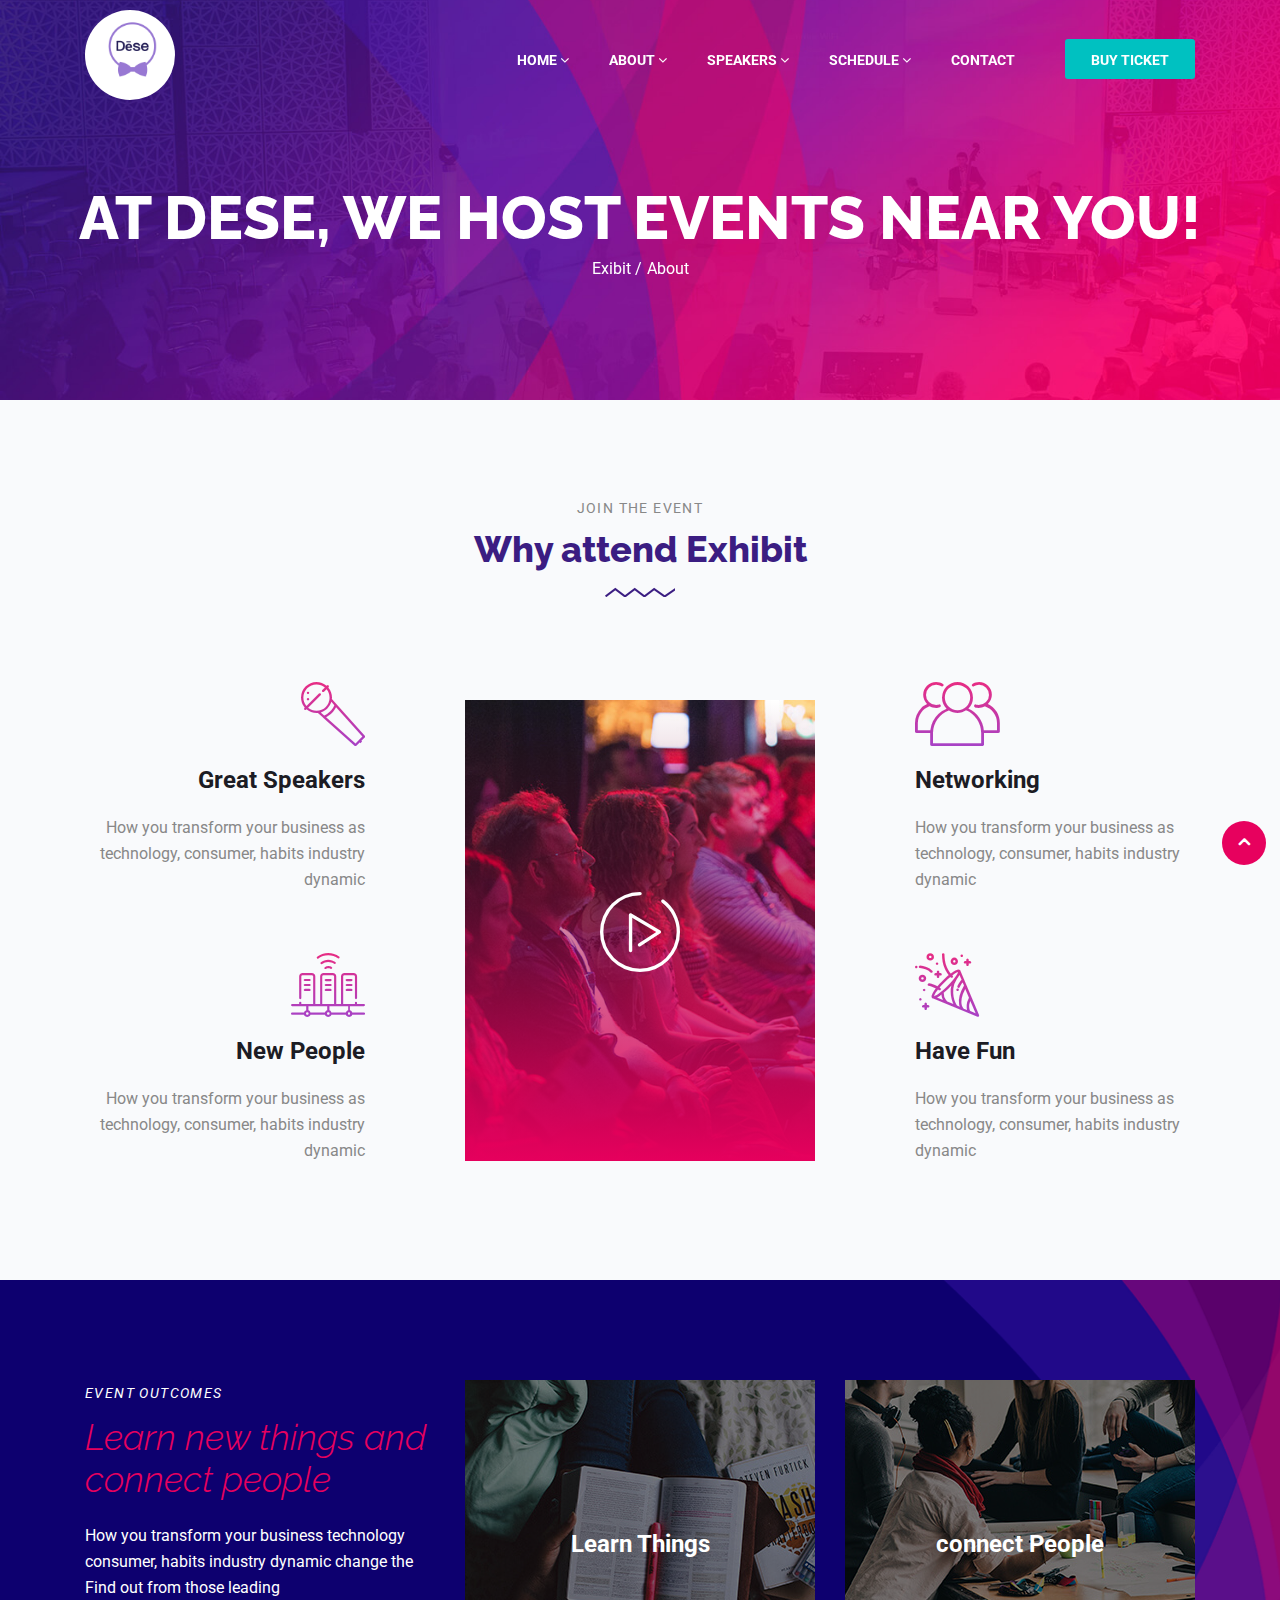
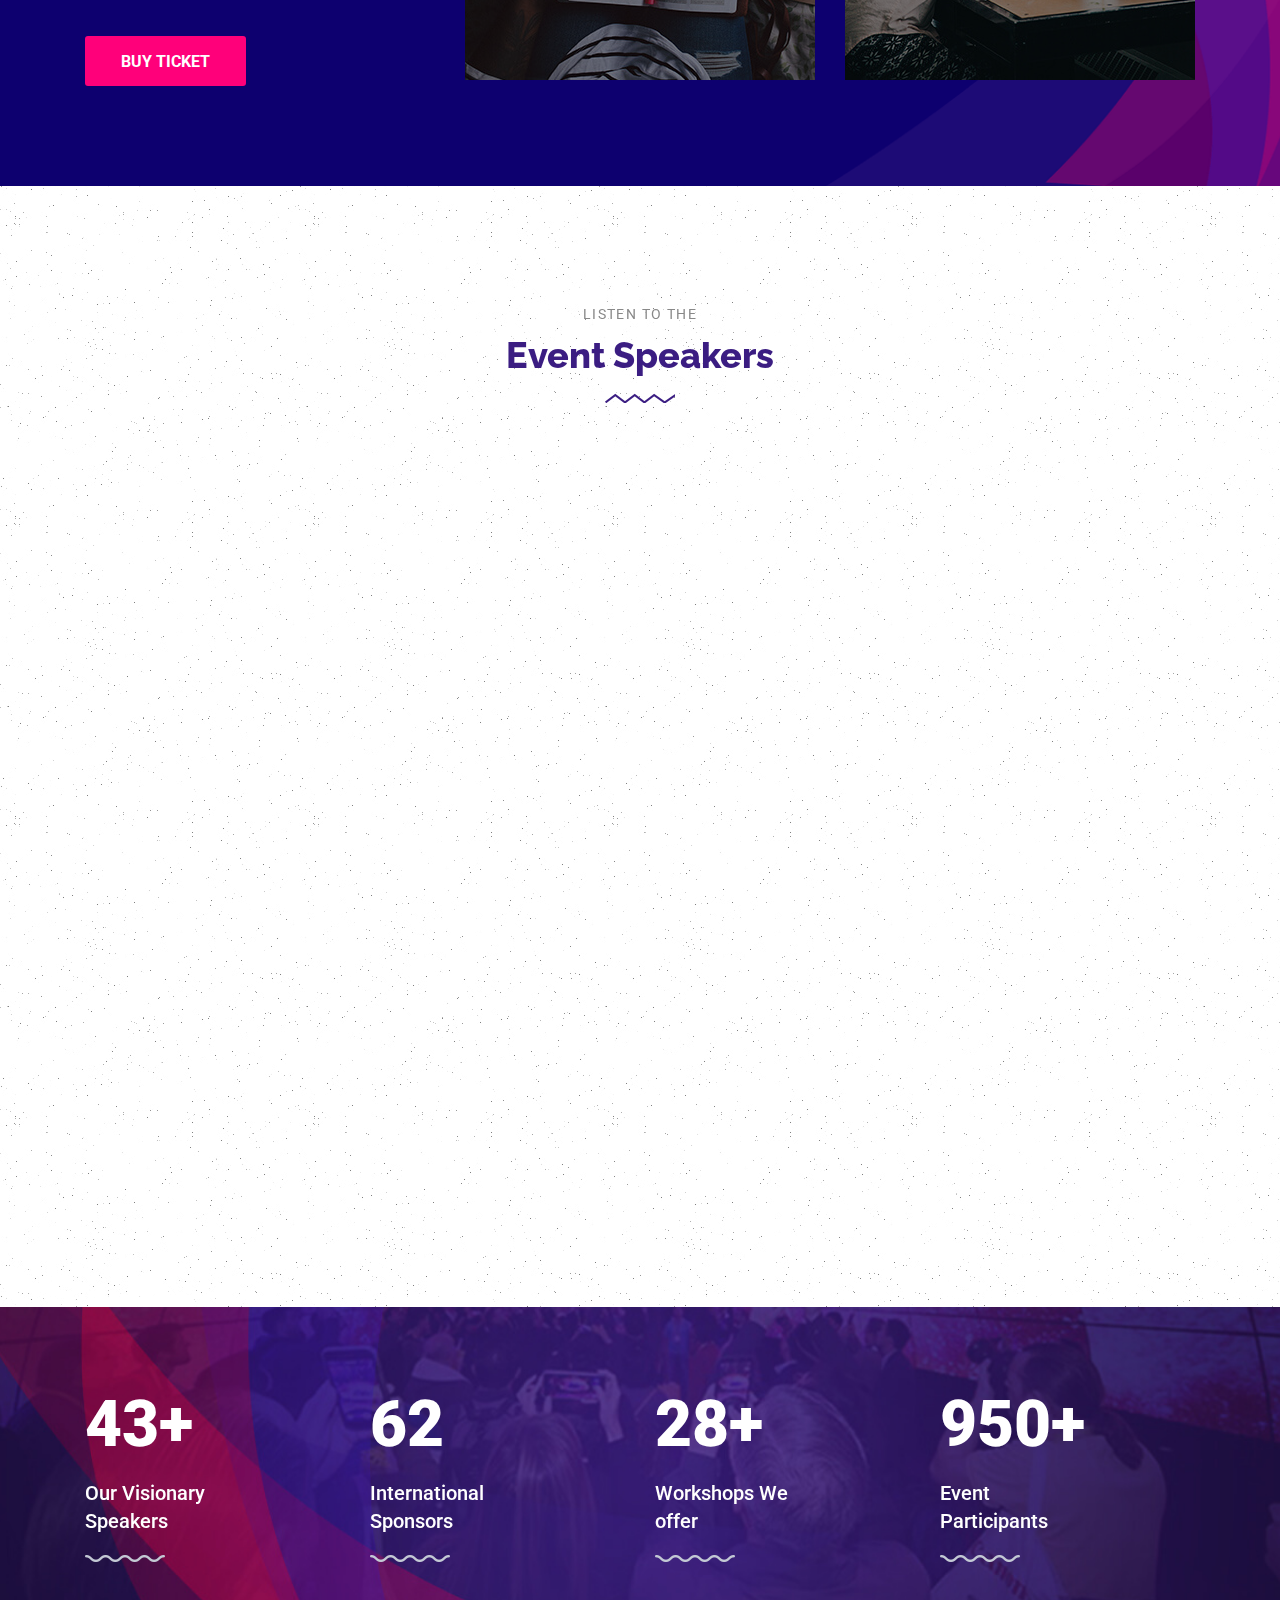
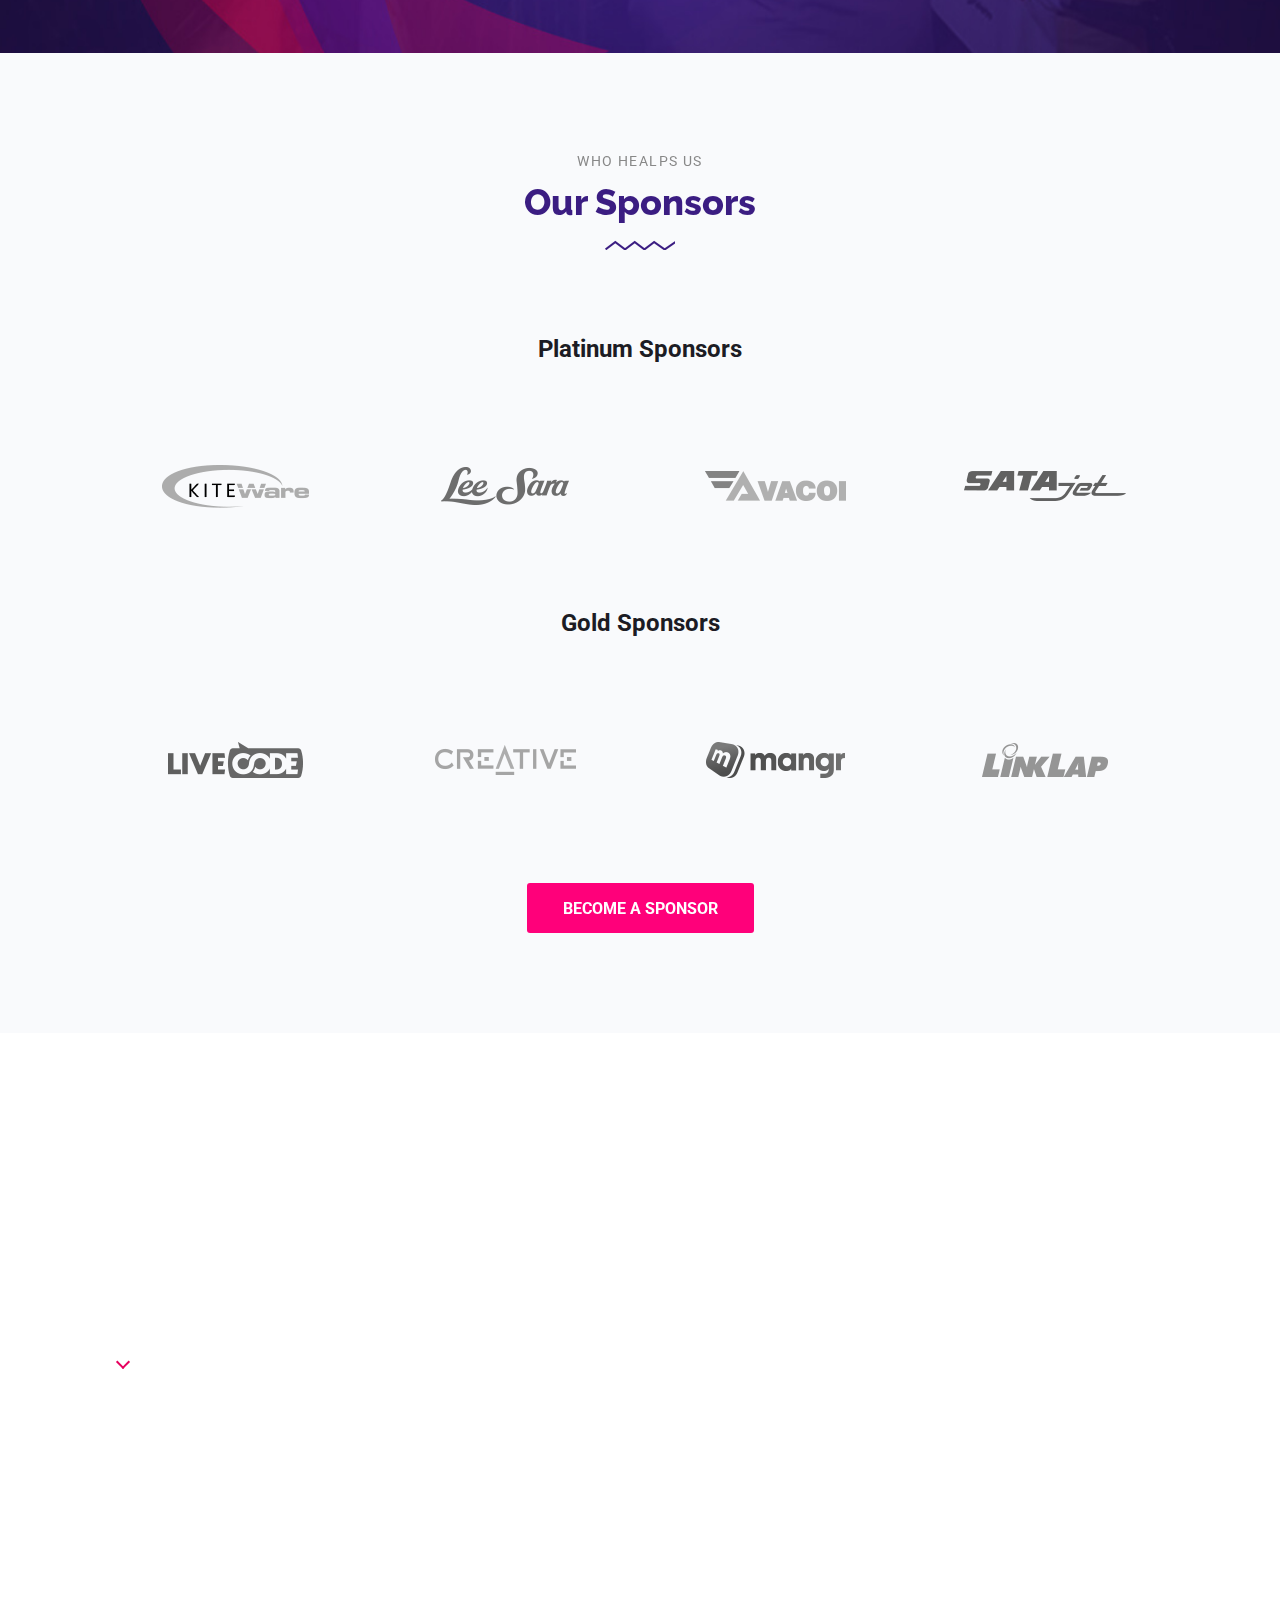
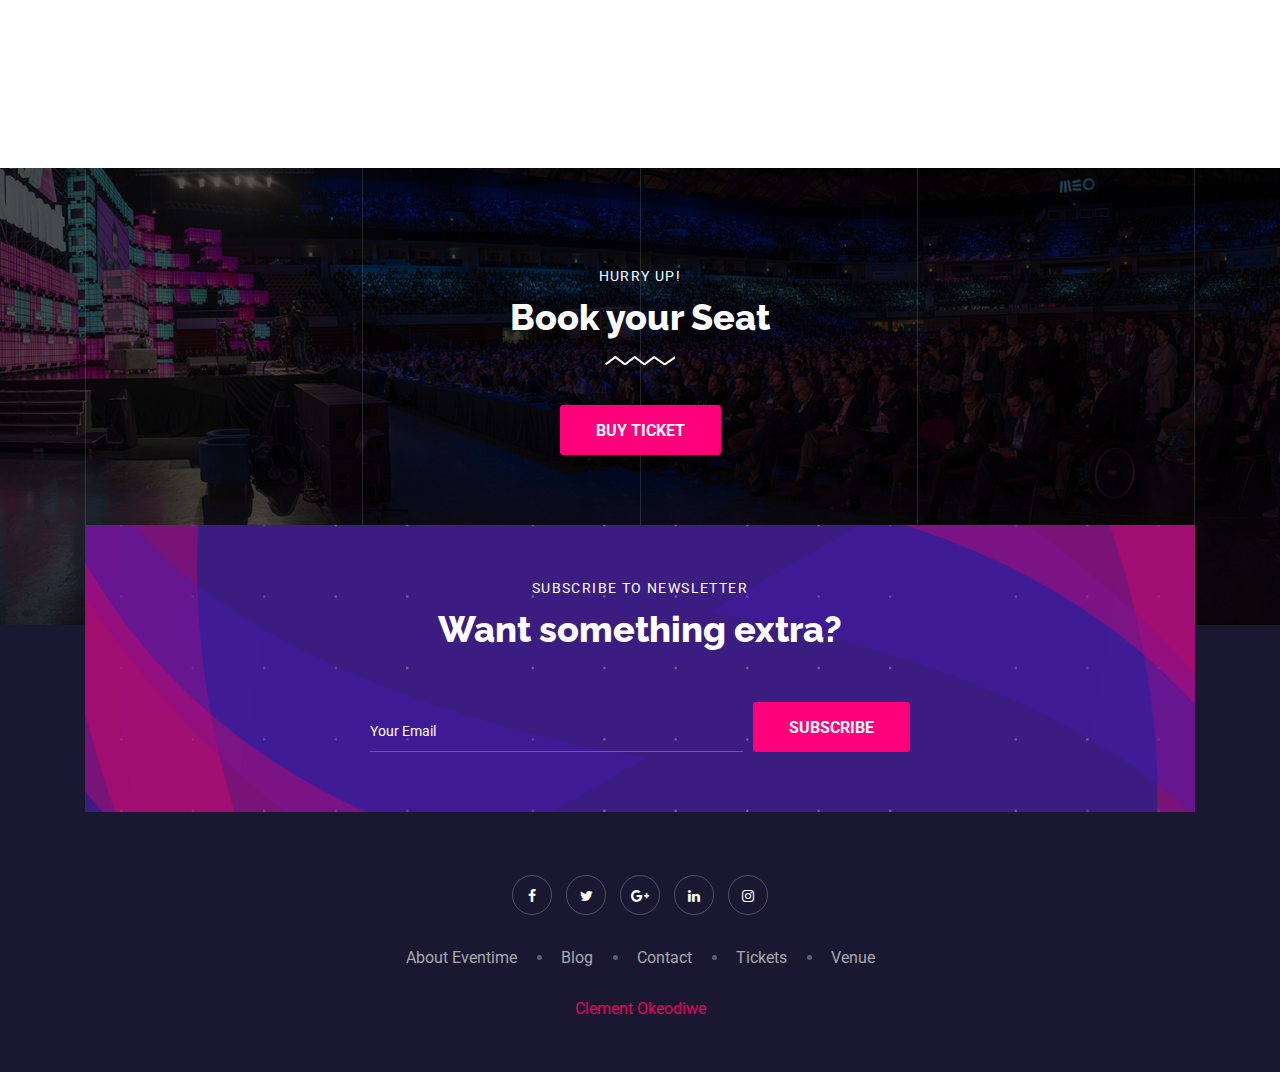
<file: about-us.html>
<!DOCTYPE html>
<html lang="en">


<!-- about-us15:53-->
<head>
	<!-- Basic Page Needs ================================================== -->
	<meta charset="utf-8">

	<!-- Mobile Specific Metas ================================================== -->
	<meta http-equiv="X-UA-Compatible" content="IE=edge">
	<meta name="viewport" content="width=device-width, initial-scale=1.0, user-scalable=0">

	<!-- Site Title -->
	<title>About || Dese</title>

	   <!-- CSS
         ================================================== -->
   <!-- Bootstrap -->
   <link rel="stylesheet" href="css/bootstrap.min.css">

   <!-- FontAwesome -->
   <link rel="stylesheet" href="css/font-awesome.min.css">
   <!-- Animation -->
   <link rel="stylesheet" href="css/animate.css">
   <!-- magnific -->
   <link rel="stylesheet" href="css/magnific-popup.css">
   <!-- carousel -->
   <link rel="stylesheet" href="css/owl.carousel.min.css">
   <!-- isotop -->
   <link rel="stylesheet" href="css/isotop.css">
   <!-- ico fonts -->
   <link rel="stylesheet" href="css/xsIcon.css">
   <!-- Template styles-->
   <link rel="stylesheet" href="css/style.css">
   <!-- Responsive styles-->
   <link rel="stylesheet" href="css/responsive.css">

	

</head>

<body>
	<div class="body-inner">
		<!-- Header start -->
		<header id="header" class="header header-transparent">
			<div class="container">
				<nav class="navbar navbar-expand-lg navbar-light">
					<!-- logo-->
					<a class="navbar-brand" href="index.html">
						<img id="image1" src="images/Dese2.png" alt="">
					</a>
					<button class="navbar-toggler" type="button" data-toggle="collapse" data-target="#navbarNavDropdown" aria-controls="navbarNavDropdown"
					 aria-expanded="false" aria-label="Toggle navigation">
					 <span class="navbar-toggler-icon"><i class="icon icon-menu"></i></span>
					</button>
					<div class="collapse navbar-collapse" id="navbarNavDropdown">
						<ul class="navbar-nav ml-auto">
							<li class="dropdown nav-item active">
								<a href="index.html" class="" data-toggle="dropdown">Home <i class="fa fa-angle-down"></i></a>
								<ul class="dropdown-menu" role="menu">
									<li><a href="index.html">Home One</a></li>
									<!-- <li><a href="index-3.html">Home Two</a></li>
                           <li><a href="index-4.html">Home Three</a></li>
                           <li><a href="index-5.html">Home Four</a></li>
                           <li><a href="index-6.html">Home Five</a></li> -->
                           
								</ul>
							</li>
							<li class="dropdown nav-item">
								<a href="#" class="" data-toggle="dropdown">About <i class="fa fa-angle-down"></i></a>
								<ul class="dropdown-menu" role="menu">
									<li><a href="about-us.html">About Us</a></li>
									<!-- <li><a href="gallery.html">Gallery</a></li>
									<li><a href="faq.html">FAQ</a></li>
									<li><a href="pricing.html">Pricing Table</a></li>
									<li><a href="sponsors-1.html">Sponsors</a></li>
									<li><a href="venue.html">Venue</a></li>
									<li><a href="404.html">Erro Page</a></li> -->
								</ul>
							</li>
							<li class="nav-item dropdown">
								<a href="#" class="" data-toggle="dropdown">Speakers <i class="fa fa-angle-down"></i></a>
								<ul class="dropdown-menu" role="menu">
									<li><a href="speakers-1.html">Speakers-1</a></li>
									<!-- <li><a href="speakers-2.html">Speakers-2</a></li> -->
								</ul>

							</li>
							<li class="nav-item dropdown">
								<a href="#" class="" data-toggle="dropdown">Schedule <i class="fa fa-angle-down"></i></a>
								<ul class="dropdown-menu" role="menu">
									<li><a href="schedule-list.html">Schedule List</a></li>
                           <!-- <li><a href="schedule-tab-1.html">Schedule Tab 1</a></li>
                           <li><a href="schedule-tab-2.html">Schedule Tab 2</a></li> -->
								</ul>
							</li>
							<!-- <li class="nav-item dropdown">
								<a href="#"> Blog <i class="fa fa-angle-down"></i></a>
								<ul class="dropdown-menu" role="menu">
									<li><a href="blog.html">Blog</a></li>
									<li><a href="news-single.html">Blog Details</a></li>
								</ul>
							</li> -->
							<li class="nav-item">
								<a href="contact.html">Contact</a>
							</li>
							<li class="header-ticket nav-item">
								<a class="ticket-btn btn" href="pricing.html"> Buy Ticket
								</a>
							</li>
						</ul>
					</div>
				</nav>
			</div><!-- container end-->
		</header>
		<!--/ Header end -->

		<div id="page-banner-area" class="page-banner-area" style="background-image:url(images/hero_area/banner_bg.jpg)">
			<!-- Subpage title start -->
			<div class="page-banner-title">
				<div class="text-center" >
					<h2>At Dese, we host events near you!</h2>
					<ol class="breadcrumb">
						<li>
							<a href="#">Exibit /</a>
						</li>
						<li>
							About
						</li>
					</ol>
				</div>
			</div><!-- Subpage title end -->
		</div><!-- Page Banner end -->

		<!-- ts intro start -->
		<section class="ts-about-intro section-bg">
			<div class="container">
				<div class="row">
					<div class="col-lg-12">
						<h2 class="section-title">
							<span>Join The Event</span>
							Why attend Exhibit
						</h2>
					</div><!-- section title end-->
				</div><!-- col end-->
				<div class="row">
					<div class="col-lg-4">
						<div class="about-intro-text text-right mb-60 mr-70">
							<i class="icon-speaker"></i>
							<h3 class="ts-title">Great Speakers</h3>
							<p>
								How you transform your business as technology, consumer, habits industry dynamic
							</p>
						</div><!-- single intro text end-->

						<div class="about-intro-text text-right mr-70">
							<i class="icon-netwrorking"></i>
							<h3 class="ts-title">New People</h3>
							<p>
								How you transform your business as technology, consumer, habits industry dynamic
							</p>
						</div><!-- single intro text end-->
						<div class="border-shap left"></div>
					</div><!-- col end-->
					<div class="col-lg-4 align-self-center">
						<div class="about-video">
							<img class="img-fluid" src="images/about/about_img.jpg" alt="">
							<a href="https://www.youtube.com/watch?v=Bey4XXJAqS8" class="video-btn ts-video-popup"><i class="icon icon-play"></i></a>
						</div><!-- entro video end-->
					</div><!-- col end-->
					<div class="col-lg-4">
						<div class="about-intro-text mb-60 ml-70">
							<i class="icon-people"></i>
							<h3 class="ts-title">Networking</h3>
							<p>
								How you transform your business as technology, consumer, habits industry dynamic
							</p>
						</div><!-- single intro text end-->

						<div class="about-intro-text ml-70">
							<i class="icon-fun"></i>
							<h3 class="ts-title">Have Fun</h3>
							<p>
								How you transform your business as technology, consumer, habits industry dynamic
							</p>
						</div><!-- single intro text end-->
						<div class="border-shap left"></div>
					</div><!-- col end-->
				</div><!-- row end-->
			</div><!-- container end-->
		</section>
		<!-- ts intro end-->

		<section class="ts-event-outcome">
			<div class="container">
				<div class="row">
					<div class="col-lg-4">
						<div class="">
							<div class="outcome-content ts-exp-content">
								<h2 class="column-title">
									<span>Event Outcomes</span>
									Learn new things and
									connect people
								</h2>
								<p class="text-white">
									How you transform your business technology consumer, habits industry dynamic change the Find
									out from those leading
								</p>
								<a href="#" class="btn">Buy Ticket</a>
							</div>
						</div>
					</div>
					<div class="col-lg-4">
						<div class="outcome-content">
							<div class="outcome-img overlay">
								<img class="" src="images/about/learn_img.jpg" alt="">
							</div>
							<h3 class="img-title text-white">Learn Things</h3>
						</div>
					</div>
					<div class="col-lg-4">
						<div class="outcome-content">
							<div class="outcome-img overlay">
								<img class="" src="images/about/connect_img.jpg" alt="">
							</div>
							<h3 class="img-title text-white">connect People</h3>
						</div>
					</div>

				</div>
			</div>
		</section>

		<!-- ts speaker start-->
		<section id="ts-speakers" class="ts-speakers" style="background-image:url(images/speakers/speaker_bg.png)">
			<div class="container">
				<div class="row">
					<div class="col-lg-8 mx-auto">
						<h2 class="section-title text-center">
							<span>Listen to the</span>
							Event Speakers
						</h2>
					</div><!-- col end-->
				</div><!-- row end-->
				<div class="row">
               <div class="col-lg-3 col-md-6 wow fadeInUp" data-wow-duration="1.5s" data-wow-delay="400ms">
                  <div class="ts-speaker">
                     <div class="speaker-img">
                        <img class="img-fluid" src="images/speakers/speaker1.jpg" alt="">
                        <a href="#popup_1" class="view-speaker ts-image-popup" data-effect="mfp-zoom-in">
                                    <i class="icon icon-plus"></i>
                                </a>
                     </div>
                     <div class="ts-speaker-info">
                        <h3 class="ts-title"><a href="#">Fredric Martinsson</a></h3>
                        <p>
                           Founder, Edilta
                        </p>
                     </div>
                  </div>
                  <!-- popup start-->
                  <div id="popup_1" class="container ts-speaker-popup mfp-hide">
                     <div class="row">
                        <div class="col-lg-6">
                           <div class="ts-speaker-popup-img">
                              <img src="images/speakers/speaker1.jpg" alt="">
                           </div>
                        </div><!-- col end-->
                        <div class="col-lg-6">
                           <div class="ts-speaker-popup-content">
                              <h3 class="ts-title">David Robert</h3>
                              <span class="speakder-designation">Cheif Architecture</span>
                              <img class="company-logo" src="images/sponsors/sponsor-6.png" alt="">
                              <p>
                                 World is committed to making participation in the event a harass ment free experience
                                 for everyone, regardless of level experience gender, gender identity and expression
                              </p>
                              <h4 class="session-name">
                                 Sessions by David
                              </h4>
                              <div class="row">
                                 <div class="col-lg-6">
                                    <div class="speaker-session-info">
                                       <h4>Day 1</h4>
                                       <span>
                                                   10.30 - 11.30 am
                                             </span>
                                       <p>
                                          Marketing Matters
                                       </p>
                                    </div>
                                 </div>
                                 <div class="col-lg-6">
                                    <div class="speaker-session-info">
                                       <h4>Day 1</h4>
                                       <span>
                                                      10.30 - 11.30 am
                                                </span>
                                       <p>
                                          Marketing Matters
                                       </p>
                                    </div>
                                 </div>
                              </div>
                              <div class="ts-speakers-social">
                                 <a href="#"><i class="fa fa-facebook"></i></a>
                                 <a href="#"><i class="fa fa-twitter"></i></a>
                                 <a href="#"><i class="fa fa-instagram"></i></a>
                                 <a href="#"><i class="fa fa-google-plus"></i></a>
                                 <a href="#"><i class="fa fa-linkedin"></i></a>
                              </div>
                           </div><!-- ts-speaker-popup-content end-->
                        </div><!-- col end-->
                     </div><!-- row end-->
                  </div><!-- popup end-->
               </div> <!-- col end-->
               <div class="col-lg-3 col-md-6 wow fadeInUp" data-wow-duration="1.5s" data-wow-delay="500ms">
                  <div class="ts-speaker">
                     <div class="speaker-img">
                        <img class="img-fluid" src="images/speakers/speaker2.jpg" alt="">
                        <a href="#popup_2"  class="view-speaker ts-image-popup" data-effect="mfp-zoom-in">
                                    <i class="icon icon-plus"></i>
                                </a>
                     </div>
                     <div class="ts-speaker-info">
                        <h3 class="ts-title"><a href="#">Melisa Lundryn</a></h3>
                        <p>
                           Lead Designer, Payol
                        </p>
                     </div>
                  </div>
                  <!-- popup start-->
                  <div id="popup_2" class="container ts-speaker-popup mfp-hide">
                     <div class="row">
                        <div class="col-lg-6">
                           <div class="ts-speaker-popup-img">
                              <img src="images/speakers/speaker2.jpg" alt="">
                           </div>
                        </div><!-- col end-->
                        <div class="col-lg-6">
                           <div class="ts-speaker-popup-content">
                              <h3 class="ts-title">David Robert</h3>
                              <span class="speakder-designation">Cheif Architecture</span>
                              <img class="company-logo" src="images/sponsors/sponsor-6.png" alt="">
                              <p>
                                 World is committed to making participation in the event a harass ment free experience
                                 for everyone, regardless of level experience gender, gender identity and expression
                              </p>
                              <h4 class="session-name">
                                 Sessions by David
                              </h4>
                              <div class="row">
                                 <div class="col-lg-6">
                                    <div class="speaker-session-info">
                                       <h4>Day 1</h4>
                                       <span>
                                                         10.30 - 11.30 am
                                                   </span>
                                       <p>
                                          Marketing Matters
                                       </p>
                                    </div>
                                 </div>
                                 <div class="col-lg-6">
                                    <div class="speaker-session-info">
                                       <h4>Day 1</h4>
                                       <span>
                                                            10.30 - 11.30 am
                                                      </span>
                                       <p>
                                          Marketing Matters
                                       </p>
                                    </div>
                                 </div>
                              </div>
                              <div class="ts-speakers-social">
                                 <a href="#"><i class="fa fa-facebook"></i></a>
                                 <a href="#"><i class="fa fa-twitter"></i></a>
                                 <a href="#"><i class="fa fa-instagram"></i></a>
                                 <a href="#"><i class="fa fa-google-plus"></i></a>
                                 <a href="#"><i class="fa fa-linkedin"></i></a>
                              </div>
                           </div><!-- ts-speaker-popup-content end-->
                        </div><!-- col end-->
                     </div><!-- row end-->
                  </div><!-- popup end-->
               </div> <!-- col end-->
               <div class="col-lg-3 col-md-6 wow fadeInUp" data-wow-duration="1.5s" data-wow-delay="600ms">
                  <div class="ts-speaker">
                     <div class="speaker-img">
                        <img class="img-fluid" src="images/speakers/speaker3.jpg" alt="">
                        <a href="#popup_3" class="view-speaker ts-image-popup" data-effect="mfp-zoom-in">
                                    <i class="icon icon-plus"></i>
                                </a>
                     </div>
                     <div class="ts-speaker-info">
                        <h3 class="ts-title"><a href="#">Agaton Johnsson</a></h3>
                        <p>
                           Developer Expert
                        </p>
                     </div>
                  </div>
                  <!-- popup start-->
                  <div id="popup_3" class="container ts-speaker-popup mfp-hide">
                     <div class="row">
                        <div class="col-lg-6">
                           <div class="ts-speaker-popup-img">
                              <img src="images/speakers/speaker3.jpg" alt="">
                           </div>
                        </div><!-- col end-->
                        <div class="col-lg-6">
                           <div class="ts-speaker-popup-content">
                              <h3 class="ts-title">David Robert</h3>
                              <span class="speakder-designation">Cheif Architecture</span>
                              <img class="company-logo" src="images/sponsors/sponsor-6.png" alt="">
                              <p>
                                 World is committed to making participation in the event a harass ment free experience
                                 for everyone, regardless of level experience gender, gender identity and expression
                              </p>
                              <h4 class="session-name">
                                 Sessions by David
                              </h4>
                              <div class="row">
                                 <div class="col-lg-6">
                                    <div class="speaker-session-info">
                                       <h4>Day 1</h4>
                                       <span>
                                                         10.30 - 11.30 am
                                                   </span>
                                       <p>
                                          Marketing Matters
                                       </p>
                                    </div>
                                 </div>
                                 <div class="col-lg-6">
                                    <div class="speaker-session-info">
                                       <h4>Day 1</h4>
                                       <span>
                                                            10.30 - 11.30 am
                                                      </span>
                                       <p>
                                          Marketing Matters
                                       </p>
                                    </div>
                                 </div>
                              </div>
                              <div class="ts-speakers-social">
                                 <a href="#"><i class="fa fa-facebook"></i></a>
                                 <a href="#"><i class="fa fa-twitter"></i></a>
                                 <a href="#"><i class="fa fa-instagram"></i></a>
                                 <a href="#"><i class="fa fa-google-plus"></i></a>
                                 <a href="#"><i class="fa fa-linkedin"></i></a>
                              </div>
                           </div><!-- ts-speaker-popup-content end-->
                        </div><!-- col end-->
                     </div><!-- row end-->
                  </div><!-- popup end-->
               </div> <!-- col end-->
               <div class="col-lg-3 col-md-6 wow fadeInUp" data-wow-duration="1.5s" data-wow-delay="700ms">
                  <div class="ts-speaker">
                     <div class="speaker-img">
                        <img class="img-fluid" src="images/speakers/speaker4.jpg" alt="">
                        <a href="#popup_4" class="view-speaker ts-image-popup" data-effect="mfp-zoom-in">
                                    <i class="icon icon-plus"></i>
                                </a>
                     </div>
                     <div class="ts-speaker-info">
                        <h3 class="ts-title"><a href="#">Rebecca Henrikon</a></h3>
                        <p>
                           Founder, Cards
                        </p>
                     </div>
                  </div>
                  <!-- popup start-->
                  <div id="popup_4" class="container ts-speaker-popup mfp-hide">
                     <div class="row">
                        <div class="col-lg-6">
                           <div class="ts-speaker-popup-img">
                              <img src="images/speakers/speaker4.jpg" alt="">
                           </div>
                        </div><!-- col end-->
                        <div class="col-lg-6">
                           <div class="ts-speaker-popup-content">
                              <h3 class="ts-title">David Robert</h3>
                              <span class="speakder-designation">Cheif Architecture</span>
                              <img class="company-logo" src="images/sponsors/sponsor-6.png" alt="">
                              <p>
                                 World is committed to making participation in the event a harass ment free experience
                                 for everyone, regardless of level experience gender, gender identity and expression
                              </p>
                              <h4 class="session-name">
                                 Sessions by David
                              </h4>
                              <div class="row">
                                 <div class="col-lg-6">
                                    <div class="speaker-session-info">
                                       <h4>Day 1</h4>
                                       <span>
                                                         10.30 - 11.30 am
                                                   </span>
                                       <p>
                                          Marketing Matters
                                       </p>
                                    </div>
                                 </div>
                                 <div class="col-lg-6">
                                    <div class="speaker-session-info">
                                       <h4>Day 1</h4>
                                       <span>
                                                            10.30 - 11.30 am
                                                      </span>
                                       <p>
                                          Marketing Matters
                                       </p>
                                    </div>
                                 </div>
                              </div>
                              <div class="ts-speakers-social">
                                 <a href="#"><i class="fa fa-facebook"></i></a>
                                 <a href="#"><i class="fa fa-twitter"></i></a>
                                 <a href="#"><i class="fa fa-instagram"></i></a>
                                 <a href="#"><i class="fa fa-google-plus"></i></a>
                                 <a href="#"><i class="fa fa-linkedin"></i></a>
                              </div>
                           </div><!-- ts-speaker-popup-content end-->
                        </div><!-- col end-->
                     </div><!-- row end-->
                  </div><!-- popup end-->
               </div> <!-- col end-->
               <div class="col-lg-3 col-md-6 wow fadeInUp" data-wow-duration="1.5s" data-wow-delay="800ms">
                  <div class="ts-speaker">
                     <div class="speaker-img">
                        <img class="img-fluid" src="images/speakers/speaker5.jpg" alt="">
                        <a href="#popup_5" class="view-speaker  ts-image-popup" data-effect="mfp-zoom-in">
                                    <i class="icon icon-plus"></i>
                                </a>
                     </div>
                     <div class="ts-speaker-info">
                        <h3 class="ts-title"><a href="#">Fredric Martinsson</a></h3>
                        <p>
                           Founder, Edilta
                        </p>
                     </div>
                  </div>
                  <!-- popup start-->
                  <div id="popup_5" class="container ts-speaker-popup mfp-hide">
                     <div class="row">
                        <div class="col-lg-6">
                           <div class="ts-speaker-popup-img">
                              <img src="images/speakers/speaker5.jpg" alt="">
                           </div>
                        </div><!-- col end-->
                        <div class="col-lg-6">
                           <div class="ts-speaker-popup-content">
                              <h3 class="ts-title">David Robert</h3>
                              <span class="speakder-designation">Cheif Architecture</span>
                              <img class="company-logo" src="images/sponsors/sponsor-6.png" alt="">
                              <p>
                                 World is committed to making participation in the event a harass ment free experience
                                 for everyone, regardless of level experience gender, gender identity and expression
                              </p>
                              <h4 class="session-name">
                                 Sessions by David
                              </h4>
                              <div class="row">
                                 <div class="col-lg-6">
                                    <div class="speaker-session-info">
                                       <h4>Day 1</h4>
                                       <span>
                                                         10.30 - 11.30 am
                                                   </span>
                                       <p>
                                          Marketing Matters
                                       </p>
                                    </div>
                                 </div>
                                 <div class="col-lg-6">
                                    <div class="speaker-session-info">
                                       <h4>Day 1</h4>
                                       <span>
                                                            10.30 - 11.30 am
                                                      </span>
                                       <p>
                                          Marketing Matters
                                       </p>
                                    </div>
                                 </div>
                              </div>
                              <div class="ts-speakers-social">
                                 <a href="#"><i class="fa fa-facebook"></i></a>
                                 <a href="#"><i class="fa fa-twitter"></i></a>
                                 <a href="#"><i class="fa fa-instagram"></i></a>
                                 <a href="#"><i class="fa fa-google-plus"></i></a>
                                 <a href="#"><i class="fa fa-linkedin"></i></a>
                              </div>
                           </div><!-- ts-speaker-popup-content end-->
                        </div><!-- col end-->
                     </div><!-- row end-->
                  </div><!-- popup end-->
               </div> <!-- col end-->
               <div class="col-lg-3 col-md-6 wow fadeInUp" data-wow-duration="1.5s" data-wow-delay="900ms">
                  <div class="ts-speaker">
                     <div class="speaker-img">
                        <img class="img-fluid" src="images/speakers/speaker6.jpg" alt="">
                        <a href="#popup_6" class="view-speaker ts-image-popup" data-effect="mfp-zoom-in">
                                    <i class="icon icon-plus"></i>
                                </a>
                     </div>
                     <div class="ts-speaker-info">
                        <h3 class="ts-title"><a href="#">Lundryn Melisa </a></h3>
                        <p>
                           Lead Designer, Payol
                        </p>
                     </div>
                  </div>
                  <!-- popup start-->
                  <div id="popup_6" class="container ts-speaker-popup mfp-hide">
                     <div class="row">
                        <div class="col-lg-6">
                           <div class="ts-speaker-popup-img">
                              <img src="images/speakers/speaker1.jpg" alt="">
                           </div>
                        </div><!-- col end-->
                        <div class="col-lg-6">
                           <div class="ts-speaker-popup-content">
                              <h3 class="ts-title">David Robert</h3>
                              <span class="speakder-designation">Cheif Architecture</span>
                              <img class="company-logo" src="images/sponsors/sponsor-6.png" alt="">
                              <p>
                                 World is committed to making participation in the event a harass ment free experience
                                 for everyone, regardless of level experience gender, gender identity and expression
                              </p>
                              <h4 class="session-name">
                                 Sessions by David
                              </h4>
                              <div class="row">
                                 <div class="col-lg-6">
                                    <div class="speaker-session-info">
                                       <h4>Day 1</h4>
                                       <span>
                                                         10.30 - 11.30 am
                                                   </span>
                                       <p>
                                          Marketing Matters
                                       </p>
                                    </div>
                                 </div>
                                 <div class="col-lg-6">
                                    <div class="speaker-session-info">
                                       <h4>Day 1</h4>
                                       <span>
                                                            10.30 - 11.30 am
                                                      </span>
                                       <p>
                                          Marketing Matters
                                       </p>
                                    </div>
                                 </div>
                              </div>
                              <div class="ts-speakers-social">
                                 <a href="#"><i class="fa fa-facebook"></i></a>
                                 <a href="#"><i class="fa fa-twitter"></i></a>
                                 <a href="#"><i class="fa fa-instagram"></i></a>
                                 <a href="#"><i class="fa fa-google-plus"></i></a>
                                 <a href="#"><i class="fa fa-linkedin"></i></a>
                              </div>
                           </div><!-- ts-speaker-popup-content end-->
                        </div><!-- col end-->
                     </div><!-- row end-->
                  </div><!-- popup end-->
               </div> <!-- col end-->
               <div class="col-lg-3 col-md-6 wow fadeInUp" data-wow-duration="1.5s" data-wow-delay="1000ms">
                  <div class="ts-speaker">
                     <div class="speaker-img">
                        <img class="img-fluid" src="images/speakers/speaker7.jpg" alt="">
                        <a href="#popup_7" class="view-speaker ts-image-popup" data-effect="mfp-zoom-in">
									<i class="icon icon-plus"></i>
								</a>
                     </div>
                     <div class="ts-speaker-info">
                        <h3 class="ts-title"><a href="#">Johnsson Agaton </a></h3>
                        <p>
                           Developer Expert
                        </p>
                     </div>
                  </div>
                  <!-- popup start-->
                  <div id="popup_7" class="container ts-speaker-popup mfp-hide">
                     <div class="row">
                        <div class="col-lg-6">
                           <div class="ts-speaker-popup-img">
                              <img src="images/speakers/speaker7.jpg" alt="">
                           </div>
                        </div><!-- col end-->
                        <div class="col-lg-6">
                           <div class="ts-speaker-popup-content">
                              <h3 class="ts-title">David Robert</h3>
                              <span class="speakder-designation">Cheif Architecture</span>
                              <img class="company-logo" src="images/sponsors/sponsor-6.png" alt="">
                              <p>
                                 World is committed to making participation in the event a harass ment free experience
                                 for everyone, regardless of level experience gender, gender identity and expression
                              </p>
                              <h4 class="session-name">
                                 Sessions by David
                              </h4>
                              <div class="row">
                                 <div class="col-lg-6">
                                    <div class="speaker-session-info">
                                       <h4>Day 1</h4>
                                       <span>
                                                         10.30 - 11.30 am
                                                   </span>
                                       <p>
                                          Marketing Matters
                                       </p>
                                    </div>
                                 </div>
                                 <div class="col-lg-6">
                                    <div class="speaker-session-info">
                                       <h4>Day 1</h4>
                                       <span>
                                                            10.30 - 11.30 am
                                                      </span>
                                       <p>
                                          Marketing Matters
                                       </p>
                                    </div>
                                 </div>
                              </div>
                              <div class="ts-speakers-social">
                                 <a href="#"><i class="fa fa-facebook"></i></a>
                                 <a href="#"><i class="fa fa-twitter"></i></a>
                                 <a href="#"><i class="fa fa-instagram"></i></a>
                                 <a href="#"><i class="fa fa-google-plus"></i></a>
                                 <a href="#"><i class="fa fa-linkedin"></i></a>
                              </div>
                           </div><!-- ts-speaker-popup-content end-->
                        </div><!-- col end-->
                     </div><!-- row end-->
                  </div><!-- popup end-->
               </div> <!-- col end-->

               <div class="col-lg-3 col-md-6 wow fadeInUp" data-wow-duration="1.5s" data-wow-delay="1100ms">
                  <div class="ts-speaker">
                     <div class="speaker-img">
                        <img class="img-fluid" src="images/speakers/speaker8.jpg" alt="">
                        <a href="#popup_8" class="view-speaker ts-image-popup" data-effect="mfp-zoom-in">
                                    <i class="icon icon-plus"></i>
                                </a>
                     </div>
                     <div class="ts-speaker-info">
                        <h3 class="ts-title"><a href="#">Henrikon Rebecca </a></h3>
                        <p>
                           Founder, Cards
                        </p>
                     </div>
                  </div>
                  <!-- popup start-->
                  <div id="popup_8" class="container ts-speaker-popup mfp-hide">
                     <div class="row">
                        <div class="col-lg-6">
                           <div class="ts-speaker-popup-img">
                              <img src="images/speakers/speaker8.jpg" alt="">
                           </div>
                        </div><!-- col end-->
                        <div class="col-lg-6">
                           <div class="ts-speaker-popup-content">
                              <h3 class="ts-title">David Robert</h3>
                              <span class="speakder-designation">Cheif Architecture</span>
                              <img class="company-logo" src="images/sponsors/sponsor-6.png" alt="">
                              <p>
                                 World is committed to making participation in the event a harass ment free experience
                                 for everyone, regardless of level experience gender, gender identity and expression
                              </p>
                              <h4 class="session-name">
                                 Sessions by David
                              </h4>
                              <div class="row">
                                 <div class="col-lg-6">
                                    <div class="speaker-session-info">
                                       <h4>Day 1</h4>
                                       <span>
                                                         10.30 - 11.30 am
                                                   </span>
                                       <p>
                                          Marketing Matters
                                       </p>
                                    </div>
                                 </div>
                                 <div class="col-lg-6">
                                    <div class="speaker-session-info">
                                       <h4>Day 1</h4>
                                       <span>
                                                            10.30 - 11.30 am
                                                      </span>
                                       <p>
                                          Marketing Matters
                                       </p>
                                    </div>
                                 </div>
                              </div>
                              <div class="ts-speakers-social">
                                 <a href="#"><i class="fa fa-facebook"></i></a>
                                 <a href="#"><i class="fa fa-twitter"></i></a>
                                 <a href="#"><i class="fa fa-instagram"></i></a>
                                 <a href="#"><i class="fa fa-google-plus"></i></a>
                                 <a href="#"><i class="fa fa-linkedin"></i></a>
                              </div>
                           </div><!-- ts-speaker-popup-content end-->
                        </div><!-- col end-->
                     </div><!-- row end-->
                  </div><!-- popup end-->
               </div> <!-- col end-->
            </div><!-- row end-->
			</div><!-- container end-->

			<!-- shap img-->
			<!-- <div class="speaker-shap">
			<img class="shap1" src="images/shap/home_speaker_memphis1.png" alt="">
			<img class="shap2" src="images/shap/home_speaker_memphis2.png" alt="">
			<img class="shap3" src="images/shap/home_speaker_memphis3.png" alt="">
		</div> -->
			<!-- shap img end-->
		</section>
		<!-- ts speaker end-->

		<section class="ts-funfact" style="background-image: url(images/funfact_bg.jpg)">
			<div class="container">
				<div class="row">
					<div class="col-lg-3 col-md-6">
						<div class="ts-single-funfact">
							<h3 class="funfact-num"><span class="counterUp" data-counter="43">43</span>+</h3>
							<h4 class="funfact-title">Our Visionary
								Speakers</h4>
						</div>
					</div><!-- col end-->
					<div class="col-lg-3 col-md-6">
						<div class="ts-single-funfact">
							<h3 class="funfact-num"><span class="counterUp" data-counter="62">62</span></h3>
							<h4 class="funfact-title">International Sponsors</h4>
						</div>
					</div><!-- col end-->
					<div class="col-lg-3 col-md-6">
						<div class="ts-single-funfact">
							<h3 class="funfact-num"><span class="counterUp" data-counter="28">28</span>+</h3>
							<h4 class="funfact-title">Workshops
								We offer</h4>
						</div>
					</div><!-- col end-->
					<div class="col-lg-3 col-md-6">
						<div class="ts-single-funfact">
							<h3 class="funfact-num"><span class="counterUp" data-counter="950">950</span>+</h3>
							<h4 class="funfact-title">Event
								Participants</h4>
						</div>
					</div><!-- col end-->
				</div><!-- row end-->
			</div><!-- container end-->
		</section>

		<section id="ts-sponsors" class="ts-sponsors section-bg">
			<div class="container">
				<div class="row text-center">
					<div class="col-lg-12 mx-auto">
						<h2 class="section-title text-center">
							<span>Who Healps us</span>
							Our Sponsors
						</h2>
					</div>
				</div>
				<!--/ Title row end -->
				<div class="sponsors-wrap">
					<h3 class="sponsor-title text-center">Platinum Sponsors</h3>
					<div class="row sponsor-padding text-center">
						<div class="col-lg-3">
							<a href="#" class="sponsors-logo">
								<img class="img-fluid" src="images/sponsors/sponsor-1.png" alt="" />
							</a>
						</div>
						<!-- Col 1 end -->
						<div class="col-lg-3">
							<a href="#" class="sponsors-logo">
								<img class="img-fluid" src="images/sponsors/sponsor-2.png" alt="" />
							</a>
						</div>
						<!-- Col 2 end -->
						<div class="col-lg-3">
							<a href="#" class="sponsors-logo">
								<img class="img-fluid" src="images/sponsors/sponsor-3.png" alt="" />
							</a>
						</div>
						<!-- Col 3 end -->
						<div class="col-lg-3">
							<a href="#" class="sponsors-logo">
								<img class="img-fluid" src="images/sponsors/sponsor-4.png" alt="" />
							</a>
						</div>
						<!-- Col 3 end -->
					</div>
				</div>

				<!--/ Content row 1 end -->

				<div class="sponsors-wrap">
					<h3 class="sponsor-title text-center">Gold Sponsors</h3>
					<div class="row sponsor-padding text-center">
						<div class="col-lg-3">
							<a href="#" class="sponsors-logo">
								<img class="img-fluid" src="images/sponsors/sponsor-5.png" alt="" />
							</a>
						</div>
						<!-- Col 1 end -->
						<div class="col-lg-3">
							<a href="#" class="sponsors-logo">
								<img class="img-fluid" src="images/sponsors/sponsor-6.png" alt="" />
							</a>
						</div>
						<!-- Col 2 end -->
						<div class="col-lg-3">
							<a href="#" class="sponsors-logo">
								<img class="img-fluid" src="images/sponsors/sponsor-7.png" alt="" />
							</a>
						</div>
						<!-- Col 3 end -->
						<div class="col-lg-3">
							<a href="#" class="sponsors-logo">
								<img class="img-fluid" src="images/sponsors/sponsor-8.png" alt="" />
							</a>
						</div>
						<!-- Col 3 end -->
					</div>
				</div>

				<!--/ Content row 2 end -->


				<div class="row">
					<div class="col-lg-12 mx-auto">
						<div class="general-btn text-center">
							<a class="btn" href="#">Become A Sponsor</a>
						</div>
					</div>
				</div>
				<!--/ Content row 3 end -->
			</div>
			<!--/ Container end -->
		</section>
		<!-- Sponsors end -->

      <!-- ts map direction start-->
      <section class="ts-map-direction wow fadeInUp" data-wow-duration="1.5s" data-wow-delay="400ms">
         <div class="container">
            <div class="row">
               <div class="col-lg-5">
                  <h2 class="column-title">
                     <span>Reach us</span>
                     Get Direction to the
                     Event Hall
                  </h2>

                  <div class="ts-map-tabs">
                     <ul class="nav" role="tablist">
                        <li class="nav-item">
                           <a class="nav-link active" href="#profile" role="tab" data-toggle="tab">Venue</a>
                        </li>
                        <li class="nav-item">
                           <a class="nav-link" href="#buzz" role="tab" data-toggle="tab">Time</a>
                        </li>
                        <li class="nav-item">
                           <a class="nav-link" href="#references" role="tab" data-toggle="tab">How to get there</a>
                        </li>
                     </ul>

                     <!-- Tab panes -->
                     <div class="tab-content direction-tabs">
                        <div role="tabpanel" class="tab-pane active" id="profile">
                           <div class="direction-tabs-content">
                              <h3>Brighton Waterfront Hotel, Brighton, London</h3>
                              <p class="derecttion-vanue">
                                 1Hd- 50, 010 Avenue, NY 90001<br/>
                                    United States
                              </p>
                                 <div class="row">
                                    <div class="col-md-6">
                                       <div class="contact-info-box">
                                          <h3>Tickets info </h3>
                                          <p><strong>Name:</strong> Ronaldo König</p>
                                          <p><strong>Phone:</strong> 009-215-5595</p>
                                          <p><strong>Email: </strong> info@example.com</p>
                                       </div>

                                    </div>
                                    <div class="col-md-6">
                                       <div class="contact-info-box">
                                          <h3>Programme Details </h3>
                                          <p><strong>Name:</strong> Ronaldo König</p>
                                          <p><strong>Phone:</strong> 009-215-5595</p>
                                          <p><strong>Email: </strong> info@example.com</p>
                                       </div>
                                    </div>
                                 </div><!-- row end-->
                           </div><!-- direction tabs end-->
                        </div><!-- tab pane end-->
                        <div role="tabpanel" class="tab-pane fade" id="buzz">
                           <div class="direction-tabs-content">
                              <h3>Brighton Waterfront Hotel, Brighton, London</h3>
                              <p class="derecttion-vanue">
                                 1Hd- 50, 010 Avenue, NY 90001<br/>
                                          United States
                                    </p>
                                 <div class="row">
                                    <div class="col-md-6">
                                       <div class="contact-info-box">
                                          <h3>Tickets info </h3>
                                          <p><strong>Name:</strong> Ronaldo König</p>
                                          <p><strong>Phone:</strong> 009-215-5595</p>
                                          <p><strong>Email: </strong> info@example.com</p>
                                       </div>

                                    </div>
                                    <div class="col-md-6">
                                       <div class="contact-info-box">
                                          <h3>Programme Details </h3>
                                          <p><strong>Name:</strong> Ronaldo König</p>
                                          <p><strong>Phone:</strong> 009-215-5595</p>
                                          <p><strong>Email: </strong> info@example.com</p>
                                       </div>
                                    </div>
                                 </div><!-- row end-->
                           </div><!-- direction tabs end-->
                        </div>
                        <div role="tabpanel" class="tab-pane fade" id="references">
                           <div class="direction-tabs-content">
                              <h3>Brighton Waterfront Hotel, Brighton, London</h3>
                              <p class="derecttion-vanue">
                                 1Hd- 50, 010 Avenue, NY 90001<br/>
                                          United States
                                    </p>
                                 <div class="row">
                                    <div class="col-md-6">
                                       <div class="contact-info-box">
                                          <h3>Tickets info </h3>
                                          <p><strong>Name:</strong> Ronaldo König</p>
                                          <p><strong>Phone:</strong> 009-215-5595</p>
                                          <p><strong>Email: </strong> info@example.com</p>
                                       </div>

                                    </div>
                                    <div class="col-md-6">
                                       <div class="contact-info-box">
                                          <h3>Programme Details </h3>
                                          <p><strong>Name:</strong> Ronaldo König</p>
                                          <p><strong>Phone:</strong> 009-215-5595</p>
                                          <p><strong>Email: </strong> info@example.com</p>
                                       </div>
                                    </div>
                                 </div><!-- row end-->
                           </div><!-- direction tabs end-->
                        </div>
                     </div>

                  </div><!-- map tabs end-->

               </div><!-- col end-->
               <div class="col-lg-6 offset-lg-1">
                  <div class="ts-map">
                     <div class="mapouter">
                        <div class="gmap_canvas">
                           <iframe src="https://www.google.com/maps/embed?pb=!1m18!1m12!1m3!1d3022.9028133968723!2d-73.99208268505396!3d40.74216397932861!2m3!1f0!2f0!3f0!3m2!1i1024!2i768!4f13.1!3m3!1m2!1s0x89c259a4119ce269%3A0x9dec0c979b575972!2sEataly+NYC+Flatiron!5e0!3m2!1sen!2sbd!4v1541577288827"></iframe>
                        </div>

                     </div>
                  </div>
               </div>
            </div><!-- col end-->
         </div><!-- container end-->
         <div class="speaker-shap">
            <img class="shap1" src="images/shap/Direction_memphis3.png" alt="">
            <img class="shap2" src="images/shap/Direction_memphis2.png" alt="">
            <img class="shap3" src="images/shap/Direction_memphis4.png" alt="">
            <img class="shap4" src="images/shap/Direction_memphis1.png" alt="">
         </div>
      </section>
      <!-- ts map direction end-->

		<!-- ts footer area start-->
		<div class="footer-area">

			<!-- ts-book-seat start-->
			<section class="ts-book-seat" style="background-image: url(images/book_seat_img.jpg)">
				<div class="container">
					<div class="row">
						<div class="col-lg-8 mx-auto">
							<div class="book-seat-content text-center mb-70">
								<h2 class="section-title white">
									<span>Hurry up!</span>
									Book your Seat
								</h2>
								<a href="#" class="btn">Buy Ticket</a>
							</div><!-- book seat end-->
						</div><!-- col end-->

					</div><!-- row end-->
					<div class="ts-footer-newsletter">
						<div class="ts-newsletter" style="background-image: url(images/shap/subscribe_pattern.png)">
							<div class="row">
								<div class="col-lg-6 mx-auto">
									<div class="ts-newsletter-content">
										<h2 class="section-title">
											<span>sUBSCRIBE TO nEWSLETTER</span>
											Want something extra?
										</h2>
									</div>
									<div class="newsletter-form">
										<form action="#" method="post" class="media align-items-end">
											<div class="email-form-group media-body">
												<input type="email" name="email" id="newsletter-form-email" class="form-control" placeholder="Your Email"
												 autocomplete="off" required="">
											</div>
											<div class="d-flex ts-submit-btn">
												<button class="btn">Subscribe</button>
											</div>
										</form>
									</div>
								</div>
							</div>
						</div>
					</div>
				</div><!-- container end-->
			</section>
			<!-- book seat  end-->

			<!-- footer start-->
			<footer class="ts-footer">
				<div class="container">
					<div class="row">
						<div class="col-lg-8 mx-auto">
							<div class="ts-footer-social text-center mb-30">
								<ul>
									<li>
										<a href="#"><i class="fa fa-facebook"></i></a>
									</li>
									<li>
										<a href="#"><i class="fa fa-twitter"></i></a>
									</li>
									<li>
										<a href="#"><i class="fa fa-google-plus"></i></a>
									</li>
									<li>
										<a href="#"><i class="fa fa-linkedin"></i></a>
									</li>
									<li>
										<a href="#"><i class="fa fa-instagram"></i></a>
									</li>
								</ul>
							</div>
							<!-- footer social end-->
							<div class="footer-menu text-center mb-25">
								<ul>
									<li><a href="#">About Eventime</a></li>
									<li><a href="#">Blog</a></li>
									<li><a href="#">Contact</a></li>
									<li><a href="#">Tickets</a></li>
									<li><a href="#">Venue</a></li>
								</ul>
							</div><!-- footer menu end-->
							<div class="copyright-text text-center">
								<p><a target="_blank" href="https://www.github.com/clement313">Clement Okeodiwe</a></p>
							</div>
						</div>
					</div>
				</div>
			</footer>
			<!-- footer end-->
			<div class="BackTo">
               <a href="#" class="fa fa-angle-up" aria-hidden="true"></a>
           </div>
		</div>
		<!-- ts footer area end-->



      <!-- Javascript Files
            ================================================== -->
      <!-- initialize jQuery Library -->
      <script src="js/jquery.js"></script>

      <script src="js/popper.min.js"></script>
      <!-- Bootstrap jQuery -->
      <script src="js/bootstrap.min.js"></script>
      <!-- Counter -->
      <script src="js/jquery.appear.min.js"></script>
      <!-- Countdown -->
      <script src="js/jquery.jCounter.js"></script>
      <!-- magnific-popup -->
      <script src="js/jquery.magnific-popup.min.js"></script>
      <!-- carousel -->
      <script src="js/owl.carousel.min.js"></script>
      <!-- Waypoints -->
      <script src="js/wow.min.js"></script>
      <!-- isotop -->
      <script src="js/isotope.pkgd.min.js"></script>

      <!-- Template custom -->
      <script src="js/main.js"></script>


	</div>
	<!-- Body inner end -->
</body>


<!-- about-us15:54-->
</html>
</file>
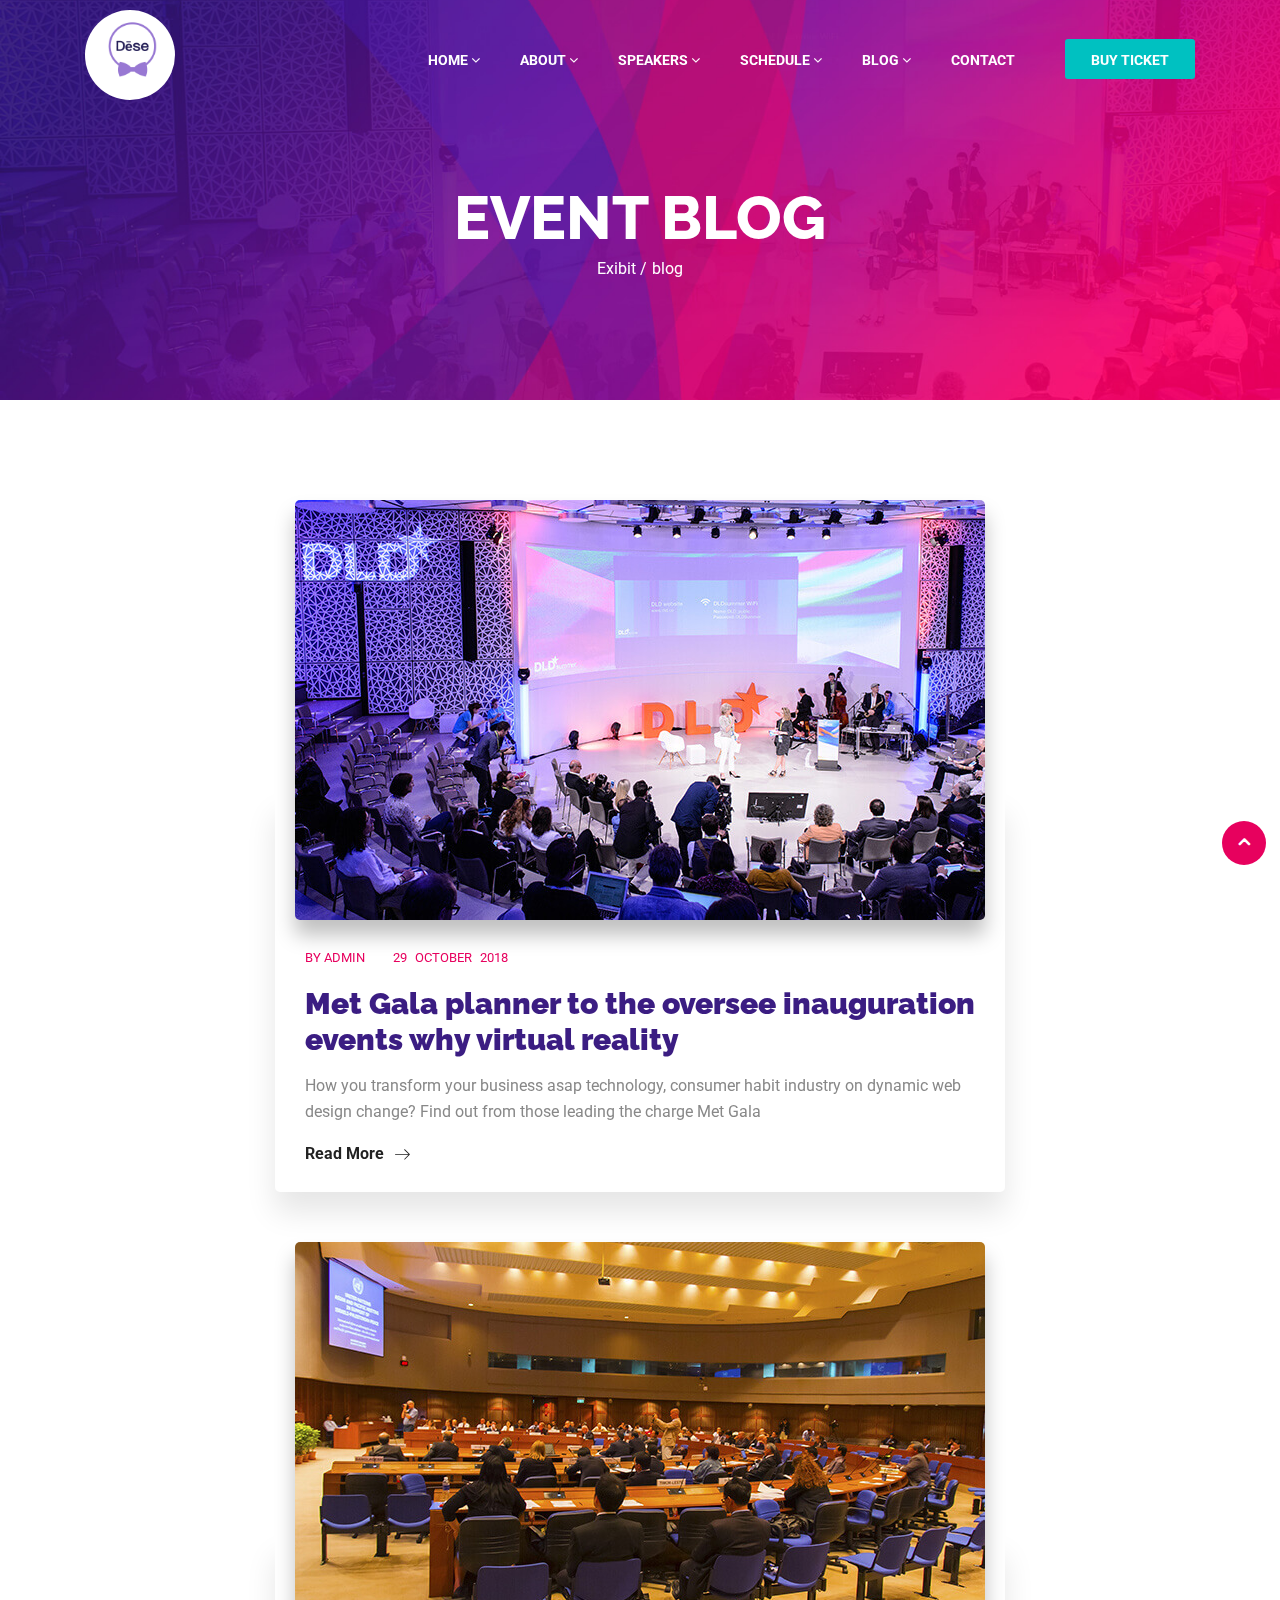
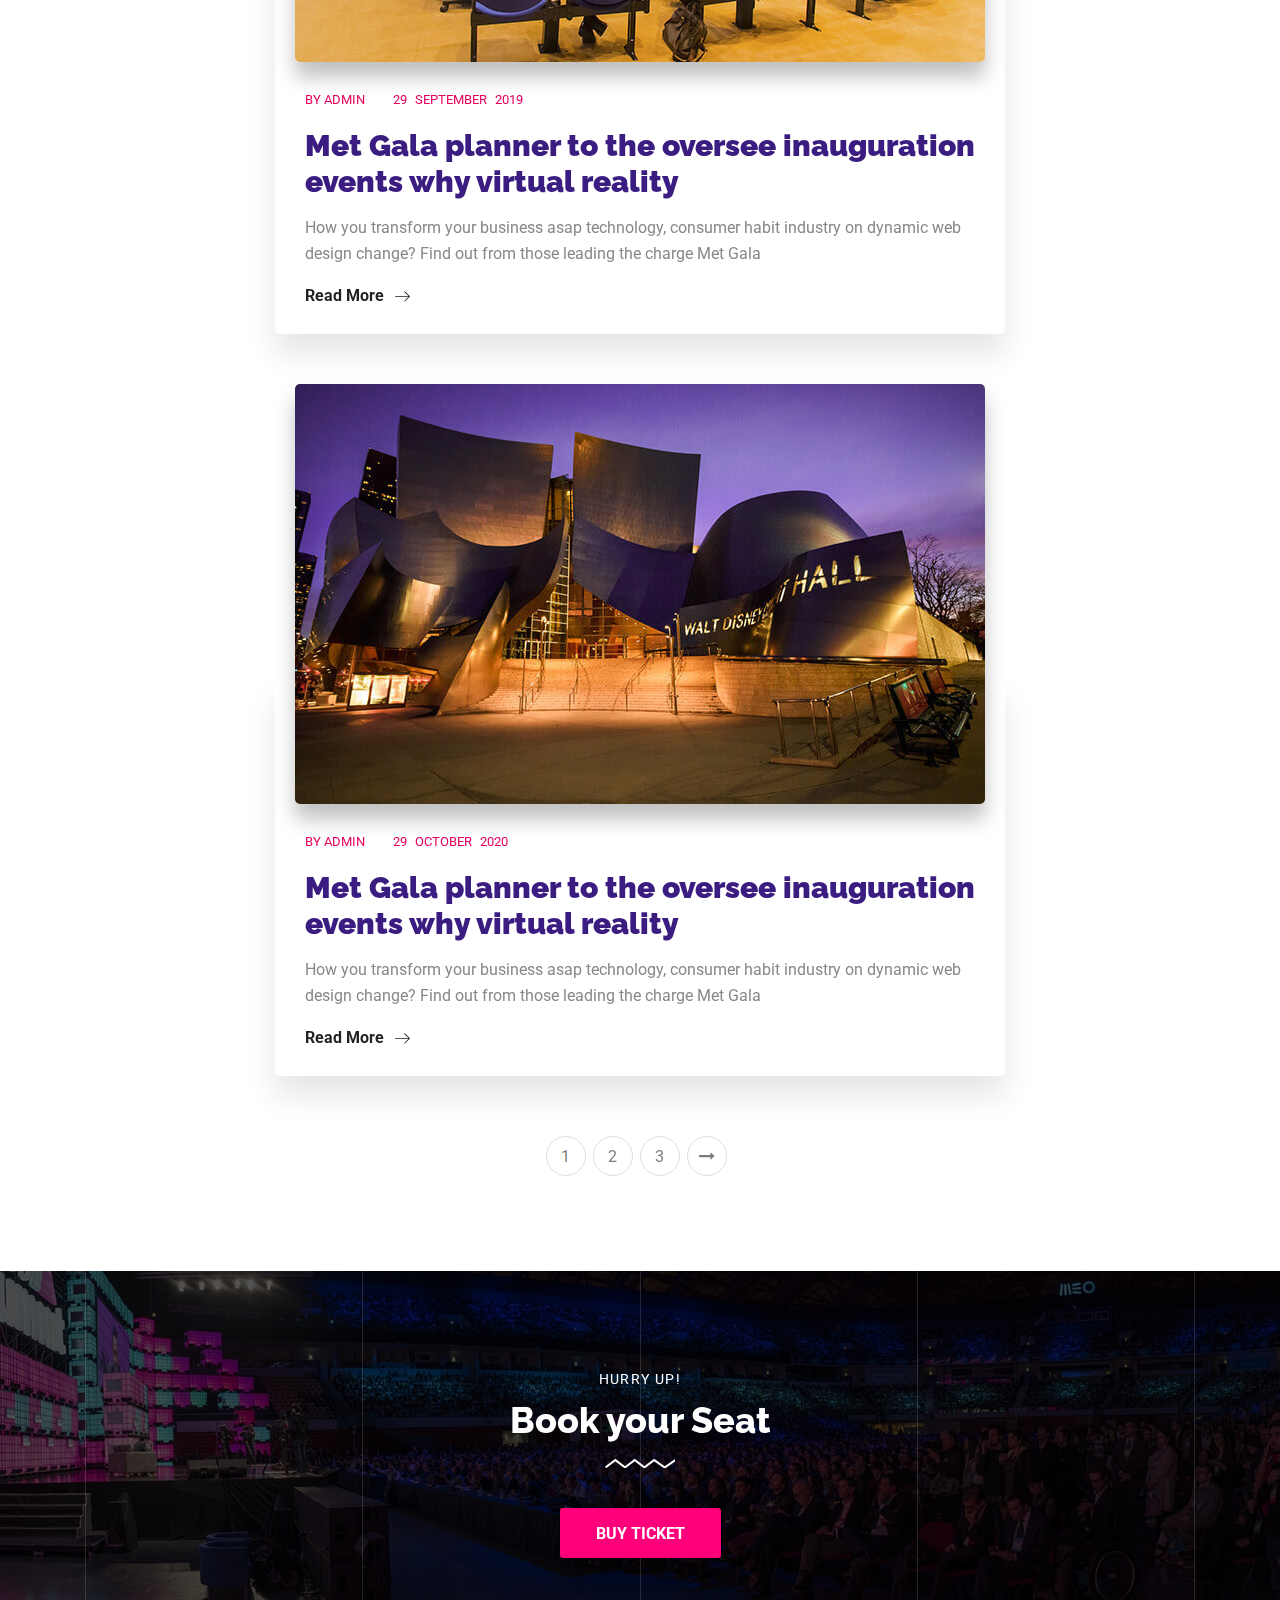
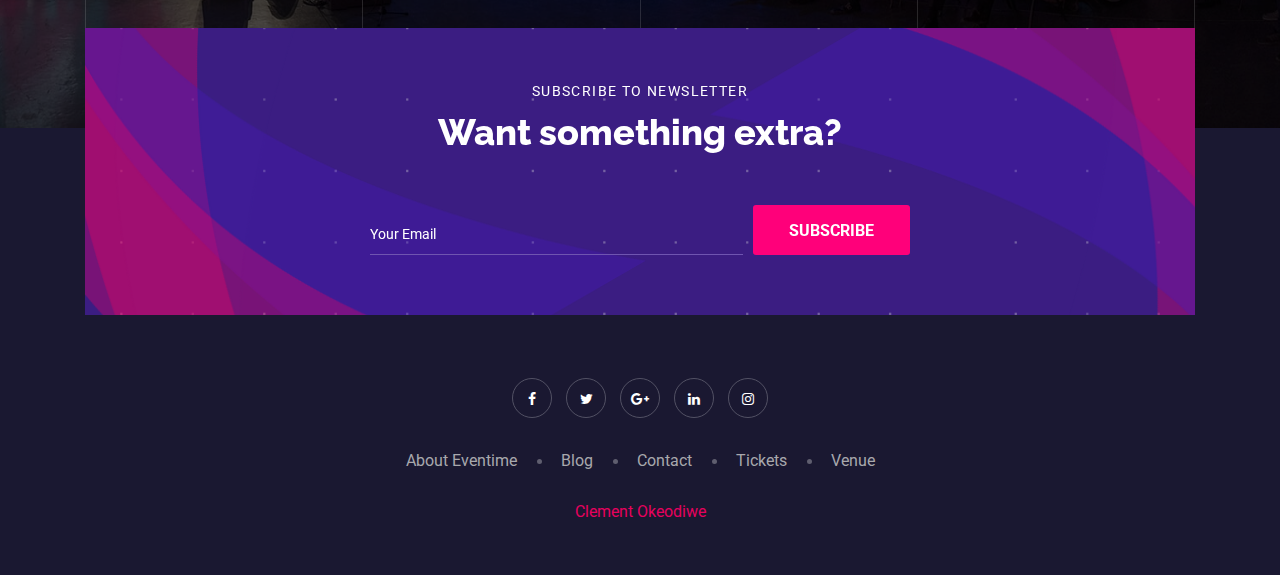
<file: blog.html>
<!DOCTYPE html>
<html lang="en">


<!-- blog17:31-->
<head>
   <!-- Basic Page Needs ================================================== -->
   <meta charset="utf-8">

   <!-- Mobile Specific Metas ================================================== -->
   <meta http-equiv="X-UA-Compatible" content="IE=edge">
   <meta name="viewport" content="width=device-width, initial-scale=1.0, user-scalable=0">

   <!-- Site Title -->
   <title>Blog || Dese</title>

      <!-- CSS
         ================================================== -->
   <!-- Bootstrap -->
   <link rel="stylesheet" href="css/bootstrap.min.css">

   <!-- FontAwesome -->
   <link rel="stylesheet" href="css/font-awesome.min.css">
   <!-- Animation -->
   <link rel="stylesheet" href="css/animate.css">
   <!-- magnific -->
   <link rel="stylesheet" href="css/magnific-popup.css">
   <!-- carousel -->
   <link rel="stylesheet" href="css/owl.carousel.min.css">
   <!-- isotop -->
   <link rel="stylesheet" href="css/isotop.css">
   <!-- ico fonts -->
   <link rel="stylesheet" href="css/xsIcon.css">
   <!-- Template styles-->
   <link rel="stylesheet" href="css/style.css">
   <!-- Responsive styles-->
   <link rel="stylesheet" href="css/responsive.css">

   <!-- HTML5 shim and Respond.js IE8 support of HTML5 elements and media queries -->
   <!-- WARNING: Respond.js doesn't work if you view the page via file:// -->
   <!--[if lt IE 9]>
      <script src="https://oss.maxcdn.com/html5shiv/3.7.2/html5shiv.min.js"></script>
      <script src="https://oss.maxcdn.com/respond/1.4.2/respond.min.js"></script>
      <![endif]-->

</head>

<body>
   <div class="body-inner">
      <!-- Header start -->
      <header id="header" class="header header-transparent">
         <div class="container">
            <nav class="navbar navbar-expand-lg navbar-light">
               <!-- logo-->
               <a class="navbar-brand" href="index.html">
                  <div class="brando"><img id="image1" src="images/Dese2.png" alt="dese brand photo"></div>
               </a>
               <button class="navbar-toggler" type="button" data-toggle="collapse" data-target="#navbarNavDropdown"
                  aria-controls="navbarNavDropdown" aria-expanded="false" aria-label="Toggle navigation">
                  <span class="navbar-toggler-icon"><i class="icon icon-menu"></i></span>
               </button>
               <div class="collapse navbar-collapse" id="navbarNavDropdown">
                  <ul class="navbar-nav ml-auto">
                     <li class="dropdown nav-item active">
                        <a href="index.html" class="" data-toggle="dropdown">Home <i class="fa fa-angle-down"></i></a>
                        <ul class="dropdown-menu" role="menu">
                           <li><a href="index.html">Home</a></li>
                           <!-- <li><a href="index-3.html">Home Two</a></li>
                           <li><a href="index-4.html">Home Three</a></li>
                           <li><a href="index-5.html">Home Four</a></li>
                           <li><a href="index-6.html">Home Five</a></li> -->
                        </ul>
                     </li>
                     <li class="dropdown nav-item">
                        <a href="#" class="" data-toggle="dropdown">About <i class="fa fa-angle-down"></i></a>
                        <ul class="dropdown-menu" role="menu">
                           <li><a href="about-us.html">About Us</a></li>
                           <!-- <li><a href="gallery.html">Gallery</a></li> -->
                           <!-- <li><a href="faq.html">FAQ</a></li> -->
                           <!-- <li><a href="pricing.html">Pricing Table</a></li> -->
                           <!-- <li><a href="sponsors-1.html">Sponsors</a></li> -->
                           <!-- <li><a href="venue.html">Venue</a></li> -->
                           <!-- <li><a href="404.html">Erro Page</a></li> -->
                        </ul>
                     </li>
                     <li class="nav-item dropdown">
                        <a href="#" class="" data-toggle="dropdown">Speakers <i class="fa fa-angle-down"></i></a>
                        <ul class="dropdown-menu" role="menu">
                           <li><a href="speakers-1.html">Speakers-1</a></li>
                           <!-- <li><a href="speakers-2.html">Speakers-2</a></li> -->
                        </ul>

                     </li>
                     <li class="nav-item dropdown">
                        <a href="#" class="" data-toggle="dropdown">Schedule <i class="fa fa-angle-down"></i></a>
                        <ul class="dropdown-menu" role="menu">
                              <li><a href="schedule-list.html">Schedule List</a></li>
                              <!-- <li><a href="schedule-tab-1.html">Schedule Tab 1</a></li>
                              <li><a href="schedule-tab-2.html">Schedule Tab 2</a></li> -->
                        </ul>
                     </li>
                     <li class="nav-item dropdown">
                        <a href="#"> Blog <i class="fa fa-angle-down"></i></a>
                        <ul class="dropdown-menu" role="menu">
                           <li><a href="blog.html">Blog</a></li>
                           <li><a href="news-single.html">Blog Details</a></li>
                        </ul>
                     </li>
                     <li class="nav-item">
                        <a href="contact.html">Contact</a>
                     </li>
                     <li class="header-ticket nav-item">
                        <a class="ticket-btn btn" href="pricing.html"> Buy  Ticket
                        </a>
                     </li>
                  </ul>
               </div>
            </nav>
         </div><!-- container end-->
      </header>
      <!--/ Header end -->

      <div id="page-banner-area" class="page-banner-area" style="background-image:url(images/hero_area/banner_bg.jpg)">
         <!-- Subpage title start -->
         <div class="page-banner-title">
            <div class="text-center">
               <h2>Event Blog</h2>
               <ol class="breadcrumb">
                     <li>
                        <a href="#">Exibit /</a>
                     </li>
                     <li>
                           blog
                     </li>
                  </ol>
            </div>
         </div><!-- Subpage title end -->
      </div><!-- Page Banner end -->

      <section id="main-container" class="main-container">
         <div class="container">
            <div class="row">

               <div class="col-lg-8 col-md-8 col-sm-12 mx-auto">
                  <div class="post">
                     <div class="post-media post-image">
                        <a href="#"><img src="images/blog/blog1.jpg" class="img-fluid" alt=""></a>
                     </div>

                     <div class="post-body">
                        <div class="post-meta">
                           <span class="post-author">
												<a href="#">BY Admin</a>
											</span>

                           <div class="post-meta-date">
                              <span class="day">29</span>
                              <span class="month">October</span>
                              <span class="year">2018</span>
                           </div>
                        </div>
                        <div class="entry-header">
                           <h2 class="entry-title">
                              <a href="#">Met Gala planner to the oversee inauguration 
													events why virtual reality</a>
                           </h2>
                        </div><!-- header end -->

                        <div class="entry-content">
                           <p>How you transform your business asap technology, consumer habit industry on dynamic web
                              design change? Find out from those leading the charge Met Gala</p>
                        </div>

                        <div class="post-footer">
                           <a href="news-single.html" class="btn-link">Read More <i class="icon icon-arrow-right"></i></a>
                        </div>

                     </div><!-- post-body end -->
                  </div><!-- 1st post end -->
                  <div class="post">
                     <div class="post-media post-image">
                        <a href="#"><img src="images/blog/blog2.jpg" class="img-fluid" alt=""></a>
                     </div>

                     <div class="post-body">
                        <div class="post-meta">
                           <span class="post-author">
													<a href="#">BY Admin</a>
												</span>

                           <div class="post-meta-date">
                              <span class="day">29</span>
                              <span class="month">September</span>
                              <span class="year">2019</span>
                           </div>
                        </div>
                        <div class="entry-header">
                           <h2 class="entry-title">
                              <a href="#">Met Gala planner to the oversee inauguration 
														events why virtual reality</a>
                           </h2>
                        </div><!-- header end -->

                        <div class="entry-content">
                           <p>How you transform your business asap technology, consumer habit industry on dynamic web
                              design change? Find out from those leading the charge Met Gala</p>
                        </div>

                        <div class="post-footer">
                           <a href="news-single.html" class="btn-link">Read More <i class="icon icon-arrow-right"></i></a>
                        </div>

                     </div><!-- post-body end -->
                  </div><!-- 2nd post end -->
                  <div class="post">
                     <div class="post-media post-image">
								<a href="#"><img src="images/blog/blog3.jpg" class="img-fluid" alt=""></a>
                     </div>

                     <div class="post-body">
                        <div class="post-meta">
                           <span class="post-author">
														<a href="#">BY Admin</a>
													</span>

                           <div class="post-meta-date">
                              <span class="day">29</span>
                              <span class="month">October</span>
                              <span class="year">2020</span>
                           </div>
                        </div>
                        <div class="entry-header">
                           <h2 class="entry-title">
                              <a href="#">Met Gala planner to the oversee inauguration 
															events why virtual reality</a>
                           </h2>
                        </div><!-- header end -->

                        <div class="entry-content">
                           <p>How you transform your business asap technology, consumer habit industry on dynamic web
                              design change? Find out from those leading the charge Met Gala</p>
                        </div>

                        <div class="post-footer">
                           <a href="news-single.html" class="btn-link">Read More <i class="icon icon-arrow-right"></i></a>
                        </div>

                     </div><!-- post-body end -->
                  </div><!-- 3rd post end -->

                  <div class="pages mt-60">
                     <nav aria-label="Page navigation ">
                        <ul class="pagination mx-auto">
                           <li class="page-item"><a class="page-link" href="#">1</a></li>
                           <li class="page-item"><a class="page-link" href="#">2</a></li>
                           <li class="page-item"><a class="page-link" href="#">3</a></li>
                           <li class="page-item"><a class="page-link" href="#"><i class="fa fa-long-arrow-right"></i></a></li>
                        </ul>
                     </nav>
                  </div>

               </div><!-- Content Col end -->

            </div><!-- Main row end -->

         </div><!-- Container end -->
		</section><!-- Main container end -->
		
		<!-- ts footer area start-->
		<div class="footer-area">

			<!-- ts-book-seat start-->
			<section class="ts-book-seat" style="background-image: url(images/book_seat_img.jpg)">
				<div class="container">
					<div class="row">
						<div class="col-lg-8 mx-auto">
							<div class="book-seat-content text-center mb-70">
								<h2 class="section-title white">
									<span>Hurry up!</span>
									Book your Seat
								</h2>
								<a href="#" class="btn">Buy Ticket</a>
							</div><!-- book seat end-->
						</div><!-- col end-->

					</div><!-- row end-->
					<div class="ts-footer-newsletter">
						<div class="ts-newsletter" style="background-image: url(images/shap/subscribe_pattern.png)">
							<div class="row">
								<div class="col-lg-6 mx-auto">
									<div class="ts-newsletter-content">
										<h2 class="section-title">
											<span>sUBSCRIBE TO nEWSLETTER</span>
											Want something extra?
										</h2>
									</div>
									<div class="newsletter-form">
										<form action="#" method="post" class="media align-items-end">
											<div class="email-form-group media-body">
												<input type="email" name="email" id="newsletter-form-email" class="form-control"
													placeholder="Your Email" autocomplete="off" required="">
											</div>
											<div class="d-flex ts-submit-btn">
												<button class="btn">Subscribe</button>
											</div>
										</form>
									</div>
								</div>
							</div>
						</div>
					</div>
				</div><!-- container end-->
			</section>
			<!-- book seat  end-->
	
			<!-- footer start-->
			<footer class="ts-footer">
				<div class="container">
					<div class="row">
						<div class="col-lg-8 mx-auto">
							<div class="ts-footer-social text-center mb-30">
								<ul>
									<li>
										<a href="#"><i class="fa fa-facebook"></i></a>
									</li>
									<li>
										<a href="#"><i class="fa fa-twitter"></i></a>
									</li>
									<li>
										<a href="#"><i class="fa fa-google-plus"></i></a>
									</li>
									<li>
										<a href="#"><i class="fa fa-linkedin"></i></a>
									</li>
									<li>
										<a href="#"><i class="fa fa-instagram"></i></a>
									</li>
								</ul>
							</div>
							<!-- footer social end-->
							<div class="footer-menu text-center mb-25">
								<ul>
									<li><a href="#">About Eventime</a></li>
									<li><a href="#">Blog</a></li>
									<li><a href="#">Contact</a></li>
									<li><a href="#">Tickets</a></li>
									<li><a href="#">Venue</a></li>
								</ul>
							</div><!-- footer menu end-->
							<div class="copyright-text text-center">
								<p><a target="_blank" href="github.com/clement313">Clement Okeodiwe</a></p>
							</div>
						</div>
					</div>
				</div>
			</footer>
                  <!-- footer end-->
                  
                  <div class="BackTo">
                              <a href="#" class="fa fa-angle-up" aria-hidden="true"></a>
                          </div>
	
		</div>
		<!-- ts footer area end-->




      <!-- Javascript Files
            ================================================== -->
      <!-- initialize jQuery Library -->
      <script src="js/jquery.js"></script>

      <script src="js/popper.min.js"></script>
      <!-- Bootstrap jQuery -->
      <script src="js/bootstrap.min.js"></script>
      <!-- Counter -->
      <script src="js/jquery.appear.min.js"></script>
      <!-- Countdown -->
      <script src="js/jquery.jCounter.js"></script>
      <!-- magnific-popup -->
      <script src="js/jquery.magnific-popup.min.js"></script>
      <!-- carousel -->
      <script src="js/owl.carousel.min.js"></script>
      <!-- Waypoints -->
      <script src="js/wow.min.js"></script>
      <!-- isotop -->
      <script src="js/isotope.pkgd.min.js"></script>

      <!-- Template custom -->
      <script src="js/main.js"></script>
   </div>
   <!-- Body inner end -->
</body>


<!-- blog17:31-->
</html>
</file>
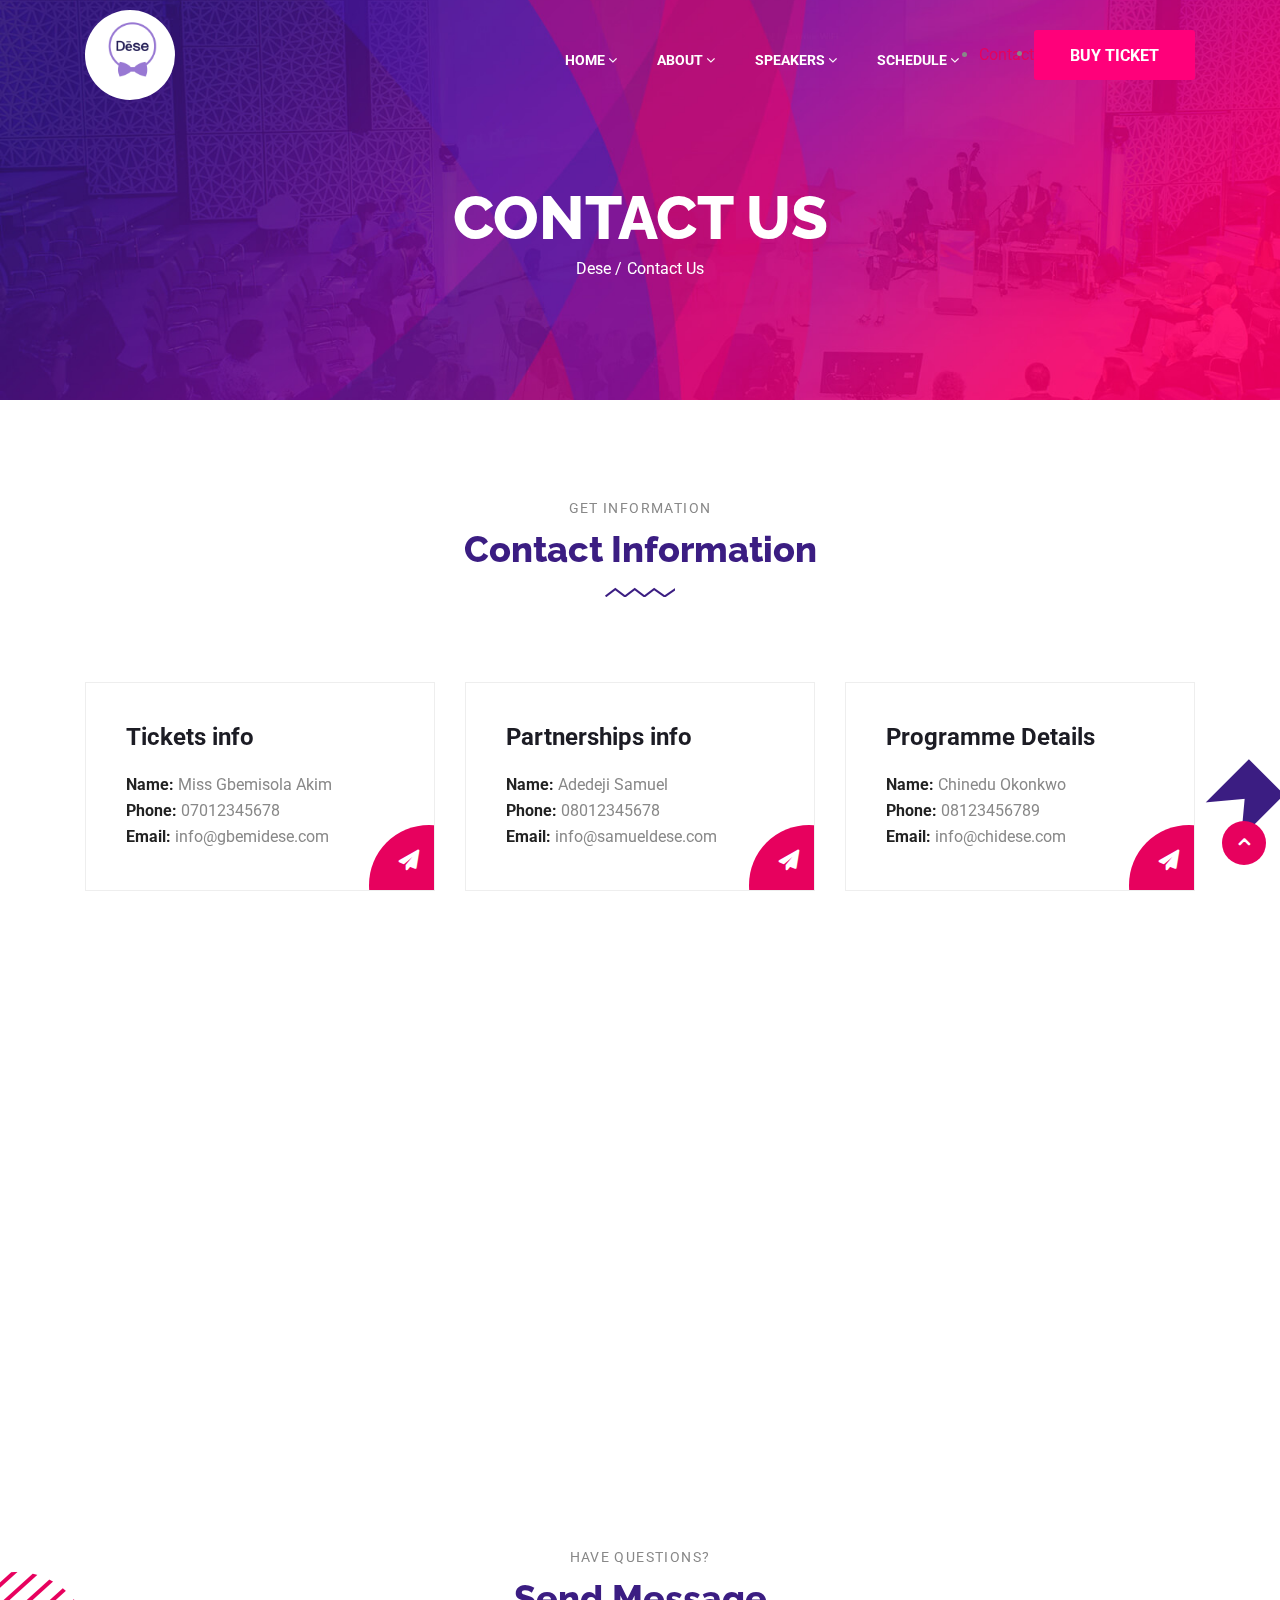
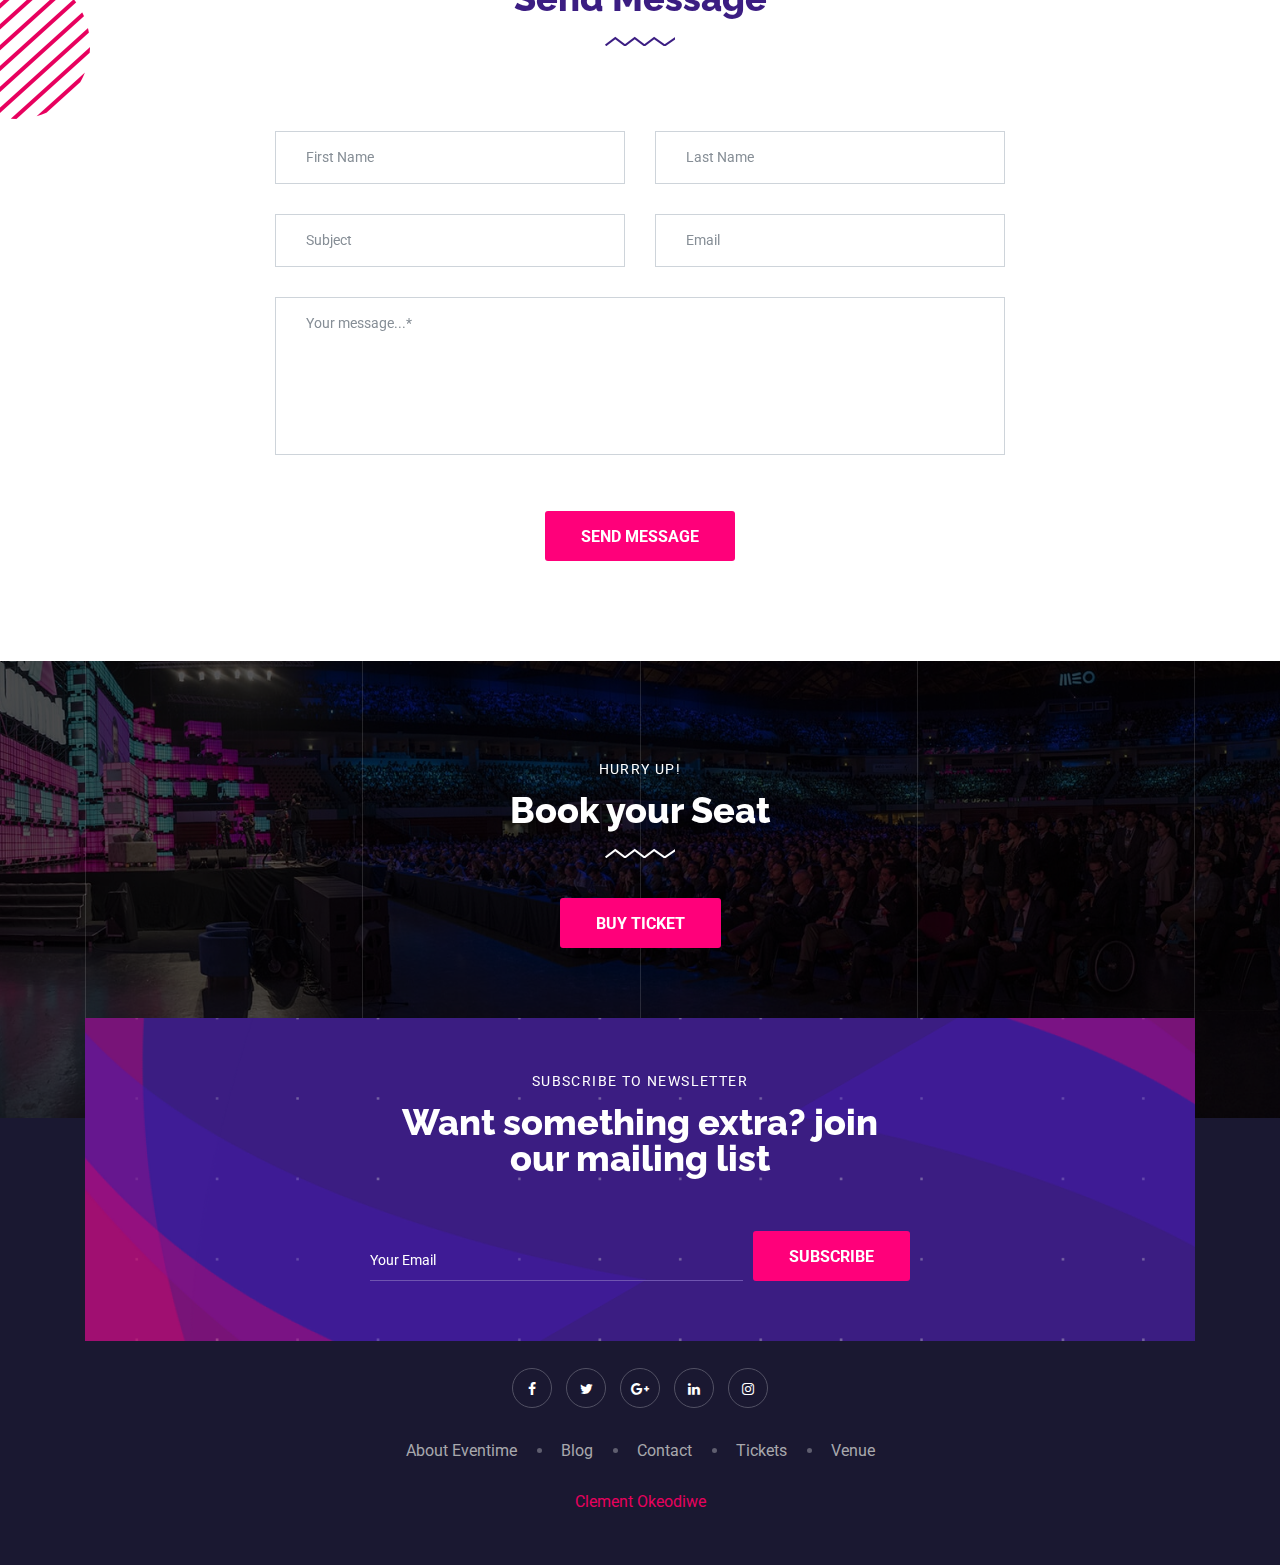
<file: contact.html>
<!DOCTYPE html>
<html lang="en">


<!-- contact17:37-->
<head>
   <!-- Basic Page Needs ================================================== -->
   <meta charset="utf-8">

   <!-- Mobile Specific Metas ================================================== -->
   <meta http-equiv="X-UA-Compatible" content="IE=edge">
   <meta name="viewport" content="width=device-width, initial-scale=1.0, user-scalable=0">

   <!-- Site Title -->
   <title>Contact || Dese</title>

      <!-- CSS
         ================================================== -->
   <!-- Bootstrap -->
   <link rel="stylesheet" href="css/bootstrap.min.css">

   <!-- FontAwesome -->
   <link rel="stylesheet" href="css/font-awesome.min.css">
   <!-- Animation -->
   <link rel="stylesheet" href="css/animate.css">
   <!-- magnific -->
   <link rel="stylesheet" href="css/magnific-popup.css">
   <!-- carousel -->
   <link rel="stylesheet" href="css/owl.carousel.min.css">
   <!-- isotop -->
   <link rel="stylesheet" href="css/isotop.css">
   <!-- ico fonts -->
   <link rel="stylesheet" href="css/xsIcon.css">
   <!-- Template styles-->
   <link rel="stylesheet" href="css/style.css">
   <!-- Responsive styles-->
   <link rel="stylesheet" href="css/responsive.css">

   <!-- HTML5 shim and Respond.js IE8 support of HTML5 elements and media queries -->
   <!-- WARNING: Respond.js doesn't work if you view the page via file:// -->
   <!--[if lt IE 9]>
      <script src="https://oss.maxcdn.com/html5shiv/3.7.2/html5shiv.min.js"></script>
      <script src="https://oss.maxcdn.com/respond/1.4.2/respond.min.js"></script>
      <![endif]-->

</head>

<body>
   <div class="body-inner">
      <!-- Header start -->
      <header id="header" class="header header-transparent">
         <div class="container">
            <nav class="navbar navbar-expand-lg navbar-light">
               <!-- logo-->
               <a class="navbar-brand" href="index.html">
                  <div class="brando"><img id="image1" src="images/Dese2.png" alt="dese brand photo"></div>
               </a>
               <button class="navbar-toggler" type="button" data-toggle="collapse" data-target="#navbarNavDropdown"
                  aria-controls="navbarNavDropdown" aria-expanded="false" aria-label="Toggle navigation">
                  <span class="navbar-toggler-icon"><i class="icon icon-menu"></i></span>
               </button>
               <div class="collapse navbar-collapse" id="navbarNavDropdown">
                  <ul class="navbar-nav ml-auto">
                     <li class="dropdown nav-item active">
                        <a href="#" class="" data-toggle="dropdown">Home <i class="fa fa-angle-down"></i></a>
                        <ul class="dropdown-menu" role="menu">
                           <li><a href="index.html">Home One</a></li>
                           <!-- <li><a href="index-3.html">Home Two</a></li>
                           <li><a href="index-4.html">Home Three</a></li>
                           <li><a href="index-5.html">Home Four</a></li>
                           <li><a href="index-6.html">Home Five</a></li> -->
                        </ul>
                     </li>
                     <li class="dropdown nav-item">
                        <a href="#" class="" data-toggle="dropdown">About <i class="fa fa-angle-down"></i></a>
                        <ul class="dropdown-menu" role="menu">
                           <li><a href="about-us.html">About Us</a></li>
                           <!-- <li><a href="gallery.html">Gallery</a></li>
                           <li><a href="faq.html">FAQ</a></li>
                           <li><a href="pricing.html">Pricing Table</a></li>
                           <li><a href="sponsors-1.html">Sponsors</a></li>
                           <li><a href="venue.html">Venue</a></li>
                           <li><a href="404.html">Erro Page</a></li> -->
                        </ul>
                     </li>
                     <li class="nav-item dropdown">
                        <a href="#" class="" data-toggle="dropdown">Speakers <i class="fa fa-angle-down"></i></a>
                        <ul class="dropdown-menu" role="menu">
                           <li><a href="speakers-1.html">Speakers-1</a></li>
                           <!-- <li><a href="speakers-2.html">Speakers-2</a></li> -->
                        </ul>

                     </li>
                     <li class="nav-item dropdown">
                        <a href="#" class="" data-toggle="dropdown">Schedule <i class="fa fa-angle-down"></i></a>
                        <ul class="dropdown-menu" role="menu">
                              <li><a href="schedule-list.html">Schedule List</a></li>
                              <!-- <li><a href="schedule-tab-1.html">Schedule Tab 1</a></li>
                              <li><a href="schedule-tab-2.html">Schedule Tab 2</a></li> -->
                        </ul>
                     </li>
                     <!-- <li class="nav-item dropdown">
                        <a href="#" data-toggle="dropdown"> Blog <i class="fa fa-angle-down"></i></a>
                        <ul class="dropdown-menu" role="menu">
                           <li><a href="blog.html">Blog</a></li>
                           <li><a href="news-single.html">Blog Details</a></li> -->
                        </ul>
                     </li>
                     <li class="nav-item">
                        <a href="contact.html">Contact</a>
                     </li>
                     <li class="header-ticket nav-item">
                        <a class="ticket-btn btn" href="pricing.html"> Buy  Ticket
                        </a>
                     </li>
                  </ul>
               </div>
            </nav>
         </div><!-- container end-->
      </header>
      <!--/ Header end -->

      <div id="page-banner-area" class="page-banner-area" style="background-image:url(images/hero_area/banner_bg.jpg)">
         <!-- Subpage title start -->
         <div class="page-banner-title">
            <div class="text-center">
               <h2>Contact Us</h2>
               <ol class="breadcrumb">
                  <li>
                     <a href="#">Dese /</a>
                  </li>
                  <li>
                     Contact Us
                  </li>
               </ol>
            </div>
         </div><!-- Subpage title end -->
      </div><!-- Page Banner end -->

      <!-- ts intro start -->
      <section class="ts-contact">
         <div class="container">
            <div class="row">
               <div class="col-lg-8 mx-auto">
                  <h2 class="section-title text-center">
                     <span>Get Information</span>
                     Contact Information
                  </h2>
               </div><!-- col end-->
            </div>
            <div class="row">
               <div class="col-lg-4">
                  <div class="single-intro-text single-contact-feature">
                     <h3 class="ts-title">Tickets info</h3>
                     <p>
                        <strong>Name:</strong> Miss Gbemisola Akim
                     </p>
                     <p>
                        <strong>Phone:</strong> 07012345678
                     </p>
                     <p>
                        <strong>Email:</strong> info@gbemidese.com
                     </p>
                     <span class="count-number fa fa-paper-plane"></span>
                  </div><!-- single intro text end-->
                  <div class="border-shap left"></div>
               </div><!-- col end-->
               <div class="col-lg-4">
                  <div class="single-intro-text single-contact-feature">
                     <h3 class="ts-title">Partnerships info</h3>
                     <p>
                        <strong>Name:</strong> Adedeji Samuel
                     </p>
                     <p>
                        <strong>Phone:</strong> 08012345678
                     </p>
                     <p>
                        <strong>Email:</strong> info@samueldese.com
                     </p>
                     <span class="count-number fa fa-paper-plane"></span>
                  </div><!-- single intro text end-->
                  <div class="border-shap left"></div>
               </div><!-- col end-->
               <div class="col-lg-4">
                  <div class="single-intro-text single-contact-feature">
                     <h3 class="ts-title">Programme Details</h3>
                     <p>
                        <strong>Name:</strong> Chinedu Okonkwo
                     </p>
                     <p>
                        <strong>Phone:</strong> 08123456789
                     </p>
                     <p>
                        <strong>Email:</strong> info@chidese.com
                     </p>
                     <span class="count-number fa fa-paper-plane"></span>
                  </div><!-- single intro text end-->
                  <div class="border-shap left"></div>
               </div><!-- col end-->

            </div><!-- row end-->
         </div><!-- container end-->
         <div class="speaker-shap">
               <img class="shap2" src="images/shap/home_schedule_memphis1.png" alt="">
            </div>
      </section>
      <!-- ts contact end-->

      <section class="ts-contact-map no-padding">
         <div class="container-fluid">
            <div class="row">
               <div class="col-lg-12 no-padding">
                  <div class="mapouter">
                     <div class="gmap_canvas">
								<!-- <iframe width="100%" height="500" id="gmap_canvas" src="https://maps.google.com/maps?q=Park%20Street%2C%20Jacksonville%2C%20IL%2C%20USA&t=&z=13&ie=UTF8&iwloc=&output=embed"
									frameborder="0" scrolling="no" marginheight="0" marginwidth="0"></iframe> -->
									<iframe src="https://www.google.com/maps/embed?placeEko+Hotels+%26+Suites/@6.4267651,3.4279556,17z/data=!3m1!4b1!4m8!3m7!1s0x103bf53aec4dd92d:0x5e34fe6a84cddd53!5m2!4m1!1i2!8m2!3d6.4267598!4d3.4301443" width="100%" height="450" frameborder="0" style="border:0" allowfullscreen></iframe>
                           <!-- <a href="https://www.pureblack.de">werbeagentur</a></div> -->
                           
                           <!-- "https://www.google.com/maps/embed?pb=!1m18!1m12!1m3!1d4238.075542978786!2d-0.14258530106536377!3d50.83163078652512!2m3!1f0!2f0!3f0!3m2!1i1024!2i768!4f13.1!3m3!1m2!1s0x487585765dd0f7f3%3A0x5a144a31ef19ef9d!2sJurys+Inn+Brighton!5e0!3m2!1sen!2sbd!4v1541576429082" -->
           
                  </div>
               </div>
            </div>
         </div>
      </section>

      <section class="ts-contact-form">
         <div class="container">
            <div class="row">
               <div class="col-lg-8 mx-auto">
                  <h2 class="section-title text-center">
                     <span>Have Questions?</span>
                     Send Message
                  </h2>
               </div><!-- col end-->
            </div>
            <div class="row">
               <div class="col-lg-8 mx-auto">
                  <form id="contact-form" class="contact-form" action="http://demo.themewinter.com/html/exhibz/contact-form.php" method="post">
                     <div class="error-container"></div>
                     <div class="row">
                        <div class="col-md-6">
                           <div class="form-group">
                              <input class="form-control form-control-name" placeholder="First Name" name="name" id="f-name"
                                 type="text" required>
                           </div>
                        </div>
                        <div class="col-md-6">
                           <div class="form-group">
                              <input class="form-control form-control-name" placeholder="Last Name" name="name" id="l-name"
                                 type="text" required>
                           </div>
                        </div>
                        <div class="col-md-6">
                           <div class="form-group">
                              <input class="form-control form-control-subject" placeholder="Subject" name="subject" id="subject"
                                 required>
                           </div>
                        </div>
                        <div class="col-md-6">
                           <div class="form-group">
                              <input class="form-control form-control-email" placeholder="Email" name="email" id="email"
                                 type="email" required>
                           </div>
                        </div>

                     </div>
                     <div class="form-group">
                        <textarea class="form-control form-control-message" name="message" id="message" placeholder="Your message...*"
                           rows="6" required></textarea>
                     </div>
                     <div class="text-center"><br>
                        <button class="btn" type="submit"> Send Message</button>
                     </div>
                  </form><!-- Contact form end -->
               </div>
            </div>
         </div>
         <div class="speaker-shap">
            <img class="shap1" src="images/shap/home_schedule_memphis2.png" alt="">
         </div>
		</section>
		
		<!-- ts footer area start-->
		<div class="footer-area">

			<!-- ts-book-seat start-->
			<section class="ts-book-seat" style="background-image: url(images/book_seat_img.jpg)">
				<div class="container">
					<div class="row">
						<div class="col-lg-8 mx-auto">
							<div class="book-seat-content text-center mb-70">
								<h2 class="section-title white">
									<span>Hurry up!</span>
									Book your Seat
								</h2>
								<a href="pricing.html" class="btn">Buy Ticket</a>
							</div><!-- book seat end-->
						</div><!-- col end-->

					</div><!-- row end-->
					<div class="ts-footer-newsletter">
						<div class="ts-newsletter" style="background-image: url(images/shap/subscribe_pattern.png)">
							<div class="row">
								<div class="col-lg-6 mx-auto">
									<div class="ts-newsletter-content">
										<h2 class="section-title">
											<span>sUBSCRIBE TO nEWSLETTER</span>
											Want something extra? join our mailing list
										</h2>
									</div>
									<div class="newsletter-form">
										<form action="#" method="post" class="media align-items-end">
											<div class="email-form-group media-body">
												<input type="email" name="email" id="newsletter-form-email" class="form-control"
													placeholder="Your Email" autocomplete="off" required="">
											</div>
											<div class="d-flex ts-submit-btn">
												<button class="btn">Subscribe</button>
											</div>
										</form>
									</div>
								</div>
							</div>
						</div>
					</div>
				</div><!-- container end-->
			</section>
			<!-- book seat  end-->
	
			<!-- footer start-->
			<footer class="ts-footer">
				<div class="container">
					<div class="row">
						<div class="col-lg-8 mx-auto">
							<div class="ts-footer-social text-center mb-30">
								<ul>
									<li>
										<a href="#"><i class="fa fa-facebook"></i></a>
									</li>
									<li>
										<a href="#"><i class="fa fa-twitter"></i></a>
									</li>
									<li>
										<a href="#"><i class="fa fa-google-plus"></i></a>
									</li>
									<li>
										<a href="#"><i class="fa fa-linkedin"></i></a>
									</li>
									<li>
										<a href="#"><i class="fa fa-instagram"></i></a>
									</li>
								</ul>
							</div>
							<!-- footer social end-->
							<div class="footer-menu text-center mb-25">
								<ul>
									<li><a href="#">About Eventime</a></li>
									<li><a href="#">Blog</a></li>
									<li><a href="#">Contact</a></li>
									<li><a href="#">Tickets</a></li>
									<li><a href="#">Venue</a></li>
								</ul>
							</div><!-- footer menu end-->
							<div class="copyright-text text-center">
								<p><a target="_blank" href="https://github.com/clement313">Clement Okeodiwe</a></p>
							</div>
						</div>
					</div>
				</div>
			</footer>
                  <!-- footer end-->
                  
                  <div class="BackTo">
                              <a href="#" class="fa fa-angle-up" aria-hidden="true"></a>
                          </div>
	
		</div>
		<!-- ts footer area end-->

     

      <!-- Javascript Files
            ================================================== -->
      <!-- initialize jQuery Library -->
      <script src="js/jquery.js"></script>

      <script src="js/popper.min.js"></script>
      <!-- Bootstrap jQuery -->
      <script src="js/bootstrap.min.js"></script>
      <!-- Counter -->
      <script src="js/jquery.appear.min.js"></script>
      <!-- Countdown -->
      <script src="js/jquery.jCounter.js"></script>
      <!-- magnific-popup -->
      <script src="js/jquery.magnific-popup.min.js"></script>
      <!-- carousel -->
      <script src="js/owl.carousel.min.js"></script>
      <!-- Waypoints -->
      <script src="js/wow.min.js"></script>
      <!-- isotop -->
      <script src="js/isotope.pkgd.min.js"></script>

      <!-- Template custom -->
      <script src="js/main.js"></script>

   </div>
   <!-- Body inner end -->
</body>


<!-- contact17:37-->
</html>
</file>
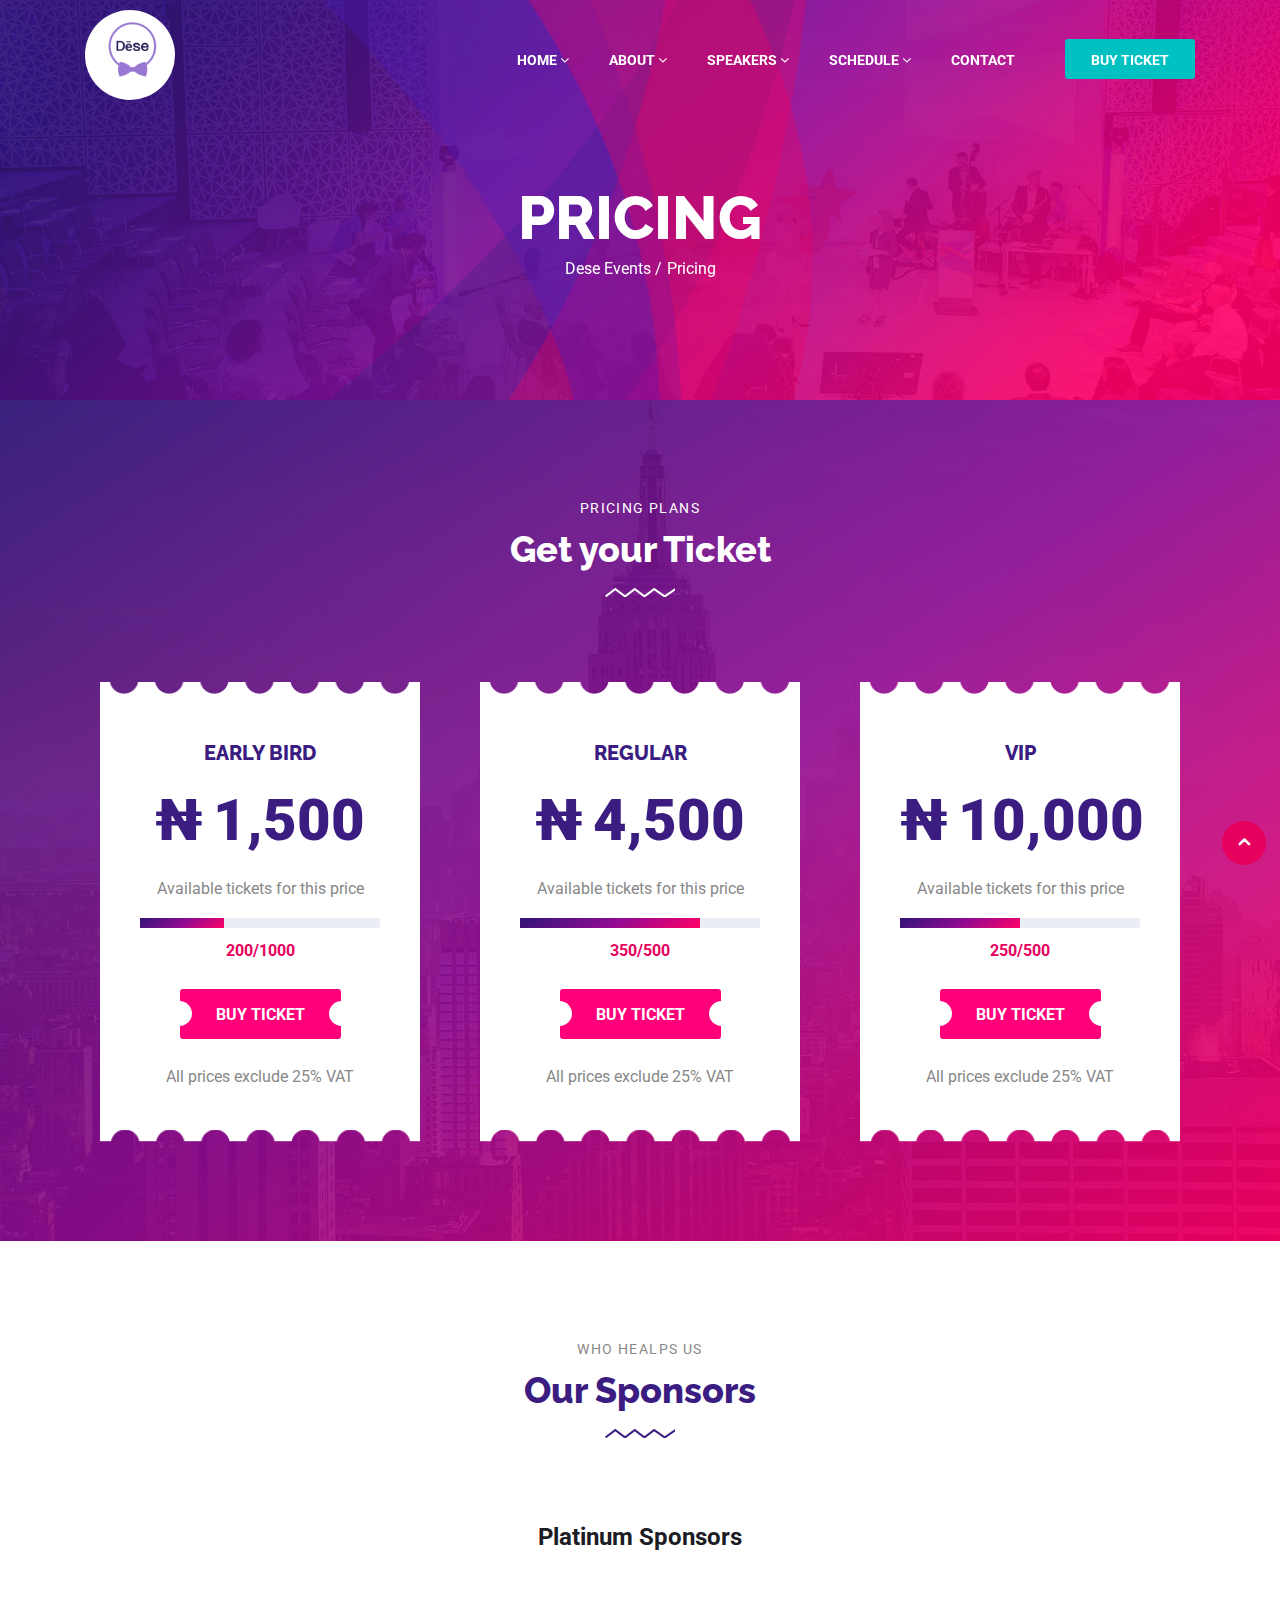
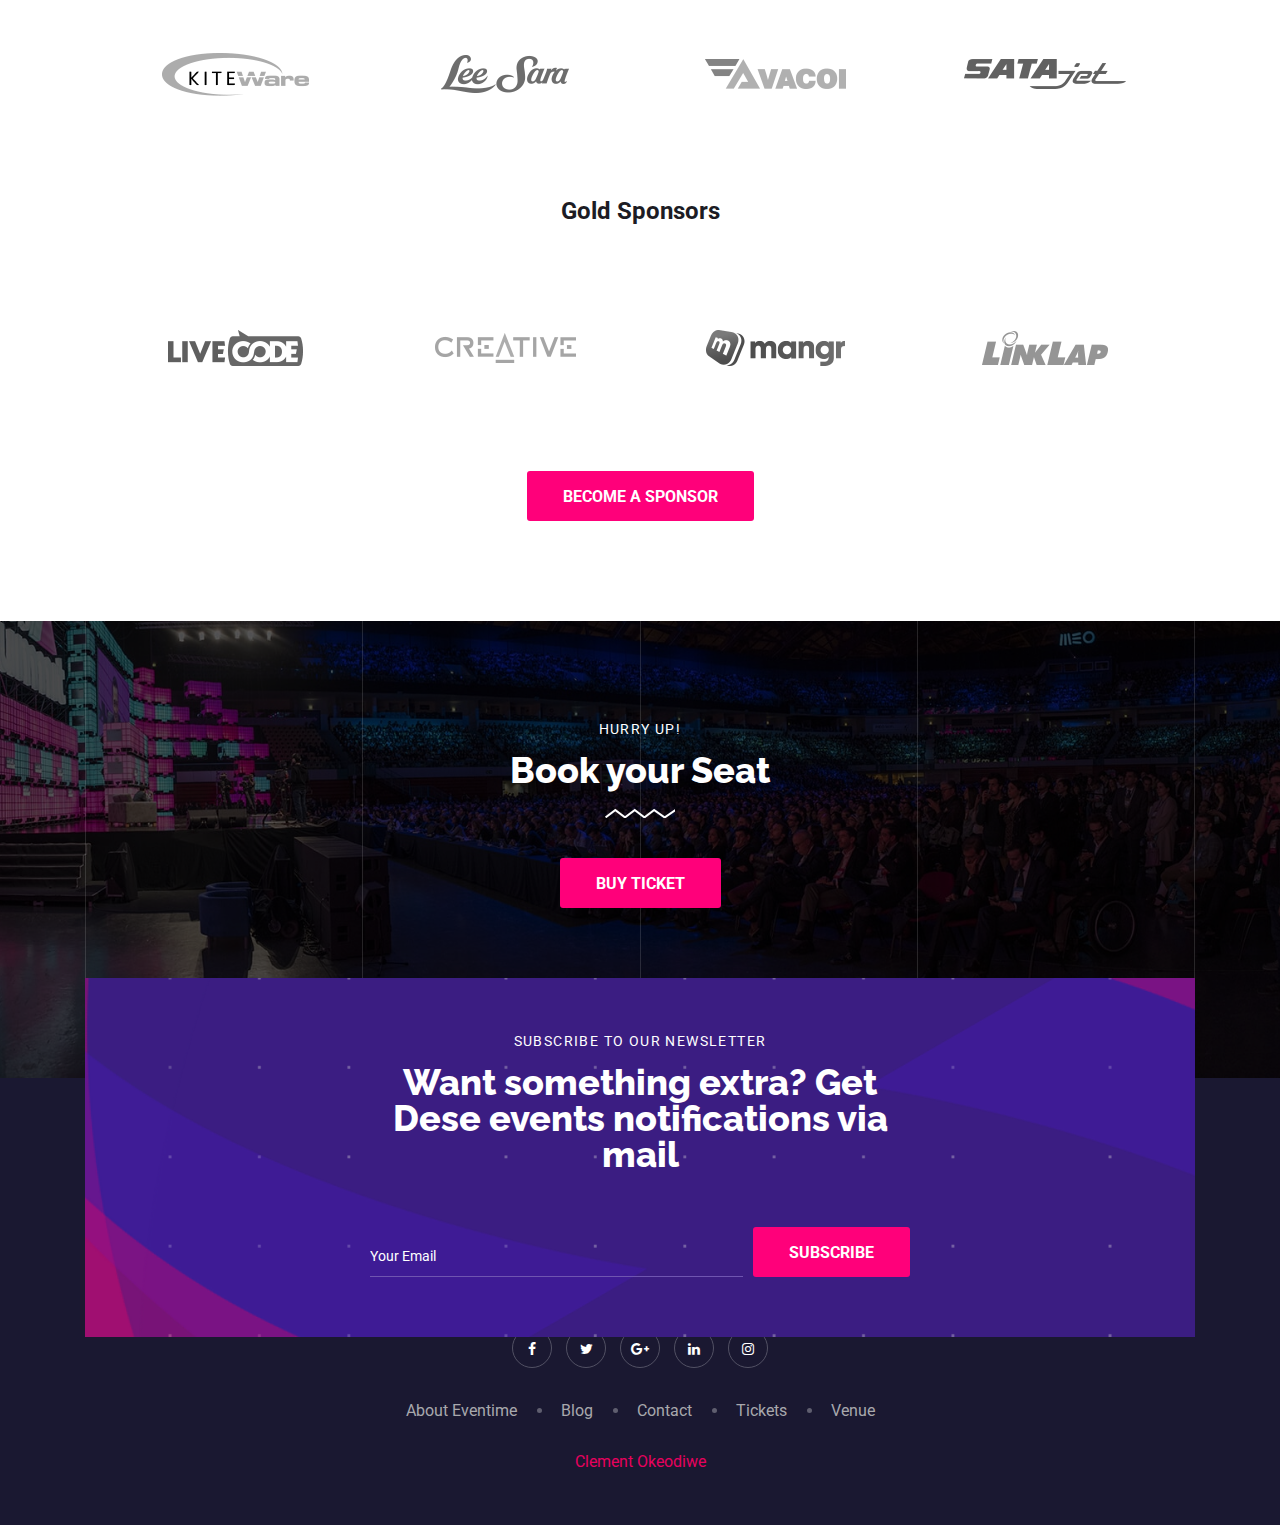
<file: pricing.html>
<!DOCTYPE html>
<html lang="en">


<!-- pricing16:34-->
<head>
   <!-- Basic Page Needs ================================================== -->
   <meta charset="utf-8">

   <!-- Mobile Specific Metas ================================================== -->
   <meta http-equiv="X-UA-Compatible" content="IE=edge">
   <meta name="viewport" content="width=device-width, initial-scale=1.0, user-scalable=0">

   <!-- Site Title -->
   <title>Pricing || Dese</title>
      <!-- CSS
         ================================================== -->
   <!-- Bootstrap -->
   <link rel="stylesheet" href="css/bootstrap.min.css">

   <!-- FontAwesome -->
   <link rel="stylesheet" href="css/font-awesome.min.css">
   <!-- Animation -->
   <link rel="stylesheet" href="css/animate.css">
   <!-- magnific -->
   <link rel="stylesheet" href="css/magnific-popup.css">
   <!-- carousel -->
   <link rel="stylesheet" href="css/owl.carousel.min.css">
   <!-- isotop -->
   <link rel="stylesheet" href="css/isotop.css">
   <!-- ico fonts -->
   <link rel="stylesheet" href="css/xsIcon.css">
   <!-- Template styles-->
   <link rel="stylesheet" href="css/style.css">
   <!-- Responsive styles-->
   <link rel="stylesheet" href="css/responsive.css">

   <!-- HTML5 shim and Respond.js IE8 support of HTML5 elements and media queries -->
   <!-- WARNING: Respond.js doesn't work if you view the page via file:// -->
   <!--[if lt IE 9]>
      <script src="https://oss.maxcdn.com/html5shiv/3.7.2/html5shiv.min.js"></script>
      <script src="https://oss.maxcdn.com/respond/1.4.2/respond.min.js"></script>
      <![endif]-->

</head>

<body>
   <div class="body-inner">
      <!-- Header start -->
      <header id="header" class="header header-transparent">
         <div class="container">
            <nav class="navbar navbar-expand-lg navbar-light">
               <!-- logo-->
               <a class="navbar-brand" href="index.html">
                  <div class="brando"><img id="image1" src="images/Dese2.png" alt="dese brand photo"></div>
               </a>
               <button class="navbar-toggler" type="button" data-toggle="collapse" data-target="#navbarNavDropdown"
                  aria-controls="navbarNavDropdown" aria-expanded="false" aria-label="Toggle navigation">
                  <span class="navbar-toggler-icon"><i class="icon icon-menu"></i></span>
               </button>
               <div class="collapse navbar-collapse" id="navbarNavDropdown">
                  <ul class="navbar-nav ml-auto">
                     <li class="dropdown nav-item active">
                        <a href="index.html" class="" data-toggle="dropdown">Home <i class="fa fa-angle-down"></i></a>
                        <ul class="dropdown-menu" role="menu">
                           <li><a href="index.html">Home One</a></li>
                           <!-- <li><a href="index-3.html">Home Two</a></li>
                           <li><a href="index-4.html">Home Three</a></li>
                           <li><a href="index-5.html">Home Four</a></li>
                           <li><a href="index-6.html">Home Five</a></li> -->
                        </ul>
                     </li>
                     <li class="dropdown nav-item">
                        <a href="#" class="" data-toggle="dropdown">About <i class="fa fa-angle-down"></i></a>
                        <ul class="dropdown-menu" role="menu">
                           <li><a href="about-us.html">About Us</a></li>
                           <!-- <li><a href="gallery.html">Gallery</a></li>
                           <li><a href="faq.html">FAQ</a></li>
                           <li><a href="pricing.html">Pricing Table</a></li>
                           <li><a href="sponsors-1.html">Sponsors</a></li>
                           <li><a href="venue.html">Venue</a></li>
                           <li><a href="404.html">Erro Page</a></li> -->
                        </ul>
                     </li>
                     <li class="nav-item dropdown">
                        <a href="#" class="" data-toggle="dropdown">Speakers <i class="fa fa-angle-down"></i></a>
                        <ul class="dropdown-menu" role="menu">
                           <li><a href="speakers-1.html">Speakers-1</a></li>
                           <!-- <li><a href="speakers-2.html">Speakers-2</a></li> -->
                        </ul>

                     </li>
                     <li class="nav-item dropdown">
                        <a href="#" class="" data-toggle="dropdown">Schedule <i class="fa fa-angle-down"></i></a>
                        <ul class="dropdown-menu" role="menu">
                              <li><a href="schedule-list.html">Schedule List</a></li>
                              <!-- <li><a href="schedule-tab-1.html">Schedule Tab 1</a></li>
                              <li><a href="schedule-tab-2.html">Schedule Tab 2</a></li> -->
                        </ul>
                     </li>
                     <!-- <li class="nav-item dropdown">
                        <a href="#"> Blog <i class="fa fa-angle-down"></i></a>
                        <ul class="dropdown-menu" role="menu">
                           <li><a href="blog.html">Blog</a></li>
                           <li><a href="news-single.html">Blog Details</a></li>
                        </ul>
                     </li> -->
                     <li class="nav-item">
                        <a href="contact.html">Contact</a>
                     </li>
                     <li class="header-ticket nav-item">
                        <a class="ticket-btn btn" href="pricing.html"> Buy  Ticket
                        </a>
                     </li>
                  </ul>
               </div>
            </nav>
         </div><!-- container end-->
      </header>
      <!--/ Header end -->

      <div id="page-banner-area" class="page-banner-area" style="background-image:url(images/hero_area/banner_bg.jpg)">
         <!-- Subpage title start -->
         <div class="page-banner-title">
            <div class="text-center">
               <h2>Pricing</h2>
               <ol class="breadcrumb">
                  <li>
                     <a href="index.html">Dese Events /</a>
                  </li>
                  <li>
                     Pricing
                  </li>
               </ol>
            </div>
         </div><!-- Subpage title end -->
      </div><!-- Page Banner end -->

      <!-- ts pricing start-->
      <section class="ts-pricing gradient" style="background-image: url(images/pricing/pricing_img.jpg)">
         <div class="container">
            <div class="row">
               <div class="col-lg-12">
                  <h2 class="section-title white">
                     <span>Pricing Plans</span>
                     Get your Ticket
                  </h2>
               </div><!-- section title end-->
            </div><!-- col end-->
            <!-- row end-->
            <div class="row">
               <div class="col-lg-4 wow fadeInUp" data-wow-duration="1.5s" data-wow-delay="400ms">
                  <div class="pricing-item">
                     <img class="pricing-dot " src="images/pricing/dot.png" alt="">
                     <div class="ts-pricing-box">

                        <div class="ts-pricing-header">
                           <h2 class="ts-pricing-name">Early Bird</h2>
                           <h3 class="ts-pricing-price">
                              <span class="currency">&#8358;</span>1,500
                           </h3>
                        </div>
                        <div class="ts-pricing-progress">
                           <p class="amount-progres-text">Available tickets for this price</p>
                           <div class="ts-progress">
                              <div class="ts-progress-inner" style="width: 35%"></div>
                           </div>
                           <p class="ts-pricing-value">200/1000</p>
                        </div>
                        <div class="promotional-code">
                           <!-- <p class="promo-code-text">Enter Promotional Code</p> -->
                           <a href="Payment/index.html" class="btn pricing-btn">Buy Ticket</a>
                           <p class="vate-text">All prices exclude 25% VAT</p>
                        </div>
                     </div><!-- ts pricing box-->
                     <img class="pricing-dot1 " src="images/pricing/dot.png" alt="">
                  </div>
               </div><!-- col end-->
               <div class="col-lg-4 wow fadeInUp" data-wow-duration="1.5s" data-wow-delay="500ms">
                  <div class="pricing-item">
                     <img class="pricing-dot " src="images/pricing/dot.png" alt="">
                     <div class="ts-pricing-box">
                        <span class="big-dot"></span>
                        <div class="ts-pricing-header">
                           <h2 class="ts-pricing-name">Regular</h2>
                           <h3 class="ts-pricing-price">
                              <span class="currency">&#8358;</span>4,500
                           </h3>
                        </div>
                        <div class="ts-pricing-progress">
                           <p class="amount-progres-text">Available tickets for this price</p>
                           <div class="ts-progress">
                              <div class="ts-progress-inner" style="width: 75%"></div>
                           </div>
                           <p class="ts-pricing-value">350/500</p>
                        </div>
                        <div class="promotional-code">
                           <!-- <p class="promo-code-text">Enter Promotional Code</p> -->
                           <a href="Payment/index.html" class="btn pricing-btn">Buy Ticket</a>
                           <p class="vate-text">All prices exclude 25% VAT</p>
                        </div>
                     </div><!-- ts pricing box-->
                     <img class="pricing-dot1 " src="images/pricing/dot.png" alt="">
                  </div>
               </div><!-- col end-->
               <div class="col-lg-4 wow fadeInUp" data-wow-duration="1.5s" data-wow-delay="600ms">
                  <div class="pricing-item">
                     <img class="pricing-dot " src="images/pricing/dot.png" alt="">
                     <div class="ts-pricing-box">
                        <span class="big-dot"></span>
                        <div class="ts-pricing-header">
                           <h2 class="ts-pricing-name">VIP</h2>
                           <h3 class="ts-pricing-price">
                              <span class="currency">&#8358;</span>10,000
                           </h3>
                        </div>
                        <div class="ts-pricing-progress">
                           <p class="amount-progres-text">Available tickets for this price</p>
                           <div class="ts-progress">
                              <div class="ts-progress-inner" style="width: 50%"></div>
                           </div>
                           <p class="ts-pricing-value">250/500</p>
                        </div>
                        <div class="promotional-code">
                           <!-- <p class="promo-code-text">Enter Promotional Code</p> -->
                           <a href="Payment/index.html" class="btn pricing-btn">Buy Ticket</a>
                           <p class="vate-text">All prices exclude 25% VAT</p>
                        </div>
                     </div><!-- ts pricing box-->
                     <img class="pricing-dot1 " src="images/pricing/dot.png" alt="">
                  </div>
               </div><!-- col end-->
            </div>
         </div><!-- container end-->
         <div class="speaker-shap wow fadeInUp" data-wow-duration="1.5s" data-wow-delay="400ms">
            <img class="shap2" src="images/shap/pricing_memphis1.png" alt="">
         </div>
      </section>
      <!-- ts pricing end-->

      

      <section id="ts-sponsors" class="ts-sponsors">
            <div class="container">
               <div class="row text-center">
                  <div class="col-lg-12 mx-auto">
                     <h2 class="section-title text-center">
                        <span>Who Healps us</span>
                        Our Sponsors
                     </h2>
                  </div>
               </div>
               <!--/ Title row end -->
               <div class="sponsors-wrap">
                  <h3 class="sponsor-title text-center">Platinum Sponsors</h3>
                  <div class="row sponsor-padding text-center">
                     <div class="col-lg-3">
                        <a href="#" class="sponsors-logo">
                              <img class="img-fluid" src="images/sponsors/sponsor-1.png" alt="">
                           </a>
                     </div>
                     <!-- Col 1 end -->
                     <div class="col-lg-3">
                        <a href="#" class="sponsors-logo">
                              <img class="img-fluid" src="images/sponsors/sponsor-2.png" alt="">
                           </a>
                     </div>
                     <!-- Col 2 end -->
                     <div class="col-lg-3">
                        <a href="#" class="sponsors-logo">
                              <img class="img-fluid" src="images/sponsors/sponsor-3.png" alt="">
                           </a>
                     </div>
                     <!-- Col 3 end -->
                     <div class="col-lg-3">
                        <a href="#" class="sponsors-logo">
                              <img class="img-fluid" src="images/sponsors/sponsor-4.png" alt="">
                           </a>
                     </div>
                     <!-- Col 3 end -->
                  </div>
               </div>
   
               <!--/ Content row 1 end -->
   
               <div class="sponsors-wrap">
                  <h3 class="sponsor-title text-center">Gold Sponsors</h3>
                  <div class="row sponsor-padding text-center">
                     <div class="col-lg-3">
                        <a href="#" class="sponsors-logo">
                              <img class="img-fluid" src="images/sponsors/sponsor-5.png" alt="">
                           </a>
                     </div>
                     <!-- Col 1 end -->
                     <div class="col-lg-3">
                        <a href="#" class="sponsors-logo">
                              <img class="img-fluid" src="images/sponsors/sponsor-6.png" alt="">
                           </a>
                     </div>
                     <!-- Col 2 end -->
                     <div class="col-lg-3">
                        <a href="#" class="sponsors-logo">
                              <img class="img-fluid" src="images/sponsors/sponsor-7.png" alt="">
                           </a>
                     </div>
                     <!-- Col 3 end -->
                     <div class="col-lg-3">
                        <a href="#" class="sponsors-logo">
                              <img class="img-fluid" src="images/sponsors/sponsor-8.png" alt="">
                           </a>
                     </div>
                     <!-- Col 3 end -->
                  </div>
               </div>
   
               <!--/ Content row 2 end -->
   
   
               <div class="row">
                  <div class="col-lg-12 mx-auto">
                     <div class="general-btn text-center">
                        <a class="btn" href="#">Become A Sponsor</a>
                     </div>
                  </div>
               </div>
               <!--/ Content row 3 end -->
            </div>
            <!--/ Container end -->
         </section>

      <!-- ts footer area start-->
      <div class="footer-area">

         <!-- ts-book-seat start-->
         <section class="ts-book-seat" style="background-image: url(images/book_seat_img.jpg)">
            <div class="container">
               <div class="row">
                  <div class="col-lg-8 mx-auto">
                     <div class="book-seat-content text-center mb-70">
                        <h2 class="section-title white">
                           <span>Hurry up!</span>
                           Book your Seat
                        </h2>
                        <a href="#" class="btn">Buy Ticket</a>
                     </div><!-- book seat end-->
                  </div><!-- col end-->

               </div><!-- row end-->
               <div class="ts-footer-newsletter">
                  <div class="ts-newsletter" style="background-image: url(images/shap/subscribe_pattern.png)">
                     <div class="row">
                        <div class="col-lg-6 mx-auto">
                           <div class="ts-newsletter-content">
                              <h2 class="section-title">
                                 <span>sUBSCRIBE TO  our nEWSLETTER</span>
                                 Want something extra? Get Dese events notifications via mail
                              </h2>
                           </div>
                           <div class="newsletter-form">
                              <form action="#" method="post" class="media align-items-end">
                                 <div class="email-form-group media-body">
                                    <input type="email" name="email" id="newsletter-form-email" class="form-control"
                                       placeholder="Your Email" autocomplete="off" required="">
                                 </div>
                                 <div class="d-flex ts-submit-btn">
                                    <button class="btn">Subscribe</button>
                                 </div>
                              </form>
                           </div>
                        </div>
                     </div>
                  </div>
               </div>
            </div><!-- container end-->
         </section>
         <!-- book seat  end-->

         <!-- footer start-->
         <footer class="ts-footer">
            <div class="container">
               <div class="row">
                  <div class="col-lg-8 mx-auto">
                     <div class="ts-footer-social text-center mb-30">
                        <ul>
                           <li>
                              <a href="#"><i class="fa fa-facebook"></i></a>
                           </li>
                           <li>
                              <a href="#"><i class="fa fa-twitter"></i></a>
                           </li>
                           <li>
                              <a href="#"><i class="fa fa-google-plus"></i></a>
                           </li>
                           <li>
                              <a href="#"><i class="fa fa-linkedin"></i></a>
                           </li>
                           <li>
                              <a href="#"><i class="fa fa-instagram"></i></a>
                           </li>
                        </ul>
                     </div>
                     <!-- footer social end-->
                     <div class="footer-menu text-center mb-25">
                        <ul>
                           <li><a href="#">About Eventime</a></li>
                           <li><a href="#">Blog</a></li>
                           <li><a href="#">Contact</a></li>
                           <li><a href="#">Tickets</a></li>
                           <li><a href="#">Venue</a></li>
                        </ul>
                     </div><!-- footer menu end-->
                     <div class="copyright-text text-center">
                        <p><a target="_blank" href="https://github.com/clement313">Clement Okeodiwe</a></p>
                     </div>
                  </div>
               </div>
            </div>
         </footer>
         <!-- footer end-->

         <div class="BackTo">
                  <a href="#" class="fa fa-angle-up" aria-hidden="true"></a>
              </div>
      </div>
      <!-- ts footer area end-->



      <!-- Javascript Files
            ================================================== -->
      <!-- initialize jQuery Library -->
      <script src="js/jquery.js"></script>

      <script src="js/popper.min.js"></script>
      <!-- Bootstrap jQuery -->
      <script src="js/bootstrap.min.js"></script>
      <!-- Counter -->
      <script src="js/jquery.appear.min.js"></script>
      <!-- Countdown -->
      <script src="js/jquery.jCounter.js"></script>
      <!-- magnific-popup -->
      <script src="js/jquery.magnific-popup.min.js"></script>
      <!-- carousel -->
      <script src="js/owl.carousel.min.js"></script>
      <!-- Waypoints -->
      <script src="js/wow.min.js"></script>
      <!-- isotop -->
      <script src="js/isotope.pkgd.min.js"></script>

      <!-- Template custom -->
      <script src="js/main.js"></script>
   </div>
   <!-- Body inner end -->
</body>


<!-- pricing16:34-->
</html>
</file>
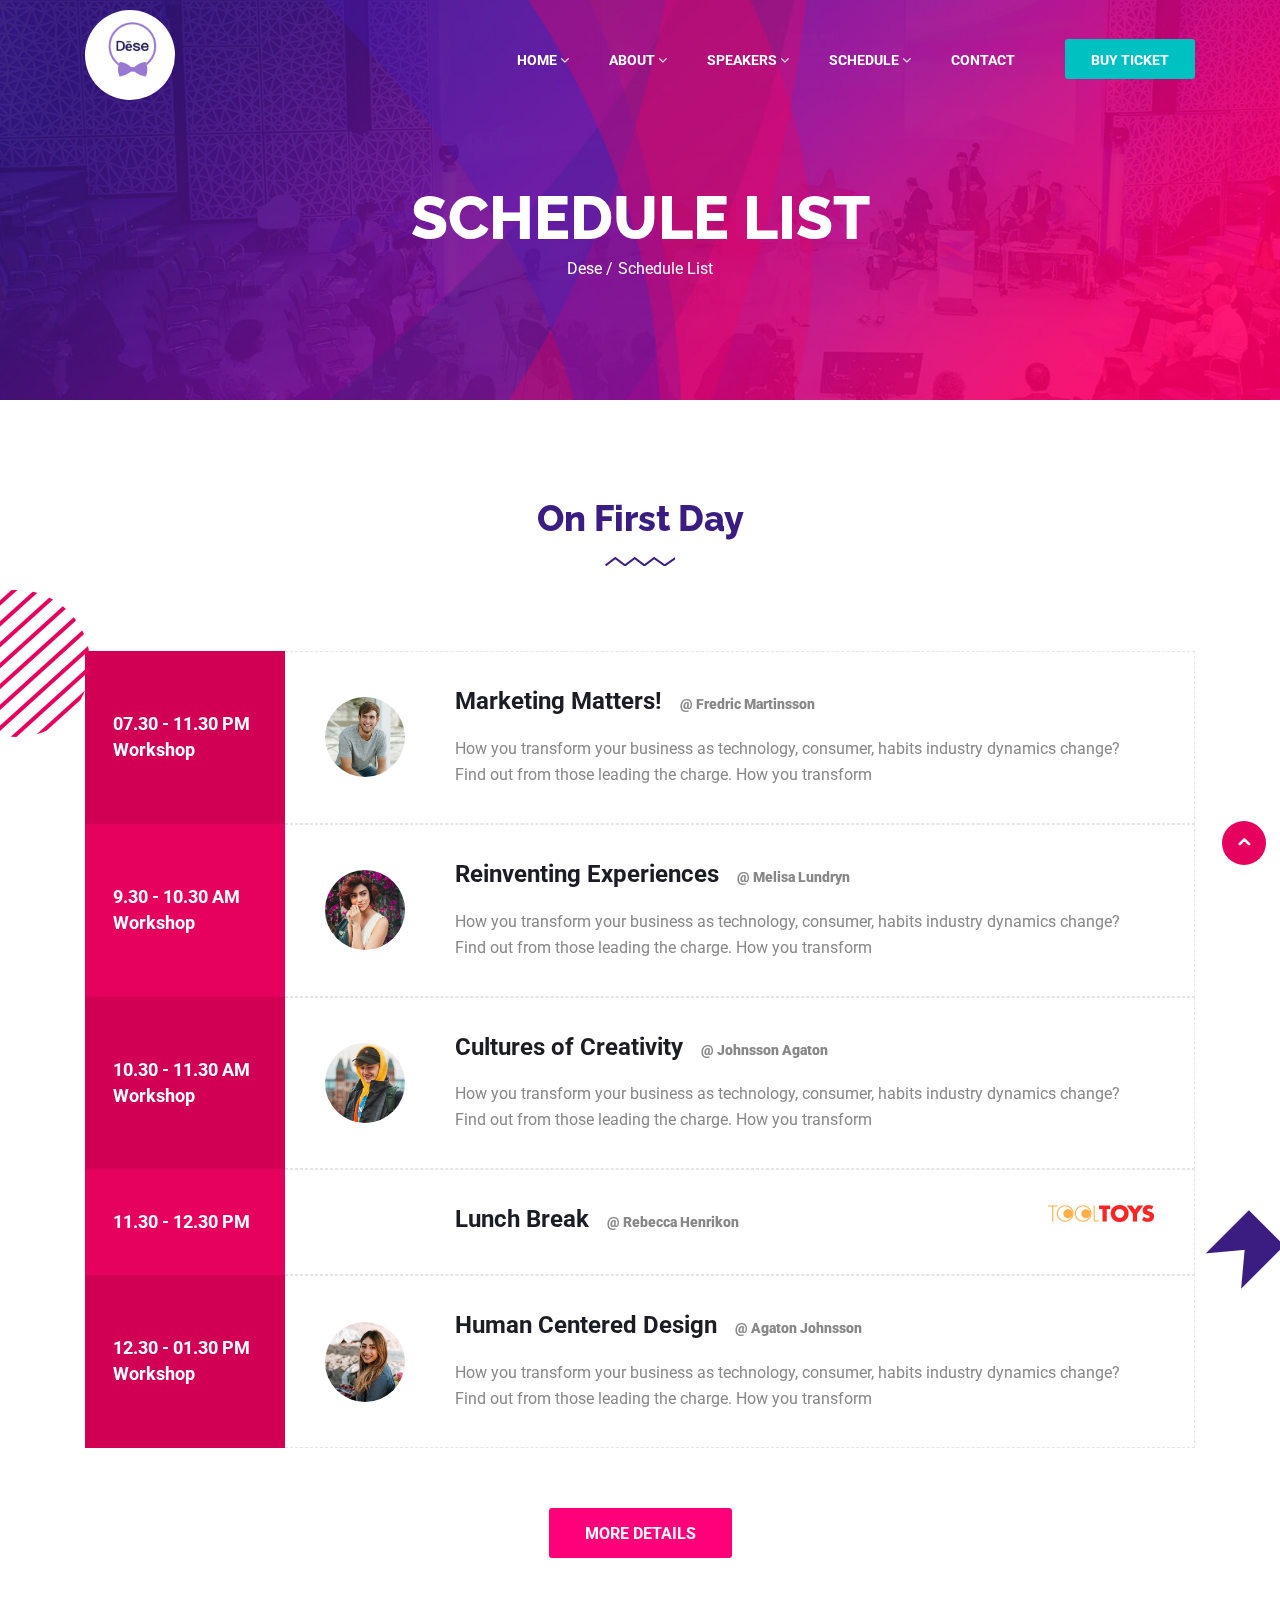
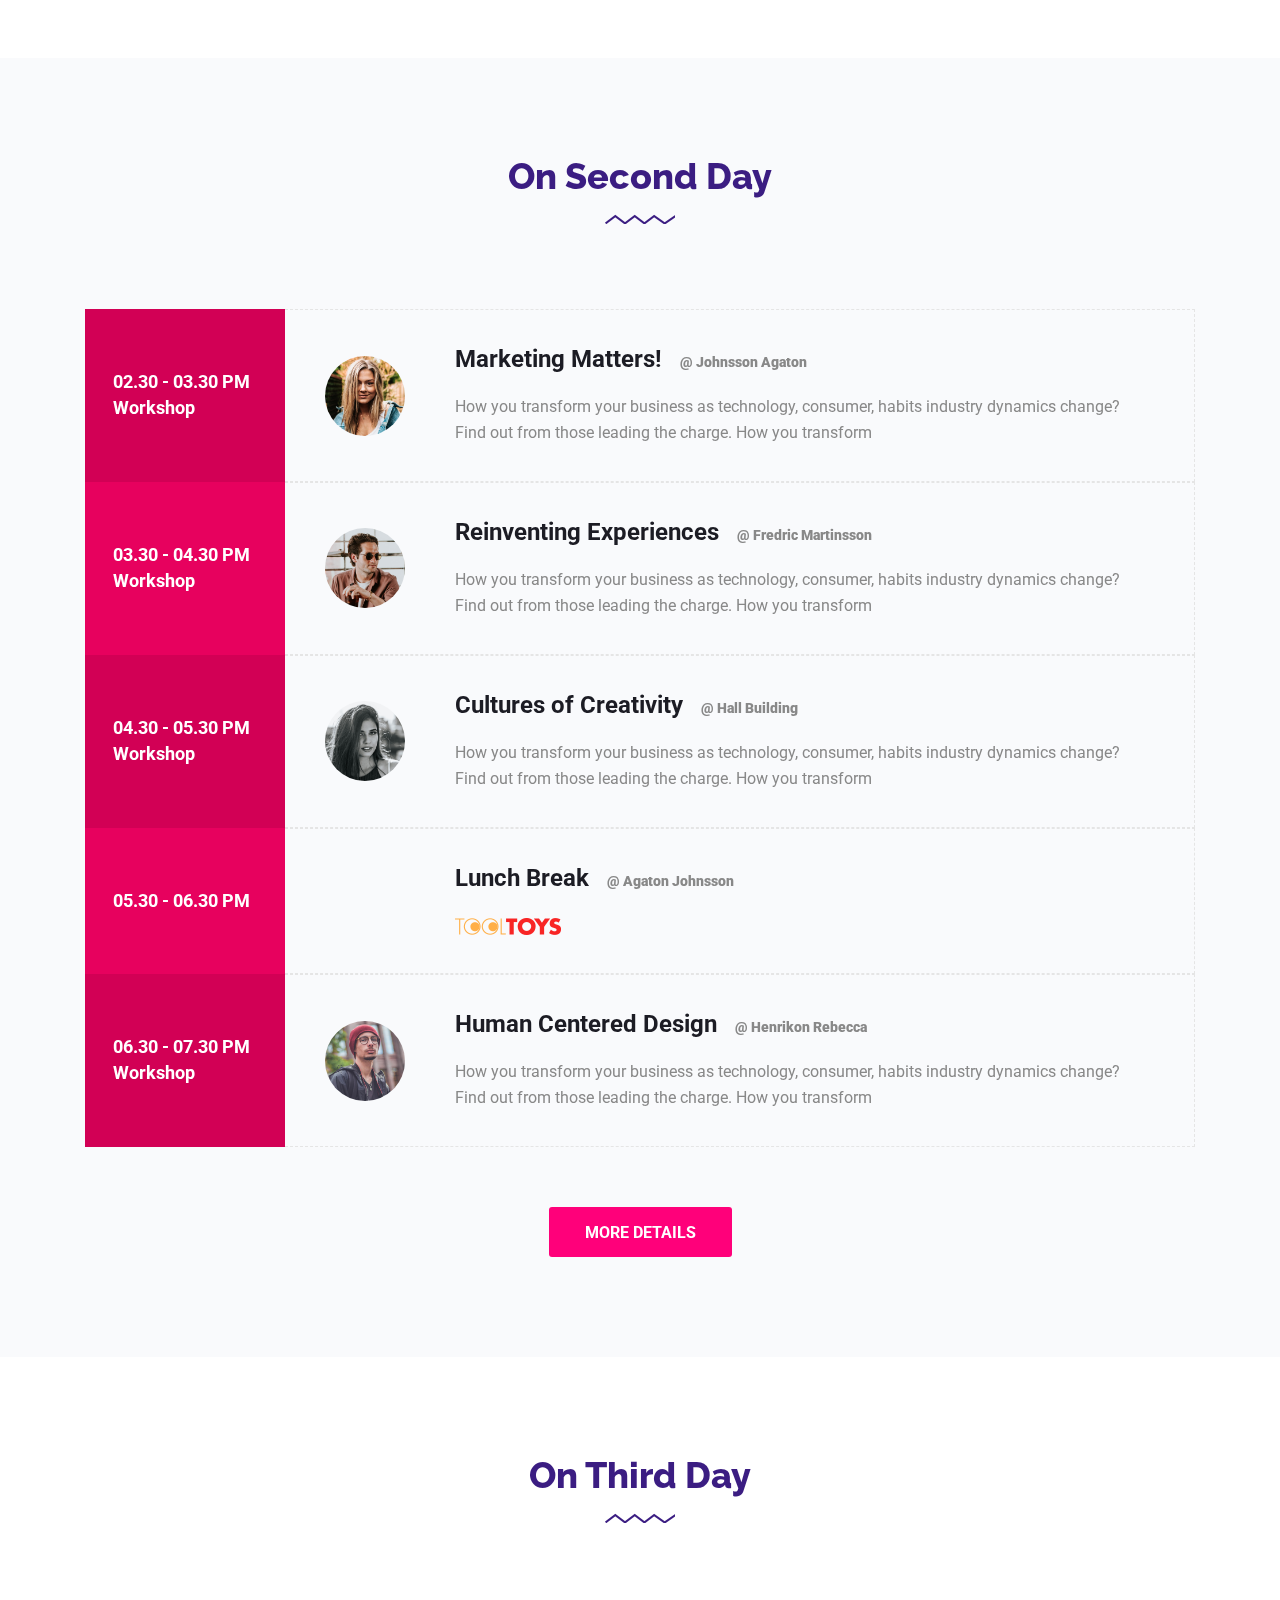
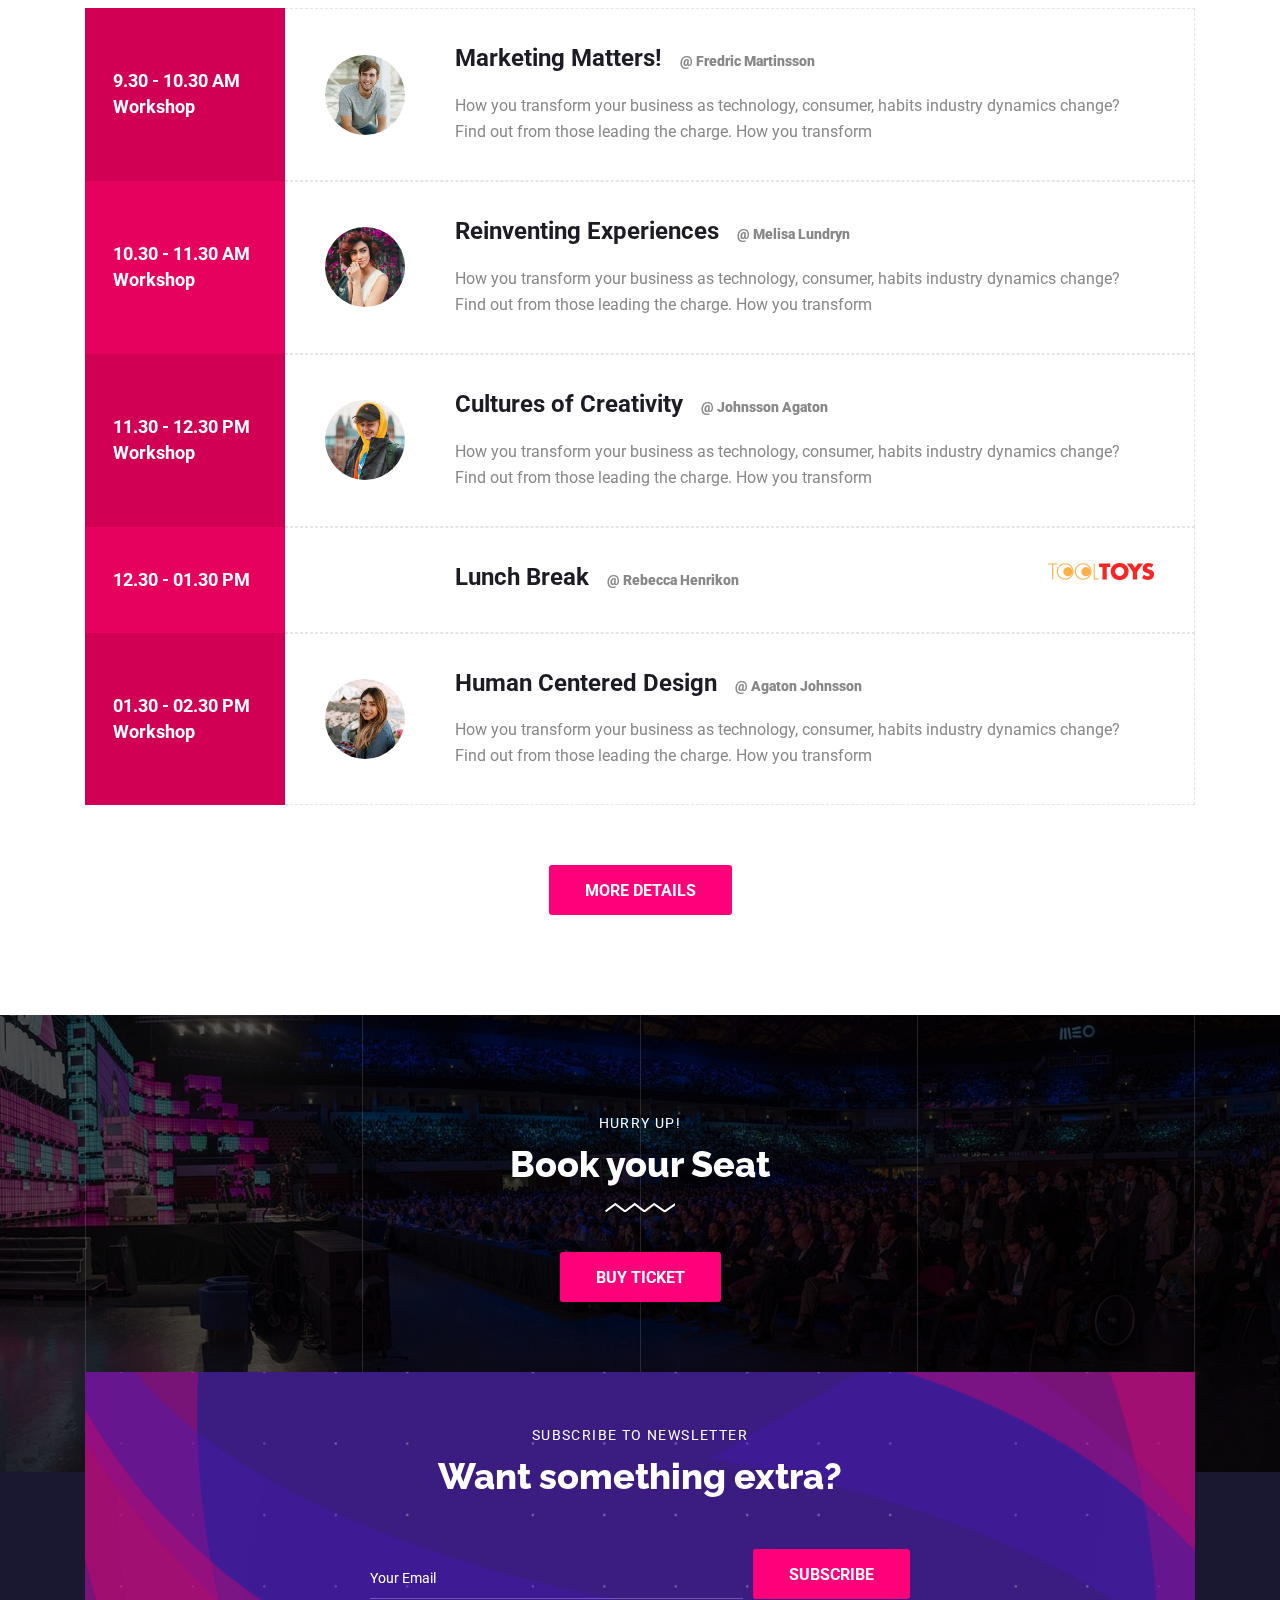
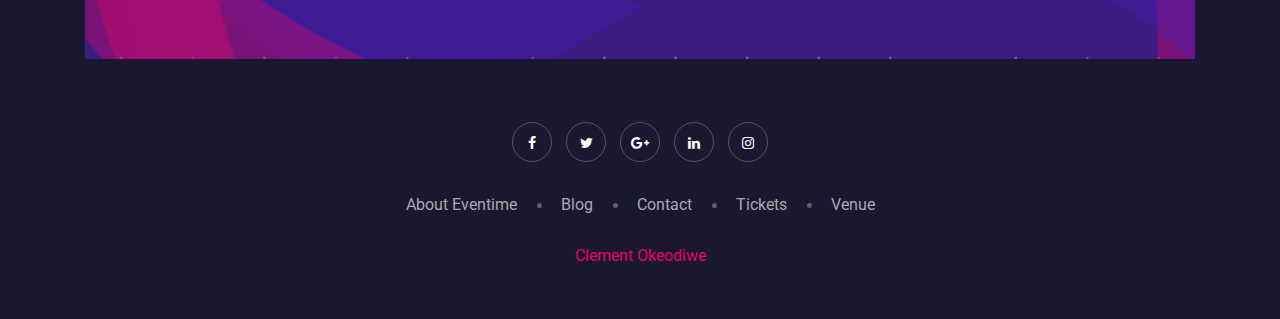
<file: schedule-list.html>
<!DOCTYPE html>
<html lang="en">


<!-- schedule-list17:31-->
<head>
   <!-- Basic Page Needs ================================================== -->
   <meta charset="utf-8">

   <!-- Mobile Specific Metas ================================================== -->
   <meta http-equiv="X-UA-Compatible" content="IE=edge">
   <meta name="viewport" content="width=device-width, initial-scale=1.0, user-scalable=0">

   <!-- Site Title -->
   <title>Schedule || Dese</title>

   <!-- CSS
         ================================================== -->
   <!-- Bootstrap -->
   <link rel="stylesheet" href="css/bootstrap.min.css">

   <!-- FontAwesome -->
   <link rel="stylesheet" href="css/font-awesome.min.css">
   <!-- Animation -->
   <link rel="stylesheet" href="css/animate.css">
   <!-- magnific -->
   <link rel="stylesheet" href="css/magnific-popup.css">
   <!-- carousel -->
   <link rel="stylesheet" href="css/owl.carousel.min.css">
   <!-- isotop -->
   <link rel="stylesheet" href="css/isotop.css">
   <!-- ico fonts -->
   <link rel="stylesheet" href="css/xsIcon.css">
   <!-- Template styles-->
   <link rel="stylesheet" href="css/style.css">
   <!-- Responsive styles-->
   <link rel="stylesheet" href="css/responsive.css">

   <!-- HTML5 shim and Respond.js IE8 support of HTML5 elements and media queries -->
   <!-- WARNING: Respond.js doesn't work if you view the page via file:// -->
   <!--[if lt IE 9]>
      <script src="https://oss.maxcdn.com/html5shiv/3.7.2/html5shiv.min.js"></script>
      <script src="https://oss.maxcdn.com/respond/1.4.2/respond.min.js"></script>
      <![endif]-->

</head>

<body>
   <div class="body-inner">
      <!-- Header start -->
      <header id="header" class="header header-transparent">
         <div class="container">
            <nav class="navbar navbar-expand-lg navbar-light">
               <!-- logo-->
               <a class="navbar-brand" href="index.html">
                  <div class="brando"><img id="image1" src="images/Dese2.png" alt="dese brand photo"></div>
               </a>
               <button class="navbar-toggler" type="button" data-toggle="collapse" data-target="#navbarNavDropdown"
                  aria-controls="navbarNavDropdown" aria-expanded="false" aria-label="Toggle navigation">
                  <span class="navbar-toggler-icon"><i class="icon icon-menu"></i></span>
               </button>
               <div class="collapse navbar-collapse" id="navbarNavDropdown">
                  <ul class="navbar-nav ml-auto">
                     <li class="dropdown nav-item active">
                        <a href="#" class="" data-toggle="dropdown">Home <i class="fa fa-angle-down"></i></a>
                        <ul class="dropdown-menu" role="menu">
                           <li><a href="index.html">Home</a></li>
                           <!-- <li><a href="index-3.html">Home Two</a></li>
                           <li><a href="index-4.html">Home Three</a></li>
                           <li><a href="index-5.html">Home Four</a></li>
                           <li><a href="index-6.html">Home Five</a></li> -->
                        </ul>
                     </li>
                     <li class="dropdown nav-item">
                        <a href="#" class="" data-toggle="dropdown">About <i class="fa fa-angle-down"></i></a>
                        <ul class="dropdown-menu" role="menu">
                           <li><a href="about-us.html">About Us</a></li>
                           <!-- <li><a href="gallery.html">Gallery</a></li>
                           <li><a href="faq.html">FAQ</a></li>
                           <li><a href="pricing.html">Pricing Table</a></li>
                           <li><a href="sponsors-1.html">Sponsors</a></li>
                           <li><a href="venue.html">Venue</a></li>
                           <li><a href="404.html">Erro Page</a></li> -->
                        </ul>
                     </li>
                     <li class="nav-item dropdown">
                        <a href="#" class="" data-toggle="dropdown">Speakers <i class="fa fa-angle-down"></i></a>
                        <ul class="dropdown-menu" role="menu">
                           <li><a href="speakers-1.html">Speakers-1</a></li>
                           <!-- <li><a href="speakers-2.html">Speakers-2</a></li> -->
                        </ul>

                     </li>
                     <li class="nav-item dropdown">
                        <a href="#" class="" data-toggle="dropdown">Schedule <i class="fa fa-angle-down"></i></a>
                        <ul class="dropdown-menu" role="menu">
                              <li><a href="schedule-list.html">Schedule</a></li>
                              <!-- <li><a href="schedule-tab-1.html">Schedule Tab 1</a></li>
                              <li><a href="schedule-tab-2.html">Schedule Tab 2</a></li> -->
                        </ul>
                     </li>
                     <!-- <li class="nav-item dropdown">
                        <a href="#"> Blog <i class="fa fa-angle-down"></i></a>
                        <ul class="dropdown-menu" role="menu">
                           <li><a href="blog.html">Blog</a></li>
                           <li><a href="news-single.html">Blog Details</a></li>
                        </ul>
                     </li> -->
                     <li class="nav-item">
                        <a href="contact.html">Contact</a>
                     </li>
                     <li class="header-ticket nav-item">
                        <a class="ticket-btn btn" href="pricing.html"> Buy  Ticket
                        </a>
                     </li>
                  </ul>
               </div>
            </nav>
         </div><!-- container end-->
      </header>
      <!--/ Header end -->

      <div id="page-banner-area" class="page-banner-area" style="background-image:url(images/hero_area/banner_bg.jpg)">
         <!-- Subpage title start -->
         <div class="page-banner-title">
            <div class="text-center">
               <h2>Schedule List</h2>
               <ol class="breadcrumb">
                  <li>
                     <a href="#">Dese /</a>
                  </li>
                  <li>
                     Schedule List
                  </li>
               </ol>
            </div>
         </div><!-- Subpage title end -->
      </div><!-- Page Banner end -->

      <section class="ts-schedule">
         <div class="container">

            <div class="row">
               <div class="col-lg-12">
                  <h2 class="section-title">
                     On First Day
                  </h2>
               </div><!-- col end-->
            </div><!-- row end-->
            <div class="row">
               <div class="col-lg-12">
                  <div class="tab-content schedule-tabs">
                     <div role="tabpanel" class="tab-pane active" id="date3">
                        <div class="schedule-listing">
                           <div class="schedule-slot-time">
                              <span> 07.30 - 11.30 PM</span>
                              Workshop
                           </div>
                           <div class="schedule-slot-info">
                              <a href="#">
                                                                    <img class="schedule-slot-speakers" src="images/speakers/speaker1.jpg" alt="">
                                                                </a>
                              <div class="schedule-slot-info-content">
                                 <h3 class="schedule-slot-title">Marketing Matters!
                                    <strong>@ Fredric Martinsson</strong>
                                 </h3>
                                 <p>How you transform your business as
                                    technology, consumer, habits industry dynamics change? Find out from
                                    those leading the charge. How you transform </p>
                              </div>
                              <!--Info content end -->
                           </div><!-- Slot info end -->
                        </div>
                        <!--schedule-listing end -->
                        <div class="schedule-listing">
                           <div class="schedule-slot-time">
                              <span> 9.30 - 10.30 AM</span>
                              Workshop
                           </div>
                           <div class="schedule-slot-info">
                              <a href="#">
                                                                        <img class="schedule-slot-speakers" src="images/speakers/speaker2.jpg" alt="">
                                                                    </a>
                              <div class="schedule-slot-info-content">
                                 <h3 class="schedule-slot-title">Reinventing Experiences
                                    <strong>@ Melisa Lundryn</strong>
                                 </h3>
                                 <p>How you transform your business as
                                    technology, consumer, habits industry dynamics change? Find out from
                                    those leading the charge. How you transform </p>
                              </div>
                              <!--Info content end -->
                           </div><!-- Slot info end -->
                        </div>
                        <!--schedule-listing end -->
                        <div class="schedule-listing">
                           <div class="schedule-slot-time">
                              <span> 10.30 - 11.30 AM</span>
                              Workshop
                           </div>
                           <div class="schedule-slot-info">
                              <a href="#">
                                                                            <img class="schedule-slot-speakers" src="images/speakers/speaker3.jpg" alt="">
                                                                        </a>
                              <div class="schedule-slot-info-content">
                                 <h3 class="schedule-slot-title">Cultures of Creativity
                                    <strong>@ Johnsson Agaton</strong>
                                 </h3>
                                 <p>How you transform your business as
                                    technology, consumer, habits industry dynamics change? Find out from
                                    those leading the charge. How you transform </p>
                              </div>
                              <!--Info content end -->
                           </div><!-- Slot info end -->
                        </div>
                        <!--schedule-listing end -->
                        <div class="schedule-listing launce">
                           <div class="schedule-slot-time">
                              <span> 11.30 - 12.30 PM</span>
                           </div>
                           <div class="schedule-slot-info">

                              <div class="schedule-slot-info-content">
                                 <h3 class="schedule-slot-title">Lunch Break
                                    <strong>@ Rebecca Henrikon</strong>
                                 </h3>
                                 <a href="#">
                                                                            <img  src="images/schedule_lunch.png" alt="">
                                                                         </a>
                              </div>
                              <!--Info content end -->
                           </div><!-- Slot info end -->
                        </div>
                        <!--schedule-listing end -->

                        <div class="schedule-listing">
                           <div class="schedule-slot-time">
                              <span> 12.30 - 01.30 PM</span>
                              Workshop
                           </div>
                           <div class="schedule-slot-info">
                              <a href="#">
                                                                 <img class="schedule-slot-speakers" src="images/speakers/speaker4.jpg" alt="">
                                                                            </a>
                              <div class="schedule-slot-info-content">
                                 <h3 class="schedule-slot-title">Human Centered Design
                                    <strong>@ Agaton Johnsson</strong>
                                 </h3>
                                 <p>How you transform your business as
                                    technology, consumer, habits industry dynamics change? Find out from
                                    those leading the charge. How you transform </p>
                              </div>
                              <!--Info content end -->
                           </div><!-- Slot info end -->
                        </div>
                        <!--schedule-listing end -->
                        <div class="schedule-listing-btn">
                           <a href="#" class="btn">More Details</a>
                        </div>
                     </div>

                  </div>
               </div>
            </div>
         </div><!-- container end-->
         <div class="speaker-shap">
            <img class="shap2" src="images/shap/home_schedule_memphis1.png" alt="">
            <img class="shap1" src="images/shap/home_schedule_memphis2.png" alt="">
         </div>
      </section>

      <section class="ts-schedule section-bg">
         <div class="container">
            <div class="row">
               <div class="col-lg-12">
                  <h2 class="section-title">
                     On Second Day
                  </h2>
               </div><!-- col end-->
            </div><!-- row end-->
            <div class="row">
               <div class="col-lg-12">
                  <div class="tab-content schedule-tabs">
                     <div role="tabpanel" class="tab-pane active" id="date2">
                        <div class="schedule-listing">
                           <div class="schedule-slot-time">
                              <span> 02.30 - 03.30 PM</span>
                              Workshop
                           </div>
                           <div class="schedule-slot-info">
                              <a href="#">
                                                                <img class="schedule-slot-speakers" src="images/speakers/speaker5.jpg" alt="">
                                                            </a>
                              <div class="schedule-slot-info-content">
                                 <h3 class="schedule-slot-title">Marketing Matters!
                                    <strong>@ Johnsson Agaton</strong>
                                 </h3>
                                 <p>How you transform your business as
                                    technology, consumer, habits industry dynamics change? Find out from
                                    those leading the charge. How you transform </p>
                              </div>
                              <!--Info content end -->
                           </div><!-- Slot info end -->
                        </div>
                        <!--schedule-listing end -->
                        <div class="schedule-listing">
                           <div class="schedule-slot-time">
                              <span> 03.30 - 04.30 PM</span>
                              Workshop
                           </div>
                           <div class="schedule-slot-info">
                              <a href="#">
                                                                    <img class="schedule-slot-speakers" src="images/speakers/speaker6.jpg" alt="">
                                                                </a>
                              <div class="schedule-slot-info-content">
                                 <h3 class="schedule-slot-title">Reinventing Experiences
                                    <strong>@ Fredric Martinsson</strong>
                                 </h3>
                                 <p>How you transform your business as
                                    technology, consumer, habits industry dynamics change? Find out from
                                    those leading the charge. How you transform </p>
                              </div>
                              <!--Info content end -->
                           </div><!-- Slot info end -->
                        </div>
                        <!--schedule-listing end -->
                        <div class="schedule-listing">
                           <div class="schedule-slot-time">
                              <span> 04.30 - 05.30 PM</span>
                              Workshop
                           </div>
                           <div class="schedule-slot-info">
                              <a href="#">
                                                                        <img class="schedule-slot-speakers" src="images/speakers/speaker7.jpg" alt="">
                                                                    </a>
                              <div class="schedule-slot-info-content">
                                 <h3 class="schedule-slot-title">Cultures of Creativity
                                    <strong>@ Hall  Building</strong>
                                 </h3>
                                 <p>How you transform your business as
                                    technology, consumer, habits industry dynamics change? Find out from
                                    those leading the charge. How you transform </p>
                              </div>
                              <!--Info content end -->
                           </div><!-- Slot info end -->
                        </div>
                        <!--schedule-listing end -->
                        <div class="schedule-listing">
                           <div class="schedule-slot-time">
                              <span> 05.30 - 06.30 PM</span>
                           </div>
                           <div class="schedule-slot-info">

                              <div class="schedule-slot-info-content">
                                 <h3 class="schedule-slot-title">Lunch Break
                                    <strong>@ Agaton Johnsson</strong>
                                 </h3>
                                 <a href="#">
                                                                        <img  src="images/schedule_lunch.png" alt="">
                                                                     </a>
                              </div>
                              <!--Info content end -->
                           </div><!-- Slot info end -->
                        </div>
                        <!--schedule-listing end -->

                        <div class="schedule-listing">
                           <div class="schedule-slot-time">
                              <span> 06.30 - 07.30 PM</span>
                              Workshop
                           </div>
                           <div class="schedule-slot-info">
                              <a href="#">
                                                             <img class="schedule-slot-speakers" src="images/speakers/speaker8.jpg" alt="">
                                                                        </a>
                              <div class="schedule-slot-info-content">
                                 <h3 class="schedule-slot-title">Human Centered Design
                                    <strong>@ Henrikon Rebecca</strong>
                                 </h3>
                                 <p>How you transform your business as
                                    technology, consumer, habits industry dynamics change? Find out from
                                    those leading the charge. How you transform </p>
                              </div>
                              <!--Info content end -->
                           </div><!-- Slot info end -->
                        </div>
                        <!--schedule-listing end -->
                        <div class="schedule-listing-btn">
                           <a href="#" class="btn">More Details</a>
                        </div>
                     </div>

                  </div>
               </div>
            </div>
         </div><!-- container end-->
      </section>

      <section class="ts-schedule">
         <div class="container">
            <div class="row">
               <div class="col-lg-12">
                  <h2 class="section-title">
                     On Third Day
                  </h2>
               </div><!-- col end-->
            </div><!-- row end-->
            <div class="row">
               <div class="col-lg-12">
                  <div class="tab-content schedule-tabs">
                     <div role="tabpanel" class="tab-pane active" id="date1">
                        <div class="schedule-listing">
                           <div class="schedule-slot-time">
                              <span> 9.30 - 10.30 AM</span>
                              Workshop
                           </div>
                           <div class="schedule-slot-info">
                              <a href="#">
                                                  <img class="schedule-slot-speakers" src="images/speakers/speaker1.jpg" alt="">
                                              </a>
                              <div class="schedule-slot-info-content">
                                 <h3 class="schedule-slot-title">Marketing Matters!
                                    <strong>@ Fredric Martinsson</strong>
                                 </h3>
                                 <p>How you transform your business as
                                    technology, consumer, habits industry dynamics change? Find out from
                                    those leading the charge. How you transform </p>
                              </div>
                              <!--Info content end -->
                           </div><!-- Slot info end -->
                        </div>
                        <!--schedule-listing end -->
                        <div class="schedule-listing">
                           <div class="schedule-slot-time">
                              <span> 10.30 - 11.30 AM</span>
                              Workshop
                           </div>
                           <div class="schedule-slot-info">
                              <a href="#">
                                                      <img class="schedule-slot-speakers" src="images/speakers/speaker2.jpg" alt="">
                                                  </a>
                              <div class="schedule-slot-info-content">
                                 <h3 class="schedule-slot-title">Reinventing Experiences
                                    <strong>@ Melisa Lundryn</strong>
                                 </h3>
                                 <p>How you transform your business as
                                    technology, consumer, habits industry dynamics change? Find out from
                                    those leading the charge. How you transform </p>
                              </div>
                              <!--Info content end -->
                           </div><!-- Slot info end -->
                        </div>
                        <!--schedule-listing end -->
                        <div class="schedule-listing">
                           <div class="schedule-slot-time">
                              <span> 11.30 - 12.30 PM</span>
                              Workshop
                           </div>
                           <div class="schedule-slot-info">
                              <a href="#">
                                                          <img class="schedule-slot-speakers" src="images/speakers/speaker3.jpg" alt="">
                                                      </a>
                              <div class="schedule-slot-info-content">
                                 <h3 class="schedule-slot-title">Cultures of Creativity
                                    <strong>@ Johnsson Agaton</strong>
                                 </h3>
                                 <p>How you transform your business as
                                    technology, consumer, habits industry dynamics change? Find out from
                                    those leading the charge. How you transform </p>
                              </div>
                              <!--Info content end -->
                           </div><!-- Slot info end -->
                        </div>
                        <!--schedule-listing end -->
                        <div class="schedule-listing launce">
                           <div class="schedule-slot-time">
                              <span> 12.30 - 01.30 PM</span>
                           </div>
                           <div class="schedule-slot-info">

                              <div class="schedule-slot-info-content">
                                 <h3 class="schedule-slot-title">Lunch Break
                                    <strong>@ Rebecca Henrikon</strong>
                                 </h3>
                                 <a href="#">
                                                          <img  src="images/schedule_lunch.png" alt="">
                                                       </a>
                              </div>
                              <!--Info content end -->
                           </div><!-- Slot info end -->
                        </div>
                        <!--schedule-listing end -->

                        <div class="schedule-listing">
                           <div class="schedule-slot-time">
                              <span> 01.30 - 02.30 PM</span>
                              Workshop
                           </div>
                           <div class="schedule-slot-info">
                              <a href="#">
                                               <img class="schedule-slot-speakers" src="images/speakers/speaker4.jpg" alt="">
                                                          </a>
                              <div class="schedule-slot-info-content">
                                 <h3 class="schedule-slot-title">Human Centered Design
                                    <strong>@ Agaton Johnsson</strong>
                                 </h3>
                                 <p>How you transform your business as
                                    technology, consumer, habits industry dynamics change? Find out from
                                    those leading the charge. How you transform </p>
                              </div>
                              <!--Info content end -->
                           </div><!-- Slot info end -->
                        </div>
                        <!--schedule-listing end -->
                        <div class="schedule-listing-btn">
                           <a href="#" class="btn">More Details</a>
                        </div>
                     </div>


                  </div>
               </div>
            </div>
         </div><!-- container end-->
      </section>

      <!-- ts footer area start-->
      <div class="footer-area">

         <!-- ts-book-seat start-->
         <section class="ts-book-seat" style="background-image: url(images/book_seat_img.jpg)">
            <div class="container">
               <div class="row">
                  <div class="col-lg-8 mx-auto">
                     <div class="book-seat-content text-center mb-70">
                        <h2 class="section-title white">
                           <span>Hurry up!</span>
                           Book your Seat
                        </h2>
                        <a href="#" class="btn">Buy Ticket</a>
                     </div><!-- book seat end-->
                  </div><!-- col end-->

               </div><!-- row end-->
               <div class="ts-footer-newsletter">
                  <div class="ts-newsletter" style="background-image: url(images/shap/subscribe_pattern.png)">
                     <div class="row">
                        <div class="col-lg-6 mx-auto">
                           <div class="ts-newsletter-content">
                              <h2 class="section-title">
                                 <span>sUBSCRIBE TO nEWSLETTER</span>
                                 Want something extra?
                              </h2>
                           </div>
                           <div class="newsletter-form">
                              <form action="#" method="post" class="media align-items-end">
                                 <div class="email-form-group media-body">
                                    <input type="email" name="email" id="newsletter-form-email" class="form-control"
                                       placeholder="Your Email" autocomplete="off" required="">
                                 </div>
                                 <div class="d-flex ts-submit-btn">
                                    <button class="btn">Subscribe</button>
                                 </div>
                              </form>
                           </div>
                        </div>
                     </div>
                  </div>
               </div>
            </div><!-- container end-->
         </section>
         <!-- book seat  end-->

         <!-- footer start-->
         <footer class="ts-footer">
            <div class="container">
               <div class="row">
                  <div class="col-lg-8 mx-auto">
                     <div class="ts-footer-social text-center mb-30">
                        <ul>
                           <li>
                              <a href="#"><i class="fa fa-facebook"></i></a>
                           </li>
                           <li>
                              <a href="#"><i class="fa fa-twitter"></i></a>
                           </li>
                           <li>
                              <a href="#"><i class="fa fa-google-plus"></i></a>
                           </li>
                           <li>
                              <a href="#"><i class="fa fa-linkedin"></i></a>
                           </li>
                           <li>
                              <a href="#"><i class="fa fa-instagram"></i></a>
                           </li>
                        </ul>
                     </div>
                     <!-- footer social end-->
                     <div class="footer-menu text-center mb-25">
                        <ul>
                           <li><a href="#">About Eventime</a></li>
                           <li><a href="#">Blog</a></li>
                           <li><a href="#">Contact</a></li>
                           <li><a href="#">Tickets</a></li>
                           <li><a href="#">Venue</a></li>
                        </ul>
                     </div><!-- footer menu end-->
                     <div class="copyright-text text-center">
                        <p><a target="_blank" href="https://github.com/clement313">Clement Okeodiwe</a></p>
                     </div>
                  </div>
               </div>
            </div>
         </footer>
         <!-- footer end-->

         <div class="BackTo">
            <a href="#" class="fa fa-angle-up" aria-hidden="true"></a>
         </div>

      </div>
      <!-- ts footer area end-->



      <!-- Javascript Files
            ================================================== -->
      <!-- initialize jQuery Library -->
      <script src="js/jquery.js"></script>

      <script src="js/popper.min.js"></script>
      <!-- Bootstrap jQuery -->
      <script src="js/bootstrap.min.js"></script>
      <!-- Counter -->
      <script src="js/jquery.appear.min.js"></script>
      <!-- Countdown -->
      <script src="js/jquery.jCounter.js"></script>
      <!-- magnific-popup -->
      <script src="js/jquery.magnific-popup.min.js"></script>
      <!-- carousel -->
      <script src="js/owl.carousel.min.js"></script>
      <!-- Waypoints -->
      <script src="js/wow.min.js"></script>
      <!-- isotop -->
      <script src="js/isotope.pkgd.min.js"></script>

      <!-- Template custom -->
      <script src="js/main.js"></script>
   </div>
   <!-- Body inner end -->
</body>


<!-- schedule-list17:31-->
</html>
</file>
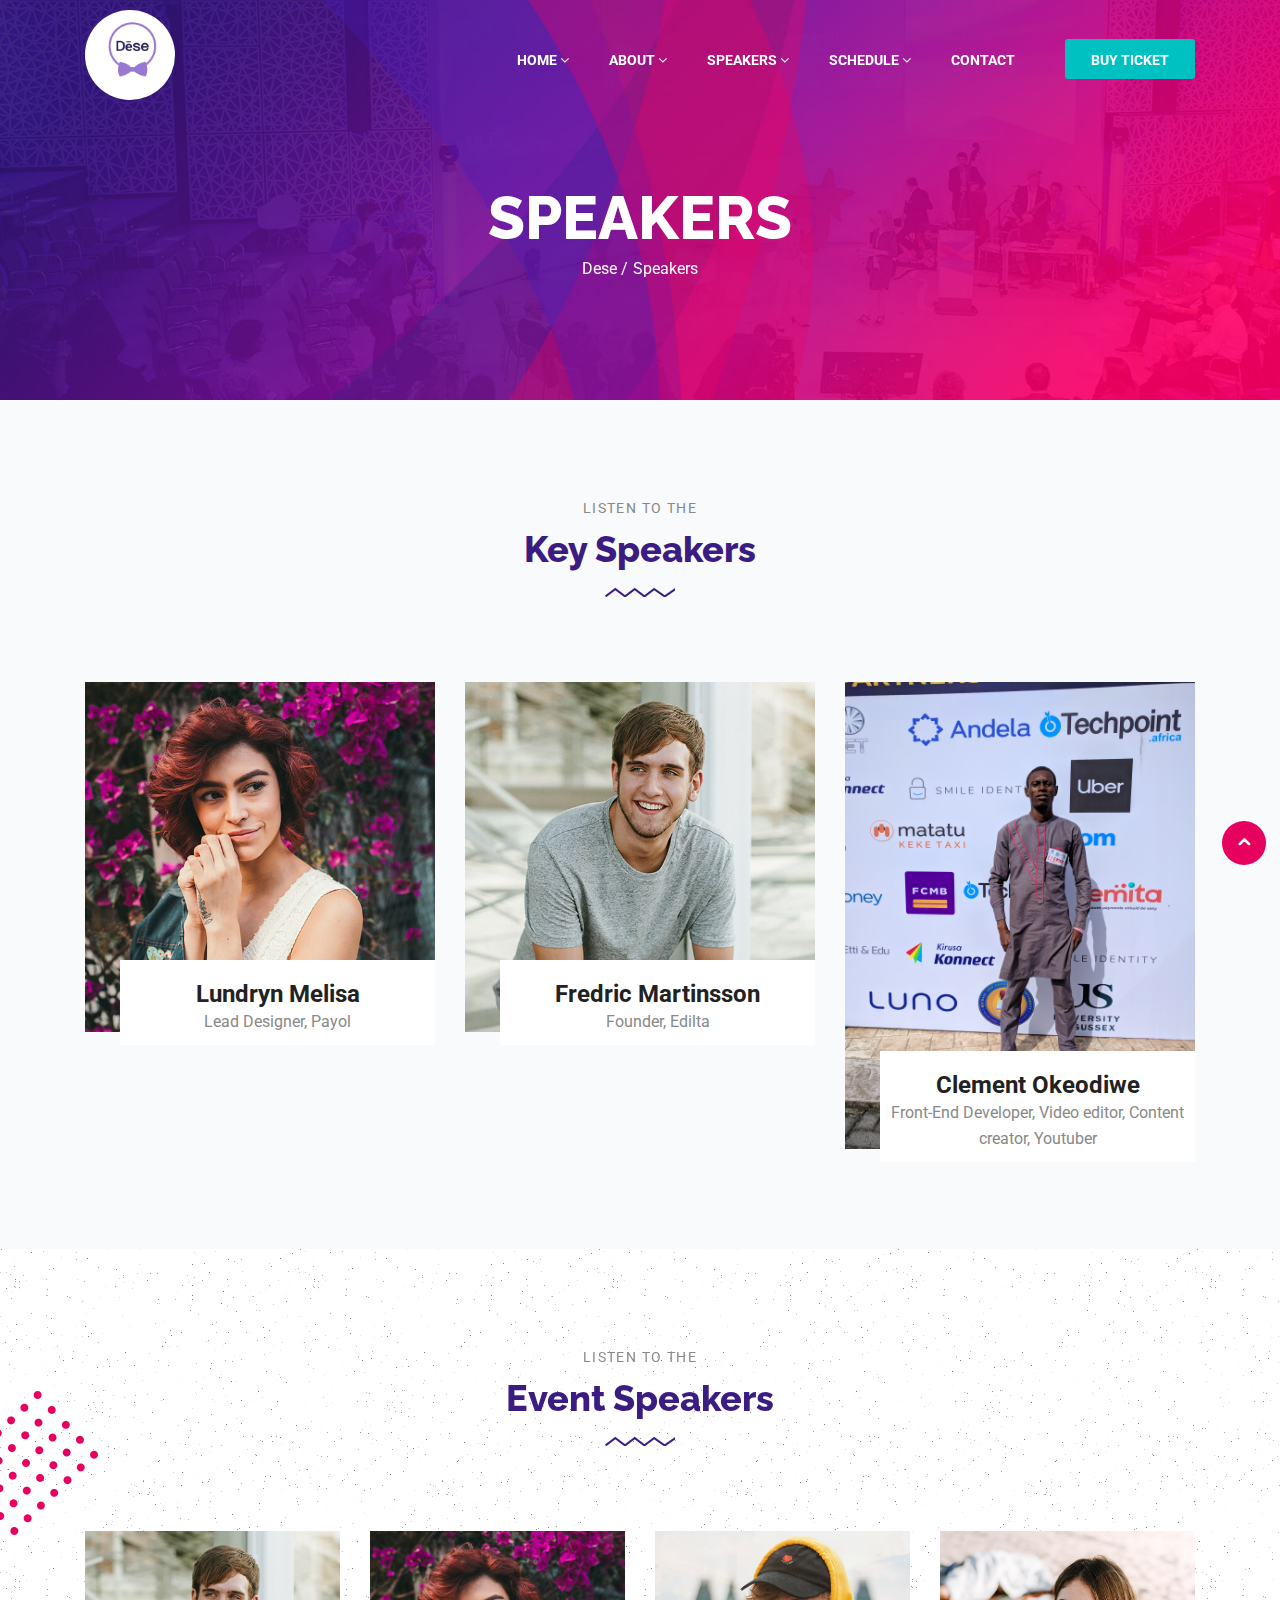
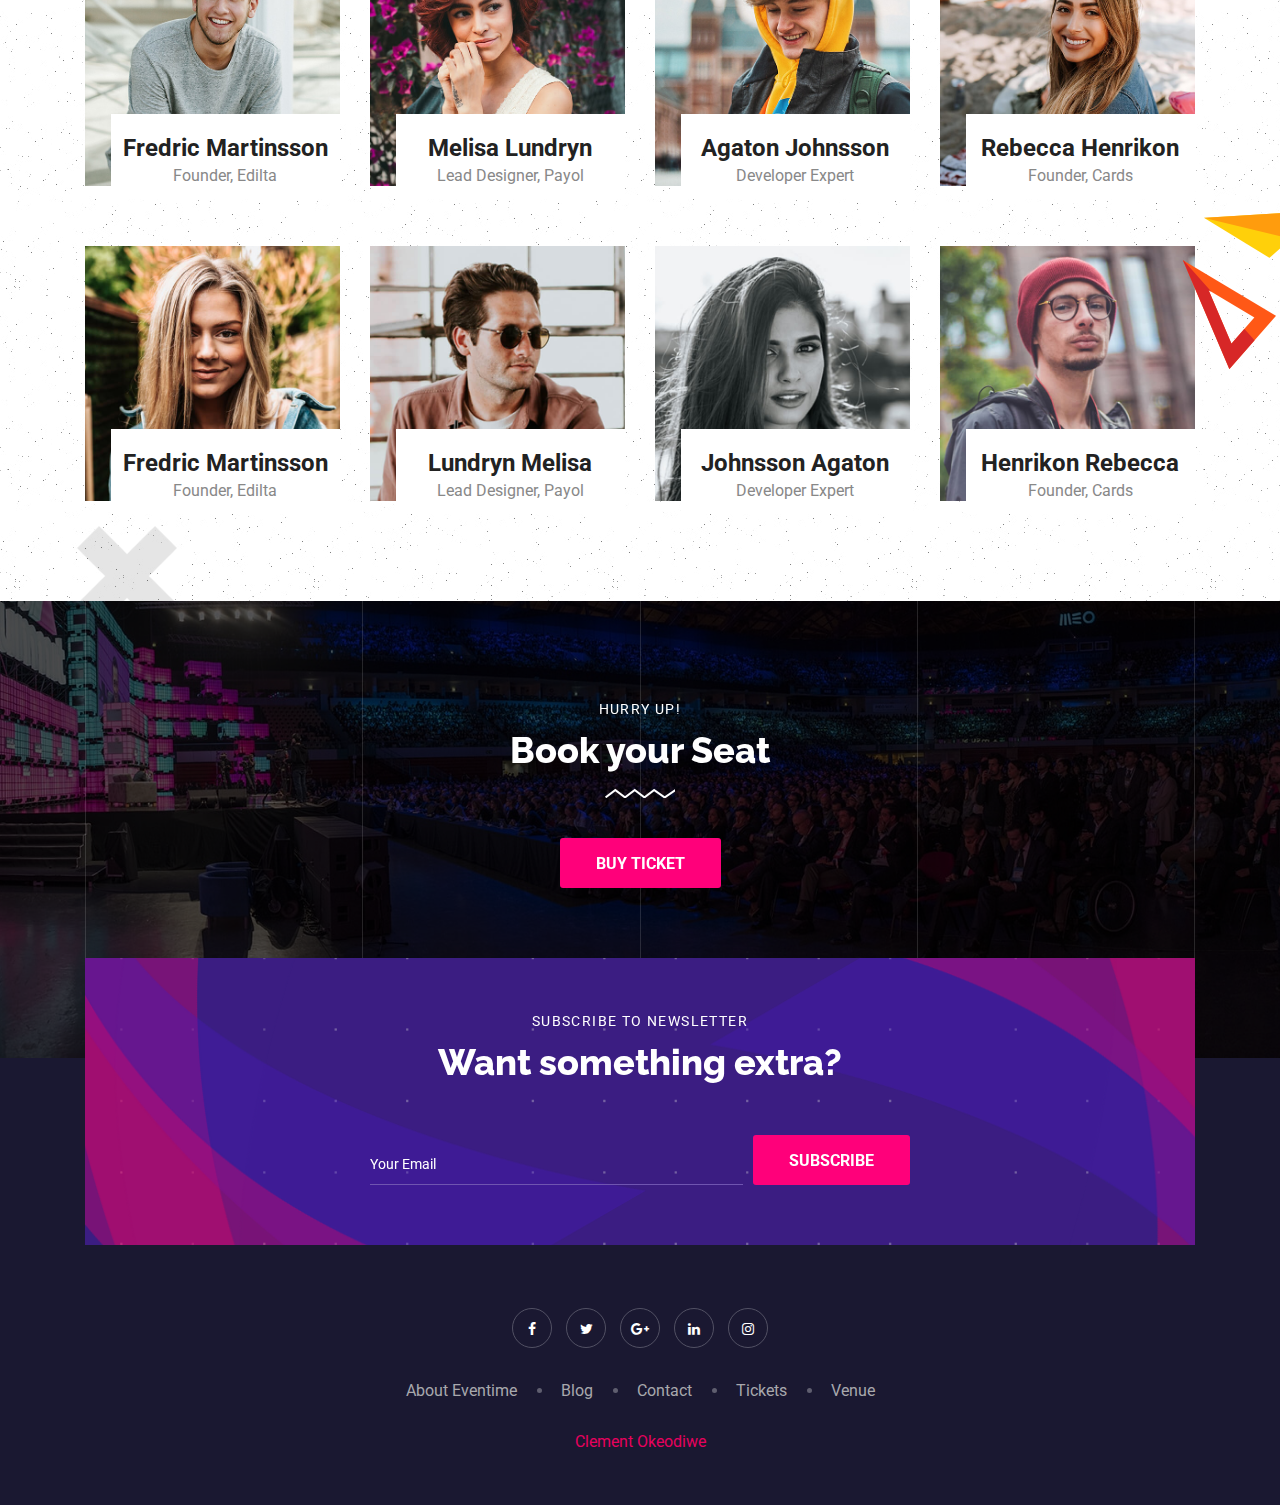
<file: speakers-1.html>
<!DOCTYPE html>
<html lang="en">


<!-- speakers-117:31-->
<head>
   <!-- Basic Page Needs ================================================== -->
   <meta charset="utf-8">

   <!-- Mobile Specific Metas ================================================== -->
   <meta http-equiv="X-UA-Compatible" content="IE=edge">
   <meta name="viewport" content="width=device-width, initial-scale=1.0, user-scalable=0">

   <!-- Site Title -->
   <title>Speakers || Dese</title>

   <!-- CSS
         ================================================== -->
   <!-- Bootstrap -->
   <link rel="stylesheet" href="css/bootstrap.min.css">

   <!-- FontAwesome -->
   <link rel="stylesheet" href="css/font-awesome.min.css">
   <!-- Animation -->
   <link rel="stylesheet" href="css/animate.css">
   <!-- magnific -->
   <link rel="stylesheet" href="css/magnific-popup.css">
   <!-- carousel -->
   <link rel="stylesheet" href="css/owl.carousel.min.css">
   <!-- isotop -->
   <link rel="stylesheet" href="css/isotop.css">
   <!-- ico fonts -->
   <link rel="stylesheet" href="css/xsIcon.css">
   <!-- Template styles-->
   <link rel="stylesheet" href="css/style.css">
   <!-- Responsive styles-->
   <link rel="stylesheet" href="css/responsive.css">

   <!-- HTML5 shim and Respond.js IE8 support of HTML5 elements and media queries -->
   <!-- WARNING: Respond.js doesn't work if you view the page via file:// -->
   <!--[if lt IE 9]>
      <script src="https://oss.maxcdn.com/html5shiv/3.7.2/html5shiv.min.js"></script>
      <script src="https://oss.maxcdn.com/respond/1.4.2/respond.min.js"></script>
      <![endif]-->

</head>

<body>
   <div class="body-inner">
      <!-- Header start -->
      <header id="header" class="header header-transparent">
         <div class="container">
            <nav class="navbar navbar-expand-lg navbar-light">
               <!-- logo-->
               <a class="navbar-brand" href="index.html">
                  <div class="brando"><img id="image1" src="images/Dese2.png" alt="dese brand photo"></div>
              </a>
               <button class="navbar-toggler" type="button" data-toggle="collapse" data-target="#navbarNavDropdown"
                  aria-controls="navbarNavDropdown" aria-expanded="false" aria-label="Toggle navigation">
                  <span class="navbar-toggler-icon"><i class="icon icon-menu"></i></span>
               </button>
               <div class="collapse navbar-collapse" id="navbarNavDropdown">
                  <ul class="navbar-nav ml-auto">
                     <li class="dropdown nav-item active">
                        <a href="#" class="" data-toggle="dropdown">Home <i class="fa fa-angle-down"></i></a>
                        <ul class="dropdown-menu" role="menu">
                           <li><a href="index.html">Home</a></li>
                           <!-- <li><a href="index-3.html">Home Two</a></li>
                           <li><a href="index-4.html">Home Three</a></li>
                           <li><a href="index-5.html">Home Four</a></li>
                           <li><a href="index-6.html">Home Five</a></li> -->
                        </ul>
                     </li>
                     <li class="dropdown nav-item">
                        <a href="#" class="" data-toggle="dropdown">About <i class="fa fa-angle-down"></i></a>
                        <ul class="dropdown-menu" role="menu">
                           <li><a href="about-us.html">About Us</a></li>
                           <!-- <li><a href="gallery.html">Gallery</a></li>
                           <li><a href="faq.html">FAQ</a></li>
                           <li><a href="pricing.html">Pricing Table</a></li>
                           <li><a href="sponsors-1.html">Sponsors</a></li>
                           <li><a href="venue.html">Venue</a></li>
                           <li><a href="404.html">Erro Page</a></li> -->
                        </ul>
                     </li>
                     <li class="nav-item dropdown">
                        <a href="#" class="" data-toggle="dropdown">Speakers <i class="fa fa-angle-down"></i></a>
                        <ul class="dropdown-menu" role="menu">
                           <li><a href="speakers-1.html">Speakers</a></li>
                           <!-- <li><a href="speakers-2.html">Speakers-2</a></li> -->
                        </ul>

                     </li>
                     <li class="nav-item dropdown">
                        <a href="#" class="" data-toggle="dropdown">Schedule <i class="fa fa-angle-down"></i></a>
                        <ul class="dropdown-menu" role="menu">
                              <li><a href="schedule-list.html">Schedule List</a></li>
                              <!-- <li><a href="schedule-tab-1.html">Schedule Tab 1</a></li>
                              <li><a href="schedule-tab-2.html">Schedule Tab 2</a></li> -->
                        </ul>
                     </li>
                     <!-- <li class="nav-item dropdown">
                        <a href="#"> Blog <i class="fa fa-angle-down"></i></a>
                        <ul class="dropdown-menu" role="menu">
                           <li><a href="blog.html">Blog</a></li>
                           <li><a href="news-single.html">Blog Details</a></li>
                        </ul>
                     </li> -->
                     <li class="nav-item">
                        <a href="contact.html">Contact</a>
                     </li>
                     <li class="header-ticket nav-item">
                        <a class="ticket-btn btn" href="pricing.html"> Buy  Ticket
                       </a>
                     </li>
                  </ul>
               </div>
            </nav>
         </div><!-- container end-->
      </header>
      <!--/ Header end -->

      <div id="page-banner-area" class="page-banner-area" style="background-image:url(images/hero_area/banner_bg.jpg)">
         <!-- Subpage title start -->
         <div class="page-banner-title">
            <div class="text-center">
               <h2>Speakers </h2>
               <ol class="breadcrumb">
                  <li>
                     <a href="#">Dese /</a>
                  </li>
                  <li>
                     Speakers
                  </li>
               </ol>
            </div>
         </div><!-- Subpage title end -->
      </div><!-- Page Banner end -->

      <!-- ts speaker start-->
      <section id="ts-speakers-standard" class="ts-speakers-standard ts-speakers speaker-classic section-bg">
         <div class="container">
            <div class="row">
               <div class="col-lg-8 mx-auto">
                  <h2 class="section-title text-center">
                     <span>Listen to the</span>
                     Key Speakers
                  </h2>
               </div><!-- col end-->
            </div><!-- row end-->
            <div class="row">
               <div class="col-md-4">
                  <div class="ts-speaker">
                     <div class="speaker-img">
                        <img class="img-fluid" src="images/speakers/speaker2.jpg" alt="">
                        <a href="#popup_6" class="view-speaker ts-image-popup" data-effect="mfp-zoom-in">
                                    <i class="icon icon-plus"></i>
                                </a>
                     </div>
                     <div class="ts-speaker-info">
                        <h3 class="ts-title"><a href="#">Lundryn Melisa </a></h3>
                        <p>
                           Lead Designer, Payol
                        </p>
                     </div>
                  </div>
                  <!-- popup start-->
                  <div id="popup_06" class="container ts-speaker-popup mfp-hide">
                     <div class="row">
                        <div class="col-lg-6">
                           <div class="ts-speaker-popup-img">
                              <img src="images/speakers/speaker1.jpg" alt="">
                           </div>
                        </div><!-- col end-->
                        <div class="col-lg-6">
                           <div class="ts-speaker-popup-content">
                              <h3 class="ts-title">David Robert</h3>
                              <span class="speakder-designation">Cheif Architecture</span>
                              <img class="company-logo" src="images/sponsors/sponsor-6.png" alt="">
                              <p>
                                 World is committed to making participation in the event a harass ment free experience
                                 for everyone, regardless of level experience gender, gender identity and expression
                              </p>
                              <h4 class="session-name">
                                 Sessions by David
                              </h4>
                              <div class="row">
                                 <div class="col-lg-6">
                                    <div class="speaker-session-info">
                                       <h4>Day 1</h4>
                                       <span>
                                                         10.30 - 11.30 am
                                                   </span>
                                       <p>
                                          Marketing Matters
                                       </p>
                                    </div>
                                 </div>
                                 <div class="col-lg-6">
                                    <div class="speaker-session-info">
                                       <h4>Day 1</h4>
                                       <span>
                                                            10.30 - 11.30 am
                                                      </span>
                                       <p>
                                          Marketing Matters
                                       </p>
                                    </div>
                                 </div>
                              </div>
                              <div class="ts-speakers-social">
                                 <a href="#"><i class="fa fa-facebook"></i></a>
                                 <a href="#"><i class="fa fa-twitter"></i></a>
                                 <a href="#"><i class="fa fa-instagram"></i></a>
                                 <a href="#"><i class="fa fa-google-plus"></i></a>
                                 <a href="#"><i class="fa fa-linkedin"></i></a>
                              </div>
                           </div><!-- ts-speaker-popup-content end-->
                        </div><!-- col end-->
                     </div><!-- row end-->
                  </div><!-- popup end-->
               </div> <!-- col end-->
               <div class="col-md-4">
                  <div class="ts-speaker">
                     <div class="speaker-img">
                        <img class="img-fluid" src="images/speakers/speaker1.jpg" alt="">
                        <a href="#popup_1" class="view-speaker ts-image-popup" data-effect="mfp-zoom-in">
                                    <i class="icon icon-plus"></i>
                                </a>
                     </div>
                     <div class="ts-speaker-info">
                        <h3 class="ts-title"><a href="#">Fredric Martinsson</a></h3>
                        <p>
                           Founder, Edilta
                        </p>
                     </div>
                  </div>
                  <!-- popup start-->
                  <div id="popup_01" class="container ts-speaker-popup mfp-hide">
                     <div class="row">
                        <div class="col-lg-6">
                           <div class="ts-speaker-popup-img">
                              <img src="images/speakers/speaker1.jpg" alt="">
                           </div>
                        </div><!-- col end-->
                        <div class="col-lg-6">
                           <div class="ts-speaker-popup-content">
                              <h3 class="ts-title">David Robert</h3>
                              <span class="speakder-designation">Cheif Architecture</span>
                              <img class="company-logo" src="images/sponsors/sponsor-6.png" alt="">
                              <p>
                                 World is committed to making participation in the event a harass ment free experience
                                 for everyone, regardless of level experience gender, gender identity and expression
                              </p>
                              <h4 class="session-name">
                                 Sessions by David
                              </h4>
                              <div class="row">
                                 <div class="col-lg-6">
                                    <div class="speaker-session-info">
                                       <h4>Day 1</h4>
                                       <span>
                                                   10.30 - 11.30 am
                                             </span>
                                       <p>
                                          Marketing Matters
                                       </p>
                                    </div>
                                 </div>
                                 <div class="col-lg-6">
                                    <div class="speaker-session-info">
                                       <h4>Day 1</h4>
                                       <span>
                                                      10.30 - 11.30 am
                                                </span>
                                       <p>
                                          Marketing Matters
                                       </p>
                                    </div>
                                 </div>
                              </div>
                              <div class="ts-speakers-social">
                                 <a href="#"><i class="fa fa-facebook"></i></a>
                                 <a href="#"><i class="fa fa-twitter"></i></a>
                                 <a href="#"><i class="fa fa-instagram"></i></a>
                                 <a href="#"><i class="fa fa-google-plus"></i></a>
                                 <a href="#"><i class="fa fa-linkedin"></i></a>
                              </div>
                           </div><!-- ts-speaker-popup-content end-->
                        </div><!-- col end-->
                     </div><!-- row end-->
                  </div><!-- popup end-->
               </div> <!-- col end-->
               <div class="col-md-4">
                  <div class="ts-speaker">
                     <div class="speaker-img">
                        <img class="img-fluid" src="images/clem1.jpg" alt="">
                        <a href="#popup_3" class="view-speaker ts-image-popup" data-effect="mfp-zoom-in">
                                    <i class="icon icon-plus"></i>
                                </a>
                     </div>
                     <div class="ts-speaker-info">
                        <h3 class="ts-title"><a href="#">Clement Okeodiwe</a></h3>
                        <p>
                           Front-End Developer, Video editor, Content creator, Youtuber
                        </p>
                     </div>
                  </div>
                  <!-- popup start-->
                  <div id="popup_03" class="container ts-speaker-popup mfp-hide">
                     <div class="row">
                        <div class="col-lg-6">
                           <div class="ts-speaker-popup-img">
                              <img src="images/clem1.jpg" alt="">
                           </div>
                        </div><!-- col end-->
                        <div class="col-lg-6">
                           <div class="ts-speaker-popup-content">
                              <h3 class="ts-title">Clement Okeodiwe</h3>
                              <span class="speakder-designation">Front-End Developer, Video editor, Content creator, Youtuber</span>
                              <img class="company-logo" src="images/clem1.jpg" alt="">
                              <p>
                                 The future of design is now! Tech expert Mr Clement Okeodiwe is poised to deliver his tech diversified speech and workshop on Design thinking. Mr Clem and his team will be stationed at stand 017 for more info on their products and promo offers.
                              </p>
                              <h4 class="session-name">
                                 Sessions by Clement
                              </h4>
                              <div class="row">
                                 <div class="col-lg-6">
                                    <div class="speaker-session-info">
                                       <h4>Day 1</h4>
                                       <span>
                                                         10.30 - 11.30 am
                                                   </span>
                                       <p>
                                          Design thinking
                                       </p>
                                    </div>
                                 </div>
                                 <div class="col-lg-6">
                                    <div class="speaker-session-info">
                                       <h4>Day 2</h4>
                                       <span>
                                                            10.30 - 11.30 am
                                                      </span>
                                       <p>
                                          Your Brand Speaks more
                                       </p>
                                    </div>
                                 </div>
                              </div>
                              <div class="ts-speakers-social">
                                 <a href="#"><i class="fa fa-facebook"></i></a>
                                 <a href="#"><i class="fa fa-twitter"></i></a>
                                 <a href="#"><i class="fa fa-instagram"></i></a>
                                 <a href="#"><i class="fa fa-google-plus"></i></a>
                                 <a href="#"><i class="fa fa-linkedin"></i></a>
                              </div>
                           </div><!-- ts-speaker-popup-content end-->
                        </div><!-- col end-->
                     </div><!-- row end-->
                  </div><!-- popup end-->
               </div> <!-- col end-->

            </div><!-- row end-->
         </div><!-- container end-->

         <!-- shap img-->
         <!-- <div class="speaker-shap">
            <img class="shap1" src="images/shap/home_speaker_memphis1.png" alt="">
            <img class="shap2" src="images/shap/home_speaker_memphis2.png" alt="">
            <img class="shap3" src="images/shap/home_speaker_memphis3.png" alt="">
         </div> -->
         <!-- shap img end-->
      </section>
      <!-- ts speaker end-->

      <!-- ts speaker start-->
      <section id="ts-speakers" class="ts-speakers speaker-classic" style="background-image:url(images/speakers/speaker_bg.png)">
         <div class="container">
            <div class="row">
               <div class="col-lg-8 mx-auto">
                  <h2 class="section-title text-center">
                     <span>Listen to the</span>
                     Event Speakers
                  </h2>
               </div><!-- col end-->
            </div><!-- row end-->
            <div class="row">
               <div class="col-lg-3 col-md-6">
                  <div class="ts-speaker">
                     <div class="speaker-img">
                        <img class="img-fluid" src="images/speakers/speaker1.jpg" alt="">
                        <a href="#popup_1" class="view-speaker ts-image-popup" data-effect="mfp-zoom-in">
                                    <i class="icon icon-plus"></i>
                                </a>
                     </div>
                     <div class="ts-speaker-info">
                        <h3 class="ts-title"><a href="#">Fredric Martinsson</a></h3>
                        <p>
                           Founder, Edilta
                        </p>
                     </div>
                  </div>
                  <!-- popup start-->
                  <div id="popup_1" class="container ts-speaker-popup mfp-hide">
                     <div class="row">
                        <div class="col-lg-6">
                           <div class="ts-speaker-popup-img">
                              <img src="images/speakers/speaker1.jpg" alt="">
                           </div>
                        </div><!-- col end-->
                        <div class="col-lg-6">
                           <div class="ts-speaker-popup-content">
                              <h3 class="ts-title">David Robert</h3>
                              <span class="speakder-designation">Cheif Architecture</span>
                              <img class="company-logo" src="images/sponsors/sponsor-6.png" alt="">
                              <p>
                                 World is committed to making participation in the event a harass ment free experience
                                 for everyone, regardless of level experience gender, gender identity and expression
                              </p>
                              <h4 class="session-name">
                                 Sessions by David
                              </h4>
                              <div class="row">
                                 <div class="col-lg-6">
                                    <div class="speaker-session-info">
                                       <h4>Day 1</h4>
                                       <span>
                                                   <!-- 10.30 - 11.30 am -->
                                             </span>
                                       <p>
                                          Marketing Matters
                                       </p>
                                    </div>
                                 </div>
                                 <div class="col-lg-6">
                                    <div class="speaker-session-info">
                                       <h4>Day 1</h4>
                                       <span>
                                                      <!-- 10.30 - 11.30 am -->
                                                </span>
                                       <p>
                                          Marketing Matters
                                       </p>
                                    </div>
                                 </div>
                              </div>
                              <div class="ts-speakers-social">
                                 <a href="#"><i class="fa fa-facebook"></i></a>
                                 <a href="#"><i class="fa fa-twitter"></i></a>
                                 <a href="#"><i class="fa fa-instagram"></i></a>
                                 <a href="#"><i class="fa fa-google-plus"></i></a>
                                 <a href="#"><i class="fa fa-linkedin"></i></a>
                              </div>
                           </div><!-- ts-speaker-popup-content end-->
                        </div><!-- col end-->
                     </div><!-- row end-->
                  </div><!-- popup end-->
               </div> <!-- col end-->
               <div class="col-lg-3 col-md-6">
                  <div class="ts-speaker">
                     <div class="speaker-img">
                        <img class="img-fluid" src="images/speakers/speaker2.jpg" alt="">
                        <a href="#popup_2"  class="view-speaker ts-image-popup" data-effect="mfp-zoom-in">
                                    <i class="icon icon-plus"></i>
                                </a>
                     </div>
                     <div class="ts-speaker-info">
                        <h3 class="ts-title"><a href="#">Melisa Lundryn</a></h3>
                        <p>
                           Lead Designer, Payol
                        </p>
                     </div>
                  </div>
                  <!-- popup start-->
                  <div id="popup_2" class="container ts-speaker-popup mfp-hide">
                     <div class="row">
                        <div class="col-lg-6">
                           <div class="ts-speaker-popup-img">
                              <img src="images/speakers/speaker2.jpg" alt="">
                           </div>
                        </div><!-- col end-->
                        <div class="col-lg-6">
                           <div class="ts-speaker-popup-content">
                              <h3 class="ts-title">David Robert</h3>
                              <span class="speakder-designation">Cheif Architecture</span>
                              <img class="company-logo" src="images/sponsors/sponsor-6.png" alt="">
                              <p>
                                 World is committed to making participation in the event a harass ment free experience
                                 for everyone, regardless of level experience gender, gender identity and expression
                              </p>
                              <h4 class="session-name">
                                 Sessions by David
                              </h4>
                              <div class="row">
                                 <div class="col-lg-6">
                                    <div class="speaker-session-info">
                                       <h4>Day 1</h4>
                                       <span>
                                                         10.30 - 11.30 am
                                                   </span>
                                       <p>
                                          Marketing Matters
                                       </p>
                                    </div>
                                 </div>
                                 <div class="col-lg-6">
                                    <div class="speaker-session-info">
                                       <h4>Day 1</h4>
                                       <span>
                                                            10.30 - 11.30 am
                                                      </span>
                                       <p>
                                          Marketing Matters
                                       </p>
                                    </div>
                                 </div>
                              </div>
                              <div class="ts-speakers-social">
                                 <a href="#"><i class="fa fa-facebook"></i></a>
                                 <a href="#"><i class="fa fa-twitter"></i></a>
                                 <a href="#"><i class="fa fa-instagram"></i></a>
                                 <a href="#"><i class="fa fa-google-plus"></i></a>
                                 <a href="#"><i class="fa fa-linkedin"></i></a>
                              </div>
                           </div><!-- ts-speaker-popup-content end-->
                        </div><!-- col end-->
                     </div><!-- row end-->
                  </div><!-- popup end-->
               </div> <!-- col end-->
               <div class="col-lg-3 col-md-6">
                  <div class="ts-speaker">
                     <div class="speaker-img">
                        <img class="img-fluid" src="images/speakers/speaker3.jpg" alt="">
                        <a href="#popup_3" class="view-speaker ts-image-popup" data-effect="mfp-zoom-in">
                                    <i class="icon icon-plus"></i>
                                </a>
                     </div>
                     <div class="ts-speaker-info">
                        <h3 class="ts-title"><a href="#">Agaton Johnsson</a></h3>
                        <p>
                           Developer Expert
                        </p>
                     </div>
                  </div>
                  <!-- popup start-->
                  <div id="popup_3" class="container ts-speaker-popup mfp-hide">
                     <div class="row">
                        <div class="col-lg-6">
                           <div class="ts-speaker-popup-img">
                              <img src="images/speakers/speaker3.jpg" alt="">
                           </div>
                        </div><!-- col end-->
                        <div class="col-lg-6">
                           <div class="ts-speaker-popup-content">
                              <h3 class="ts-title">David Robert</h3>
                              <span class="speakder-designation">Cheif Architecture</span>
                              <img class="company-logo" src="images/sponsors/sponsor-6.png" alt="">
                              <p>
                                 World is committed to making participation in the event a harass ment free experience
                                 for everyone, regardless of level experience gender, gender identity and expression
                              </p>
                              <h4 class="session-name">
                                 Sessions by David
                              </h4>
                              <div class="row">
                                 <div class="col-lg-6">
                                    <div class="speaker-session-info">
                                       <h4>Day 1</h4>
                                       <span>
                                                         10.30 - 11.30 am
                                                   </span>
                                       <p>
                                          Marketing Matters
                                       </p>
                                    </div>
                                 </div>
                                 <div class="col-lg-6">
                                    <div class="speaker-session-info">
                                       <h4>Day 1</h4>
                                       <span>
                                                            10.30 - 11.30 am
                                                      </span>
                                       <p>
                                          Marketing Matters
                                       </p>
                                    </div>
                                 </div>
                              </div>
                              <div class="ts-speakers-social">
                                 <a href="#"><i class="fa fa-facebook"></i></a>
                                 <a href="#"><i class="fa fa-twitter"></i></a>
                                 <a href="#"><i class="fa fa-instagram"></i></a>
                                 <a href="#"><i class="fa fa-google-plus"></i></a>
                                 <a href="#"><i class="fa fa-linkedin"></i></a>
                              </div>
                           </div><!-- ts-speaker-popup-content end-->
                        </div><!-- col end-->
                     </div><!-- row end-->
                  </div><!-- popup end-->
               </div> <!-- col end-->
               <div class="col-lg-3 col-md-6">
                  <div class="ts-speaker">
                     <div class="speaker-img">
                        <img class="img-fluid" src="images/speakers/speaker4.jpg" alt="">
                        <a href="#popup_4" class="view-speaker ts-image-popup" data-effect="mfp-zoom-in">
                                    <i class="icon icon-plus"></i>
                                </a>
                     </div>
                     <div class="ts-speaker-info">
                        <h3 class="ts-title"><a href="#">Rebecca Henrikon</a></h3>
                        <p>
                           Founder, Cards
                        </p>
                     </div>
                  </div>
                  <!-- popup start-->
                  <div id="popup_4" class="container ts-speaker-popup mfp-hide">
                     <div class="row">
                        <div class="col-lg-6">
                           <div class="ts-speaker-popup-img">
                              <img src="images/speakers/speaker4.jpg" alt="">
                           </div>
                        </div><!-- col end-->
                        <div class="col-lg-6">
                           <div class="ts-speaker-popup-content">
                              <h3 class="ts-title">David Robert</h3>
                              <span class="speakder-designation">Cheif Architecture</span>
                              <img class="company-logo" src="images/sponsors/sponsor-6.png" alt="">
                              <p>
                                 World is committed to making participation in the event a harass ment free experience
                                 for everyone, regardless of level experience gender, gender identity and expression
                              </p>
                              <h4 class="session-name">
                                 Sessions by David
                              </h4>
                              <div class="row">
                                 <div class="col-lg-6">
                                    <div class="speaker-session-info">
                                       <h4>Day 1</h4>
                                       <span>
                                                         10.30 - 11.30 am
                                                   </span>
                                       <p>
                                          Marketing Matters
                                       </p>
                                    </div>
                                 </div>
                                 <div class="col-lg-6">
                                    <div class="speaker-session-info">
                                       <h4>Day 1</h4>
                                       <span>
                                                            10.30 - 11.30 am
                                                      </span>
                                       <p>
                                          Marketing Matters
                                       </p>
                                    </div>
                                 </div>
                              </div>
                              <div class="ts-speakers-social">
                                 <a href="#"><i class="fa fa-facebook"></i></a>
                                 <a href="#"><i class="fa fa-twitter"></i></a>
                                 <a href="#"><i class="fa fa-instagram"></i></a>
                                 <a href="#"><i class="fa fa-google-plus"></i></a>
                                 <a href="#"><i class="fa fa-linkedin"></i></a>
                              </div>
                           </div><!-- ts-speaker-popup-content end-->
                        </div><!-- col end-->
                     </div><!-- row end-->
                  </div><!-- popup end-->
               </div> <!-- col end-->
               <div class="col-lg-3 col-md-6">
                  <div class="ts-speaker">
                     <div class="speaker-img">
                        <img class="img-fluid" src="images/speakers/speaker5.jpg" alt="">
                        <a href="#popup_5" class="view-speaker  ts-image-popup" data-effect="mfp-zoom-in">
                                    <i class="icon icon-plus"></i>
                                </a>
                     </div>
                     <div class="ts-speaker-info">
                        <h3 class="ts-title"><a href="#">Fredric Martinsson</a></h3>
                        <p>
                           Founder, Edilta
                        </p>
                     </div>
                  </div>
                  <!-- popup start-->
                  <div id="popup_5" class="container ts-speaker-popup mfp-hide">
                     <div class="row">
                        <div class="col-lg-6">
                           <div class="ts-speaker-popup-img">
                              <img src="images/speakers/speaker5.jpg" alt="">
                           </div>
                        </div><!-- col end-->
                        <div class="col-lg-6">
                           <div class="ts-speaker-popup-content">
                              <h3 class="ts-title">David Robert</h3>
                              <span class="speakder-designation">Cheif Architecture</span>
                              <img class="company-logo" src="images/sponsors/sponsor-6.png" alt="">
                              <p>
                                 World is committed to making participation in the event a harass ment free experience
                                 for everyone, regardless of level experience gender, gender identity and expression
                              </p>
                              <h4 class="session-name">
                                 Sessions by David
                              </h4>
                              <div class="row">
                                 <div class="col-lg-6">
                                    <div class="speaker-session-info">
                                       <h4>Day 1</h4>
                                       <span>
                                                         10.30 - 11.30 am
                                                   </span>
                                       <p>
                                          Marketing Matters
                                       </p>
                                    </div>
                                 </div>
                                 <div class="col-lg-6">
                                    <div class="speaker-session-info">
                                       <h4>Day 1</h4>
                                       <span>
                                                            10.30 - 11.30 am
                                                      </span>
                                       <p>
                                          Marketing Matters
                                       </p>
                                    </div>
                                 </div>
                              </div>
                              <div class="ts-speakers-social">
                                 <a href="#"><i class="fa fa-facebook"></i></a>
                                 <a href="#"><i class="fa fa-twitter"></i></a>
                                 <a href="#"><i class="fa fa-instagram"></i></a>
                                 <a href="#"><i class="fa fa-google-plus"></i></a>
                                 <a href="#"><i class="fa fa-linkedin"></i></a>
                              </div>
                           </div><!-- ts-speaker-popup-content end-->
                        </div><!-- col end-->
                     </div><!-- row end-->
                  </div><!-- popup end-->
               </div> <!-- col end-->
               <div class="col-lg-3 col-md-6">
                  <div class="ts-speaker">
                     <div class="speaker-img">
                        <img class="img-fluid" src="images/speakers/speaker6.jpg" alt="">
                        <a href="#popup_6" class="view-speaker ts-image-popup" data-effect="mfp-zoom-in">
                                    <i class="icon icon-plus"></i>
                                </a>
                     </div>
                     <div class="ts-speaker-info">
                        <h3 class="ts-title"><a href="#">Lundryn Melisa </a></h3>
                        <p>
                           Lead Designer, Payol
                        </p>
                     </div>
                  </div>
                  <!-- popup start-->
                  <div id="popup_6" class="container ts-speaker-popup mfp-hide">
                     <div class="row">
                        <div class="col-lg-6">
                           <div class="ts-speaker-popup-img">
                              <img src="images/speakers/speaker1.jpg" alt="">
                           </div>
                        </div><!-- col end-->
                        <div class="col-lg-6">
                           <div class="ts-speaker-popup-content">
                              <h3 class="ts-title">David Robert</h3>
                              <span class="speakder-designation">Cheif Architecture</span>
                              <img class="company-logo" src="images/sponsors/sponsor-6.png" alt="">
                              <p>
                                 World is committed to making participation in the event a harass ment free experience
                                 for everyone, regardless of level experience gender, gender identity and expression
                              </p>
                              <h4 class="session-name">
                                 Sessions by David
                              </h4>
                              <div class="row">
                                 <div class="col-lg-6">
                                    <div class="speaker-session-info">
                                       <h4>Day 1</h4>
                                       <span>
                                                         10.30 - 11.30 am
                                                   </span>
                                       <p>
                                          Marketing Matters
                                       </p>
                                    </div>
                                 </div>
                                 <div class="col-lg-6">
                                    <div class="speaker-session-info">
                                       <h4>Day 1</h4>
                                       <span>
                                                            10.30 - 11.30 am
                                                      </span>
                                       <p>
                                          Marketing Matters
                                       </p>
                                    </div>
                                 </div>
                              </div>
                              <div class="ts-speakers-social">
                                 <a href="#"><i class="fa fa-facebook"></i></a>
                                 <a href="#"><i class="fa fa-twitter"></i></a>
                                 <a href="#"><i class="fa fa-instagram"></i></a>
                                 <a href="#"><i class="fa fa-google-plus"></i></a>
                                 <a href="#"><i class="fa fa-linkedin"></i></a>
                              </div>
                           </div><!-- ts-speaker-popup-content end-->
                        </div><!-- col end-->
                     </div><!-- row end-->
                  </div><!-- popup end-->
               </div> <!-- col end-->
               <div class="col-lg-3 col-md-6">
                  <div class="ts-speaker">
                     <div class="speaker-img">
                        <img class="img-fluid" src="images/speakers/speaker7.jpg" alt="">
                        <a href="#popup_7" class="view-speaker ts-image-popup" data-effect="mfp-zoom-in">
									<i class="icon icon-plus"></i>
								</a>
                     </div>
                     <div class="ts-speaker-info">
                        <h3 class="ts-title"><a href="#">Johnsson Agaton </a></h3>
                        <p>
                           Developer Expert
                        </p>
                     </div>
                  </div>
                  <!-- popup start-->
                  <div id="popup_7" class="container ts-speaker-popup mfp-hide">
                     <div class="row">
                        <div class="col-lg-6">
                           <div class="ts-speaker-popup-img">
                              <img src="images/speakers/speaker7.jpg" alt="">
                           </div>
                        </div><!-- col end-->
                        <div class="col-lg-6">
                           <div class="ts-speaker-popup-content">
                              <h3 class="ts-title">David Robert</h3>
                              <span class="speakder-designation">Cheif Architecture</span>
                              <img class="company-logo" src="images/sponsors/sponsor-6.png" alt="">
                              <p>
                                 World is committed to making participation in the event a harass ment free experience
                                 for everyone, regardless of level experience gender, gender identity and expression
                              </p>
                              <h4 class="session-name">
                                 Sessions by David
                              </h4>
                              <div class="row">
                                 <div class="col-lg-6">
                                    <div class="speaker-session-info">
                                       <h4>Day 1</h4>
                                       <span>
                                                         10.30 - 11.30 am
                                                   </span>
                                       <p>
                                          Marketing Matters
                                       </p>
                                    </div>
                                 </div>
                                 <div class="col-lg-6">
                                    <div class="speaker-session-info">
                                       <h4>Day 1</h4>
                                       <span>
                                                            10.30 - 11.30 am
                                                      </span>
                                       <p>
                                          Marketing Matters
                                       </p>
                                    </div>
                                 </div>
                              </div>
                              <div class="ts-speakers-social">
                                 <a href="#"><i class="fa fa-facebook"></i></a>
                                 <a href="#"><i class="fa fa-twitter"></i></a>
                                 <a href="#"><i class="fa fa-instagram"></i></a>
                                 <a href="#"><i class="fa fa-google-plus"></i></a>
                                 <a href="#"><i class="fa fa-linkedin"></i></a>
                              </div>
                           </div><!-- ts-speaker-popup-content end-->
                        </div><!-- col end-->
                     </div><!-- row end-->
                  </div><!-- popup end-->
               </div> <!-- col end-->

               <div class="col-lg-3 col-md-6">
                  <div class="ts-speaker">
                     <div class="speaker-img">
                        <img class="img-fluid" src="images/speakers/speaker8.jpg" alt="">
                        <a href="#" class="view-speaker">
                                    <i class="icon icon-plus"></i>
                                </a>
                     </div>
                     <div class="ts-speaker-info">
                        <h3 class="ts-title"><a href="#">Henrikon Rebecca </a></h3>
                        <p>
                           Founder, Cards
                        </p>
                     </div>
                  </div>
               </div> <!-- col end-->
            </div><!-- row end-->
         </div><!-- container end-->

         <!-- shap img-->
         <div class="speaker-shap">
            <img class="shap1" src="images/shap/home_speaker_memphis1.png" alt="">
            <img class="shap2" src="images/shap/home_speaker_memphis2.png" alt="">
            <img class="shap3" src="images/shap/home_speaker_memphis3.png" alt="">
         </div>
         <!-- shap img end-->
      </section>
      <!-- ts speaker end-->

      <!-- ts footer area start-->
      <div class="footer-area">

         <!-- ts-book-seat start-->
         <section class="ts-book-seat" style="background-image: url(images/book_seat_img.jpg)">
            <div class="container">
               <div class="row">
                  <div class="col-lg-8 mx-auto">
                     <div class="book-seat-content text-center mb-70">
                        <h2 class="section-title white">
                           <span>Hurry up!</span>
                           Book your Seat
                        </h2>
                        <a href="#" class="btn">Buy Ticket</a>
                     </div><!-- book seat end-->
                  </div><!-- col end-->

               </div><!-- row end-->
               <div class="ts-footer-newsletter">
                  <div class="ts-newsletter" style="background-image: url(images/shap/subscribe_pattern.png)">
                     <div class="row">
                        <div class="col-lg-6 mx-auto">
                           <div class="ts-newsletter-content">
                              <h2 class="section-title">
                                 <span>sUBSCRIBE TO nEWSLETTER</span>
                                 Want something extra?
                              </h2>
                           </div>
                           <div class="newsletter-form">
                              <form action="#" method="post" class="media align-items-end">
                                 <div class="email-form-group media-body">
                                    <input type="email" name="email" id="newsletter-form-email" class="form-control"
                                       placeholder="Your Email" autocomplete="off" required="">
                                 </div>
                                 <div class="d-flex ts-submit-btn">
                                    <button class="btn">Subscribe</button>
                                 </div>
                              </form>
                           </div>
                        </div>
                     </div>
                  </div>
               </div>
            </div><!-- container end-->
         </section>
         <!-- book seat  end-->

         <!-- footer start-->
         <footer class="ts-footer">
            <div class="container">
               <div class="row">
                  <div class="col-lg-8 mx-auto">
                     <div class="ts-footer-social text-center mb-30">
                        <ul>
                           <li>
                              <a href="#"><i class="fa fa-facebook"></i></a>
                           </li>
                           <li>
                              <a href="#"><i class="fa fa-twitter"></i></a>
                           </li>
                           <li>
                              <a href="#"><i class="fa fa-google-plus"></i></a>
                           </li>
                           <li>
                              <a href="#"><i class="fa fa-linkedin"></i></a>
                           </li>
                           <li>
                              <a href="#"><i class="fa fa-instagram"></i></a>
                           </li>
                        </ul>
                     </div>
                     <!-- footer social end-->
                     <div class="footer-menu text-center mb-25">
                        <ul>
                           <li><a href="#">About Eventime</a></li>
                           <li><a href="#">Blog</a></li>
                           <li><a href="#">Contact</a></li>
                           <li><a href="#">Tickets</a></li>
                           <li><a href="#">Venue</a></li>
                        </ul>
                     </div><!-- footer menu end-->
                     <div class="copyright-text text-center">
                        <p><a target="_blank" href="https://github.com/clement313">Clement Okeodiwe</a></p>
                     </div>
                  </div>
               </div>
            </div>
         </footer>
         <!-- footer end-->

         <div class="BackTo">
                  <a href="#" class="fa fa-angle-up" aria-hidden="true"></a>
              </div>

      </div>
      <!-- ts footer area end-->


    

      <!-- Javascript Files
            ================================================== -->
      <!-- initialize jQuery Library -->
      <script src="js/jquery.js"></script>

      <script src="js/popper.min.js"></script>
      <!-- Bootstrap jQuery -->
      <script src="js/bootstrap.min.js"></script>
      <!-- Counter -->
      <script src="js/jquery.appear.min.js"></script>
      <!-- Countdown -->
      <script src="js/jquery.jCounter.js"></script>
      <!-- magnific-popup -->
      <script src="js/jquery.magnific-popup.min.js"></script>
      <!-- carousel -->
      <script src="js/owl.carousel.min.js"></script>
      <!-- Waypoints -->
      <script src="js/wow.min.js"></script>
      <!-- isotop -->
      <script src="js/isotope.pkgd.min.js"></script>

      <!-- Template custom -->
      <script src="js/main.js"></script>
   </div>
   <!-- Body inner end -->
</body>


<!-- speakers-117:31-->
</html>
</file>
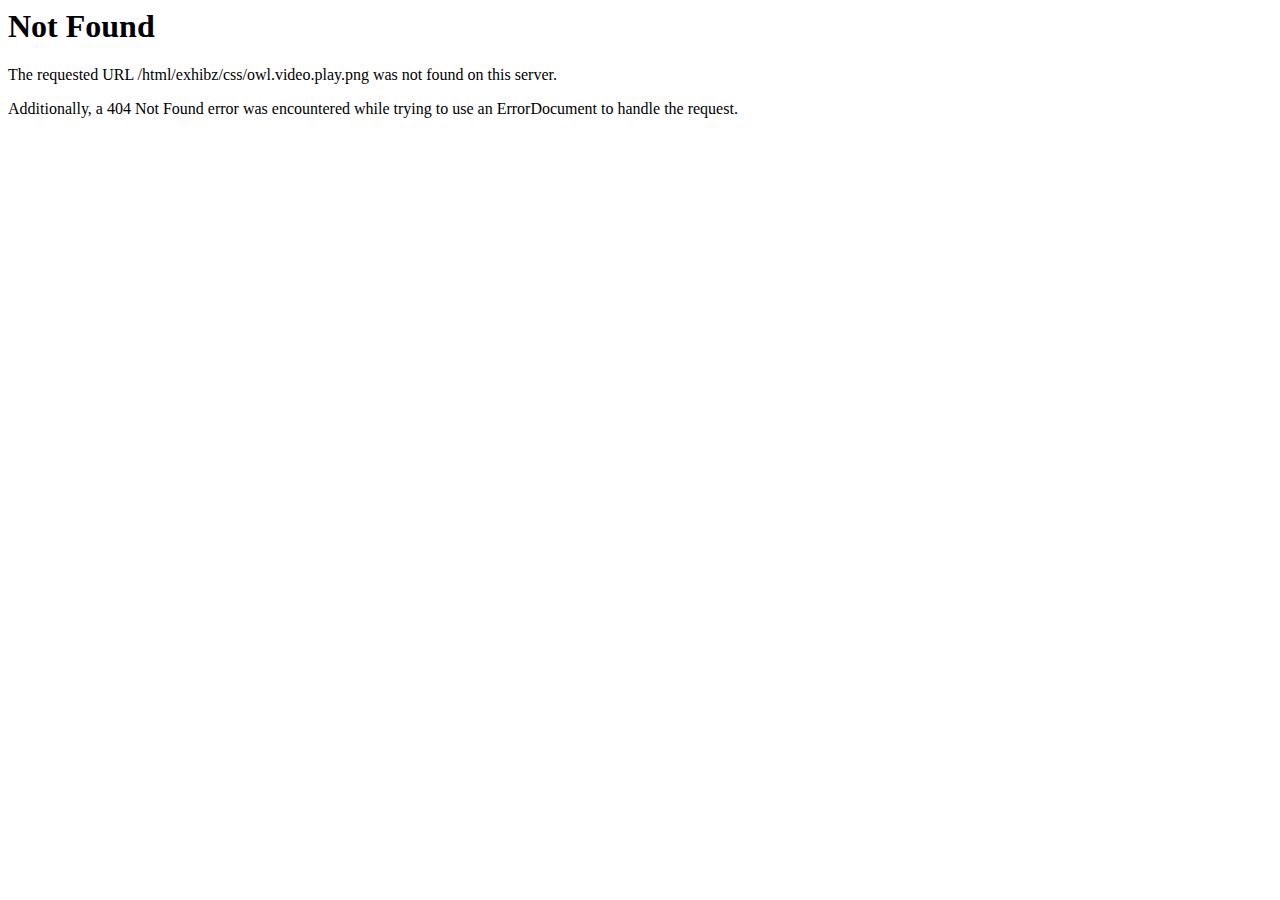
<file: css/owl.video.play.html>
<!DOCTYPE HTML PUBLIC "-//IETF//DTD HTML 2.0//EN">
<html><head>
<title>404 Not Found</title>
</head><body>
<h1>Not Found</h1>
<p>The requested URL /html/exhibz/css/owl.video.play.png was not found on this server.</p>
<p>Additionally, a 404 Not Found
error was encountered while trying to use an ErrorDocument to handle the request.</p>
</body></html>
</file>
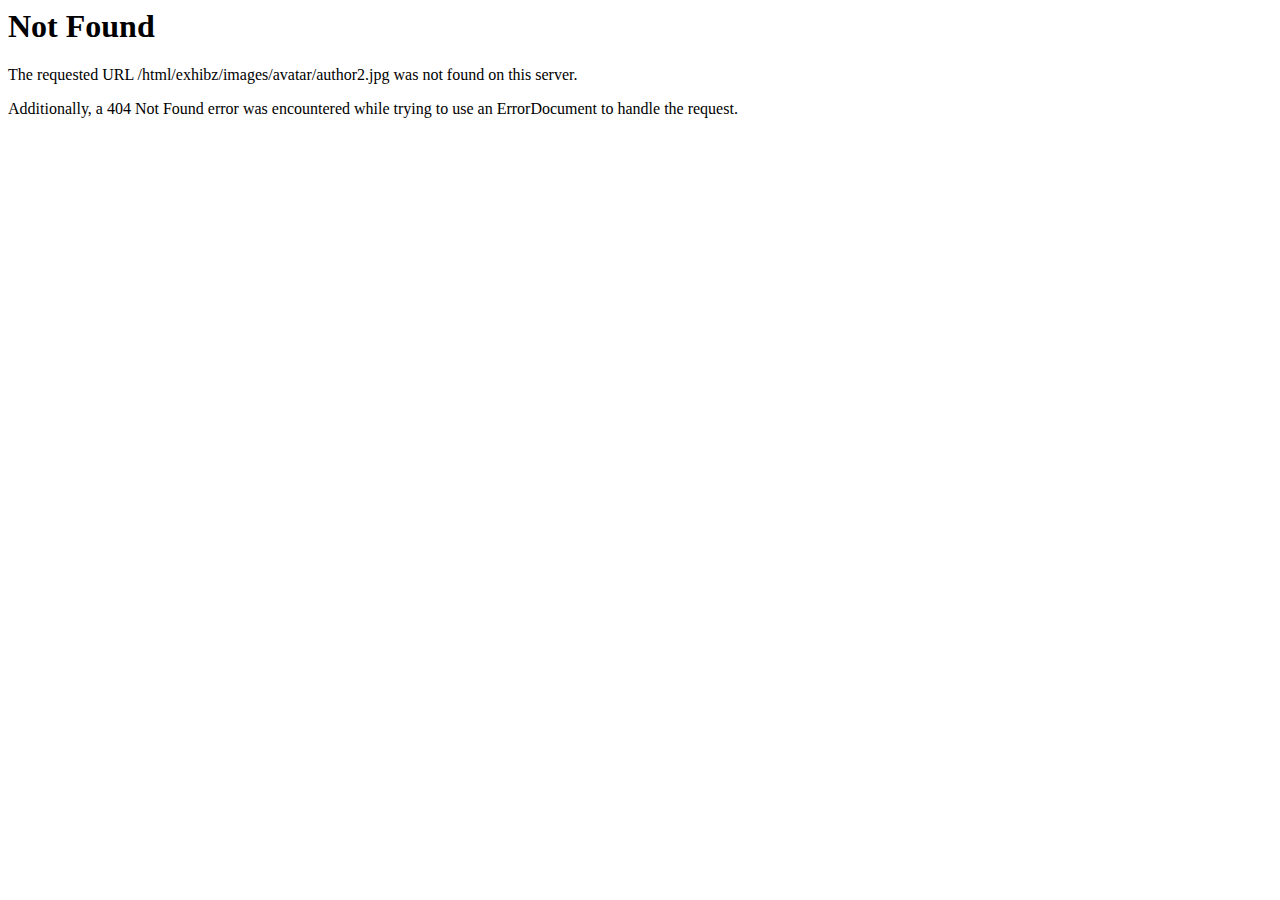
<file: images/avatar/author2.html>
<!DOCTYPE HTML PUBLIC "-//IETF//DTD HTML 2.0//EN">
<html><head>
<title>404 Not Found</title>
</head><body>
<h1>Not Found</h1>
<p>The requested URL /html/exhibz/images/avatar/author2.jpg was not found on this server.</p>
<p>Additionally, a 404 Not Found
error was encountered while trying to use an ErrorDocument to handle the request.</p>
</body></html>
</file>
<file: css/isotop.css>
/* Start: Recommended Isotope styles */

/**** Isotope Filtering ****/

.isotope-item {
   z-index: 2;
 }
 
 .isotope-hidden.isotope-item {
   pointer-events: none;
   z-index: 1;
 }
 
 /**** Isotope CSS3 transitions ****/
 
 .isotope,
 .isotope .isotope-item {
   -webkit-transition-duration: 0.8s;
      -moz-transition-duration: 0.8s;
       -ms-transition-duration: 0.8s;
        -o-transition-duration: 0.8s;
           transition-duration: 0.8s;
 }
 
 .isotope {
   -webkit-transition-property: height, width;
      -moz-transition-property: height, width;
       -ms-transition-property: height, width;
        -o-transition-property: height, width;
           transition-property: height, width;
 }
 
 .isotope .isotope-item {
   -webkit-transition-property: -webkit-transform, opacity;
      -moz-transition-property:    -moz-transform, opacity;
       -ms-transition-property:     -ms-transform, opacity;
        -o-transition-property:      -o-transform, opacity;
           transition-property:         transform, opacity;
 }
 
 /**** disabling Isotope CSS3 transitions ****/
 
 .isotope.no-transition,
 .isotope.no-transition .isotope-item,
 .isotope .isotope-item.no-transition {
   -webkit-transition-duration: 0s;
      -moz-transition-duration: 0s;
       -ms-transition-duration: 0s;
        -o-transition-duration: 0s;
           transition-duration: 0s;
 }
 
 /* End: Recommended Isotope styles */
 
 
 
 /* disable CSS transitions for containers with infinite scrolling*/
 .isotope.infinite-scrolling {
   -webkit-transition: none;
      -moz-transition: none;
       -ms-transition: none;
        -o-transition: none;
           transition: none;
 }
 
 
 
 /**** Isotope styles ****/
 
 /* required for containers to inherit vertical size from window */
 /*html,
 body {
   height: 100%;
 }
 */
 #container {
   padding: 20px 0px;
 }
 
 .height-01{
 height: 250px;
 width: 28%;
 }
 .height-02,{
 height: 250px;
 width: 25%;
 }
 .height-03{
   width: 180px;
   height: 180px;
 }
 .element {
   margin: 1px;
   float: left;
   overflow: hidden;
   position: relative;
   color: #222;
 }
 
 /*.element.web          { background: #F00 url("../images/zoom.png") no-repeat center center; 
 background: hsl(   0, 100%, 50%)  url("../images/zoom.png") no-repeat center center; }
 .element.branding  { background: #F80 url("../images/zoom.png") no-repeat center center; background: hsl(  36, 100%, 50%) url("../images/zoom.png") no-repeat center center;}
 .element.print        { background: #0F0 url("../images/zoom.png") no-repeat center center; background: hsl( 108, 100%, 50%) url("../images/zoom.png") no-repeat center center;}
 .element.creative { background: #0FF url("../images/zoom.png") no-repeat center center; background: hsl( 180, 100%, 50%) url("../images/zoom.png") no-repeat center center;}
 .element.modern       { background: #08F url("../images/zoom.png") no-repeat center center; background: hsl( 216, 100%, 50%) url("../images/zoom.png") no-repeat center center;}
 .element.other  { background: #00F url("../images/zoom.png") no-repeat center center;; background: hsl( 252, 100%, 50%) url("../images/zoom.png") no-repeat center center;}
 .element.ecommerce         { background: #F0F url("../images/zoom.png") no-repeat center center;background: hsl( 288, 100%, 50%) url("../images/zoom.png") no-repeat center center;}
 .element.digital       { background: #F08 url("../images/zoom.png") no-repeat center center; background: hsl( 324, 100%, 50%) url("../images/zoom.png") no-repeat center center;}
 
 */
 .element * {
   position: absolute;
   margin: 0;
 }
 
 .element .symbol {
   left: 0.2em;
   top: 0.4em;
   font-size: 3.8em;
   line-height: 1.0em;
   color: #FFF;
 }
 .element.large .symbol {
   font-size: 4.5em;
 }
 
 .element.fake .symbol {
   color: #000;
 }
 
 .element .name {
   left: 0.5em;
   bottom: 1.6em;
   font-size: 1.05em;
 }
 
 .element .weight {
   font-size: 0.9em;
   left: 0.5em;
   bottom: 0.5em;
 }
 
 .element .number {
   font-size: 1.25em;
   font-weight: bold;
   color: hsla(0,0%,0%,.5);
   right: 0.5em;
   top: 0.5em;
 }
 
 .variable-sizes .element.width2 { width: 230px; }
 
 .variable-sizes .element.height2 { height: 230px; }
 
 .variable-sizes .element.width2.height2 {
   font-size: 2.0em;
 }
 
 .element.large,
 .variable-sizes .element.large,
 .variable-sizes .element.large.width2.height2 {
   font-size: 3.0em;
   width: 350px;
   height: 350px;
   z-index: 100;
 }
 
 .clickable .element:hover {
   cursor: pointer;
 }
 
 .clickable .element:hover h3 {
   text-shadow:
     0 0 10px white,
     0 0 10px white
   ;
 }
 
 .clickable .element:hover h2 {
   color: white;
 }
 
 /**** Filters ****/
 
 #filters{
   margin: 5px 0px;
   padding: 0px;
   list-style: none;
 }
 
 #filters li {
   display: inline-block;
   margin-right: -1px;
 }
</file>
<file: css/xsIcon.css>
@font-face {
  font-family: 'iconfont';
  src:
    url('../fonts/iconfont3963.ttf?ukrc8w') format('truetype'),
    url('../fonts/iconfont3963.woff?ukrc8w') format('woff'),
    url('../fonts/iconfont3963.svg?ukrc8w#iconfont') format('svg');
  font-weight: normal;
  font-style: normal;
}


[class^="icon-"], [class*=" icon-"] {
   /* use !important to prevent issues with browser extensions that change fonts */
   font-family: 'iconfont' !important;
   speak: none;
   font-style: normal;
   font-weight: normal;
   font-variant: normal;
   text-transform: none;
   line-height: 1;
 
   /* Better Font Rendering =========== */
   -webkit-font-smoothing: antialiased;
   -moz-osx-font-smoothing: grayscale;
 }
 
 .icon-building:before {
   content: "\e900";
 }
 .icon-cycle:before {
   content: "\e901";
 }
 .icon-food:before {
   content: "\e902";
 }
 .icon-fun:before {
   content: "\e903";
 }
 .icon-hotel:before {
   content: "\e904";
 }
 .icon-marketing:before {
   content: "\e905";
 }
 .icon-Monetizing:before {
   content: "\e906";
 }
 .icon-netwrorking:before {
   content: "\e907";
 }
 .icon-people:before {
   content: "\e908";
 }
 .icon-planning:before {
   content: "\e909";
 }
 .icon-pricing-1Asset-1:before {
   content: "\e90a";
 }
 .icon-pricing-2Asset-2:before {
   content: "\e90b";
 }
 .icon-pricing-3Asset-3:before {
   content: "\e90c";
 }
 .icon-ring-1Asset-1:before {
   content: "\e90d";
 }
 .icon-ring-2Asset-1:before {
   content: "\e90e";
 }
 .icon-ring-3Asset-2:before {
   content: "\e9c3";
 }
 .icon-ring-4Asset-3:before {
   content: "\e9c4";
 }
 .icon-speaker:before {
   content: "\e9c5";
 }
 .icon-home:before {
   content: "\e800";
 }
 .icon-apartment:before {
   content: "\e801";
 }
 .icon-pencil:before {
   content: "\e802";
 }
 .icon-magic-wand:before {
   content: "\e803";
 }
 .icon-drop:before {
   content: "\e804";
 }
 .icon-lighter:before {
   content: "\e805";
 }
 .icon-poop:before {
   content: "\e806";
 }
 .icon-sun:before {
   content: "\e807";
 }
 .icon-moon:before {
   content: "\e808";
 }
 .icon-cloud:before {
   content: "\e809";
 }
 .icon-cloud-upload:before {
   content: "\e80a";
 }
 .icon-cloud-download:before {
   content: "\e80b";
 }
 .icon-cloud-sync:before {
   content: "\e80c";
 }
 .icon-cloud-check:before {
   content: "\e80d";
 }
 .icon-database:before {
   content: "\e80e";
 }
 .icon-lock:before {
   content: "\e80f";
 }
 .icon-cog:before {
   content: "\e810";
 }
 .icon-trash:before {
   content: "\e811";
 }
 .icon-dice:before {
   content: "\e812";
 }
 .icon-heart:before {
   content: "\e813";
 }
 .icon-star:before {
   content: "\e814";
 }
 .icon-star-half:before {
   content: "\e815";
 }
 .icon-star-empty:before {
   content: "\e816";
 }
 .icon-flag:before {
   content: "\e817";
 }
 .icon-envelope:before {
   content: "\e818";
 }
 .icon-paperclip:before {
   content: "\e819";
 }
 .icon-inbox:before {
   content: "\e81a";
 }
 .icon-eye:before {
   content: "\e81b";
 }
 .icon-printer:before {
   content: "\e81c";
 }
 .icon-file-empty:before {
   content: "\e81d";
 }
 .icon-file-add:before {
   content: "\e81e";
 }
 .icon-enter:before {
   content: "\e81f";
 }
 .icon-exit:before {
   content: "\e820";
 }
 .icon-graduation-hat:before {
   content: "\e821";
 }
 .icon-license:before {
   content: "\e822";
 }
 .icon-music-note:before {
   content: "\e823";
 }
 .icon-film-play:before {
   content: "\e824";
 }
 .icon-camera-video:before {
   content: "\e825";
 }
 .icon-camera:before {
   content: "\e826";
 }
 .icon-picture:before {
   content: "\e827";
 }
 .icon-book:before {
   content: "\e828";
 }
 .icon-bookmark:before {
   content: "\e829";
 }
 .icon-user:before {
   content: "\e82a";
 }
 .icon-users:before {
   content: "\e82b";
 }
 .icon-shirt:before {
   content: "\e82c";
 }
 .icon-store:before {
   content: "\e82d";
 }
 .icon-cart:before {
   content: "\e82e";
 }
 .icon-tag:before {
   content: "\e82f";
 }
 .icon-phone-handset:before {
   content: "\e830";
 }
 .icon-phone:before {
   content: "\e831";
 }
 .icon-pushpin:before {
   content: "\e832";
 }
 .icon-map-marker:before {
   content: "\e833";
 }
 .icon-map:before {
   content: "\e834";
 }
 .icon-location:before {
   content: "\e835";
 }
 .icon-calendar-full:before {
   content: "\e836";
 }
 .icon-keyboard:before {
   content: "\e837";
 }
 .icon-spell-check:before {
   content: "\e838";
 }
 .icon-screen:before {
   content: "\e839";
 }
 .icon-smartphone:before {
   content: "\e83a";
 }
 .icon-tablet:before {
   content: "\e83b";
 }
 .icon-laptop:before {
   content: "\e83c";
 }
 .icon-laptop-phone:before {
   content: "\e83d";
 }
 .icon-power-switch:before {
   content: "\e83e";
 }
 .icon-bubble:before {
   content: "\e83f";
 }
 .icon-heart-pulse:before {
   content: "\e840";
 }
 .icon-construction:before {
   content: "\e841";
 }
 .icon-pie-chart:before {
   content: "\e842";
 }
 .icon-chart-bars:before {
   content: "\e843";
 }
 .icon-gift:before {
   content: "\e844";
 }
 .icon-diamond:before {
   content: "\e845";
 }
 .icon-dinner:before {
   content: "\e847";
 }
 .icon-coffee-cup:before {
   content: "\e848";
 }
 .icon-leaf:before {
   content: "\e849";
 }
 .icon-paw:before {
   content: "\e84a";
 }
 .icon-rocket:before {
   content: "\e84b";
 }
 .icon-briefcase:before {
   content: "\e84c";
 }
 .icon-bus:before {
   content: "\e84d";
 }
 .icon-car:before {
   content: "\e84e";
 }
 .icon-train:before {
   content: "\e84f";
 }
 .icon-bicycle:before {
   content: "\e850";
 }
 .icon-wheelchair:before {
   content: "\e851";
 }
 .icon-select:before {
   content: "\e852";
 }
 .icon-earth:before {
   content: "\e853";
 }
 .icon-smile:before {
   content: "\e854";
 }
 .icon-sad:before {
   content: "\e855";
 }
 .icon-neutral:before {
   content: "\e856";
 }
 .icon-mustache:before {
   content: "\e857";
 }
 .icon-alarm:before {
   content: "\e858";
 }
 .icon-bullhorn:before {
   content: "\e859";
 }
 .icon-volume-high:before {
   content: "\e85a";
 }
 .icon-volume-medium:before {
   content: "\e85b";
 }
 .icon-volume-low:before {
   content: "\e85c";
 }
 .icon-volume:before {
   content: "\e85d";
 }
 .icon-mic:before {
   content: "\e85e";
 }
 .icon-hourglass:before {
   content: "\e85f";
 }
 .icon-undo:before {
   content: "\e860";
 }
 .icon-redo:before {
   content: "\e861";
 }
 .icon-sync:before {
   content: "\e862";
 }
 .icon-history:before {
   content: "\e863";
 }
 .icon-clock:before {
   content: "\e864";
 }
 .icon-download:before {
   content: "\e865";
 }
 .icon-upload:before {
   content: "\e866";
 }
 .icon-enter-down:before {
   content: "\e867";
 }
 .icon-exit-up:before {
   content: "\e868";
 }
 .icon-bug:before {
   content: "\e869";
 }
 .icon-code:before {
   content: "\e86a";
 }
 .icon-link:before {
   content: "\e86b";
 }
 .icon-unlink:before {
   content: "\e86c";
 }
 .icon-thumbs-up:before {
   content: "\e86d";
 }
 .icon-thumbs-down:before {
   content: "\e86e";
 }
 .icon-magnifier:before {
   content: "\e86f";
 }
 .icon-cross:before {
   content: "\e870";
 }
 .icon-menu:before {
   content: "\e871";
 }
 .icon-list:before {
   content: "\e872";
 }
 .icon-chevron-up:before {
   content: "\e873";
 }
 .icon-chevron-down:before {
   content: "\e874";
 }
 .icon-chevron-left:before {
   content: "\e875";
 }
 .icon-chevron-right:before {
   content: "\e876";
 }
 .icon-arrow-up:before {
   content: "\e877";
 }
 .icon-arrow-down:before {
   content: "\e878";
 }
 .icon-arrow-left:before {
   content: "\e879";
 }
 .icon-arrow-right:before {
   content: "\e87a";
 }
 .icon-move:before {
   content: "\e87b";
 }
 .icon-warning:before {
   content: "\e87c";
 }
 .icon-question-circle:before {
   content: "\e87d";
 }
 .icon-menu-circle:before {
   content: "\e87e";
 }
 .icon-checkmark-circle:before {
   content: "\e87f";
 }
 .icon-cross-circle:before {
   content: "\e880";
 }
 .icon-plus-circle:before {
   content: "\e881";
 }
 .icon-circle-minus:before {
   content: "\e882";
 }
 .icon-arrow-up-circle:before {
   content: "\e883";
 }
 .icon-arrow-down-circle:before {
   content: "\e884";
 }
 .icon-arrow-left-circle:before {
   content: "\e885";
 }
 .icon-arrow-right-circle:before {
   content: "\e886";
 }
 .icon-chevron-up-circle:before {
   content: "\e887";
 }
 .icon-chevron-down-circle:before {
   content: "\e888";
 }
 .icon-chevron-left-circle:before {
   content: "\e889";
 }
 .icon-chevron-right-circle:before {
   content: "\e88a";
 }
 .icon-crop:before {
   content: "\e88b";
 }
 .icon-frame-expand:before {
   content: "\e88c";
 }
 .icon-frame-contract:before {
   content: "\e88d";
 }
 .icon-layers:before {
   content: "\e88e";
 }
 .icon-funnel:before {
   content: "\e88f";
 }
 .icon-text-format:before {
   content: "\e890";
 }
 .icon-text-size:before {
   content: "\e892";
 }
 .icon-bold:before {
   content: "\e893";
 }
 .icon-italic:before {
   content: "\e894";
 }
 .icon-underline:before {
   content: "\e895";
 }
 .icon-strikethrough:before {
   content: "\e896";
 }
 .icon-highlight:before {
   content: "\e897";
 }
 .icon-text-align-left:before {
   content: "\e898";
 }
 .icon-text-align-center:before {
   content: "\e899";
 }
 .icon-text-align-right:before {
   content: "\e89a";
 }
 .icon-text-align-justify:before {
   content: "\e89b";
 }
 .icon-line-spacing:before {
   content: "\e89c";
 }
 .icon-indent-increase:before {
   content: "\e89d";
 }
 .icon-indent-decrease:before {
   content: "\e89e";
 }
 .icon-page-break:before {
   content: "\e8a2";
 }
 .icon-hand:before {
   content: "\e8a5";
 }
 .icon-pointer-up:before {
   content: "\e8a6";
 }
 .icon-pointer-right:before {
   content: "\e8a7";
 }
 .icon-pointer-down:before {
   content: "\e8a8";
 }
 .icon-pointer-left:before {
   content: "\e8a9";
 }
 .icon-vplay:before {
   content: "\e90f";
 }
 .icon-newsletter:before {
   content: "\e910";
 }
 .icon-coins-2:before {
   content: "\e911";
 }
 .icon-commerce-2:before {
   content: "\e912";
 }
 .icon-monitor:before {
   content: "\e913";
 }
 .icon-facebook:before {
   content: "\e914";
 }
 .icon-business:before {
   content: "\e915";
 }
 .icon-graphic-2:before {
   content: "\e916";
 }
 .icon-commerce-1:before {
   content: "\e917";
 }
 .icon-like:before {
   content: "\e918";
 }
 .icon-home1:before {
   content: "\e919";
 }
 .icon-phone-call:before {
   content: "\e91a";
 }
 .icon-contact:before {
   content: "\e91b";
 }
 .icon-comments:before {
   content: "\e91c";
 }
 .icon-cloud-computing:before {
   content: "\e91d";
 }
 .icon-care:before {
   content: "\e91e";
 }
 .icon-coin:before {
   content: "\e91f";
 }
 .icon-donation:before {
   content: "\e920";
 }
 .icon-donation_2:before {
   content: "\e921";
 }
 .icon-heart1:before {
   content: "\e922";
 }
 .icon-dove:before {
   content: "\e923";
 }
 .icon-drop1:before {
   content: "\e924";
 }
 .icon-first-aid-kit:before {
   content: "\e925";
 }
 .icon-groceries:before {
   content: "\e926";
 }
 .icon-heartbeat:before {
   content: "\e927";
 }
 .icon-left-arrow:before {
   content: "\e928";
 }
 .icon-newspaper:before {
   content: "\e929";
 }
 .icon-open-book:before {
   content: "\e92a";
 }
 .icon-down-arrow:before {
   content: "\e92b";
 }
 .icon-planet-earth:before {
   content: "\e92c";
 }
 .icon-plus-button:before {
   content: "\e92d";
 }
 .icon-poor-water-supply:before {
   content: "\e92e";
 }
 .icon-tap-water:before {
   content: "\e92f";
 }
 .icon-support:before {
   content: "\e930";
 }
 .icon-sweater:before {
   content: "\e931";
 }
 .icon-doctor:before {
   content: "\e932";
 }
 .icon-team:before {
   content: "\e933";
 }
 .icon-group:before {
   content: "\e934";
 }
 .icon-family:before {
   content: "\e935";
 }
 .icon-children:before {
   content: "\e936";
 }
 .icon-team_2:before {
   content: "\e937";
 }
 .icon-telemarketer:before {
   content: "\e938";
 }
 .icon-water:before {
   content: "\e939";
 }
 .icon-twitter:before {
   content: "\e93a";
 }
 .icon-twitter1:before {
   content: "\e93b";
 }
 .icon-linkedin:before {
   content: "\e93c";
 }
 .icon-youtube:before {
   content: "\e93d";
 }
 .icon-dribbble:before {
   content: "\e93e";
 }
 .icon-pinterest:before {
   content: "\e93f";
 }
 .icon-vimeo:before {
   content: "\e940";
 }
 .icon-soundcloud:before {
   content: "\e941";
 }
 .icon-youtube-v:before {
   content: "\e942";
 }
 .icon-behance:before {
   content: "\e943";
 }
 .icon-google-plus:before {
   content: "\e944";
 }
 .icon-instagram:before {
   content: "\e945";
 }
 .icon-hammer:before {
   content: "\e946";
 }
 .icon-justice-1:before {
   content: "\e947";
 }
 .icon-double-left-chevron:before {
   content: "\e948";
 }
 .icon-double-angle-pointing-to-right:before {
   content: "\e949";
 }
 .icon-arrow-point-to-down:before {
   content: "\e94a";
 }
 .icon-play-button:before {
   content: "\e94b";
 }
 .icon-minus:before {
   content: "\e94c";
 }
 .icon-plus:before {
   content: "\e94d";
 }
 .icon-tick:before {
   content: "\e94e";
 }
 .icon-download-arrow:before {
   content: "\e94f";
 }
 .icon-edit:before {
   content: "\e950";
 }
 .icon-reply:before {
   content: "\e951";
 }
 .icon-cogwheel-outline:before {
   content: "\e952";
 }
 .icon-symbol:before {
   content: "\e953";
 }
 .icon-calendar:before {
   content: "\e954";
 }
 .icon-shopping-cart:before {
   content: "\e955";
 }
 .icon-shopping-basket:before {
   content: "\e956";
 }
 .icon-users1:before {
   content: "\e957";
 }
 .icon-man:before {
   content: "\e958";
 }
 .icon-support1:before {
   content: "\e959";
 }
 .icon-favorites:before {
   content: "\e95a";
 }
 .icon-calendar1:before {
   content: "\e95b";
 }
 .icon-paper-plane:before {
   content: "\e95c";
 }
 .icon-placeholder:before {
   content: "\e95d";
 }
 .icon-phone-call1:before {
   content: "\e95e";
 }
 .icon-contact1:before {
   content: "\e95f";
 }
 .icon-email:before {
   content: "\e960";
 }
 .icon-internet:before {
   content: "\e961";
 }
 .icon-quote:before {
   content: "\e962";
 }
 .icon-line:before {
   content: "\e963";
 }
 .icon-money-3:before {
   content: "\e964";
 }
 .icon-commerce:before {
   content: "\e965";
 }
 .icon-tools:before {
   content: "\e966";
 }
 .icon-pie-chart1:before {
   content: "\e967";
 }
 .icon-diamond1:before {
   content: "\e968";
 }
 .icon-agenda:before {
   content: "\e969";
 }
 .icon-like1:before {
   content: "\e96a";
 }
 .icon-justice:before {
   content: "\e96b";
 }
 .icon-technology:before {
   content: "\e96c";
 }
 .icon-coins-1:before {
   content: "\e96d";
 }
 .icon-left-arrow1:before {
   content: "\e96e";
 }
 .icon-bank:before {
   content: "\e96f";
 }
 .icon-calculator:before {
   content: "\e970";
 }
 .icon-chart2:before {
   content: "\e971";
 }
 .icon-map-marker1:before {
   content: "\e972";
 }
 .icon-mutual-fund:before {
   content: "\e973";
 }
 .icon-phone1:before {
   content: "\e974";
 }
 .icon-pie-chart2:before {
   content: "\e975";
 }
 .icon-play:before {
   content: "\e976";
 }
 .icon-savings:before {
   content: "\e977";
 }
 .icon-search:before {
   content: "\e978";
 }
 .icon-tag1:before {
   content: "\e979";
 }
 .icon-tags:before {
   content: "\e97a";
 }
 .icon-loan:before {
   content: "\e97b";
 }
 .icon-checked:before {
   content: "\e97c";
 }
 .icon-clock1:before {
   content: "\e97d";
 }
 .icon-comment:before {
   content: "\e97e";
 }
 .icon-comments1:before {
   content: "\e97f";
 }
 .icon-consult:before {
   content: "\e980";
 }
 .icon-consut2:before {
   content: "\e981";
 }
 .icon-envelope1:before {
   content: "\e982";
 }
 .icon-folder:before {
   content: "\e983";
 }
 .icon-invest:before {
   content: "\e984";
 }
 .icon-right-arrow2:before {
   content: "\e985";
 }
 .icon-quote1:before {
   content: "\e986";
 }
 .icon-deal:before {
   content: "\e987";
 }
 .icon-left-arrow2:before {
   content: "\e988";
 }
 .icon-team1:before {
   content: "\e989";
 }
 .icon-tshirt:before {
   content: "\e98a";
 }
 .icon-cancel:before {
   content: "\e98b";
 }
 .icon-drink:before {
   content: "\e98c";
 }
 .icon-home2:before {
   content: "\e98d";
 }
 .icon-music:before {
   content: "\e98e";
 }
 .icon-rich:before {
   content: "\e98f";
 }
 .icon-brush:before {
   content: "\e990";
 }
 .icon-opposite-way:before {
   content: "\e991";
 }
 .icon-cloud-computing1:before {
   content: "\e992";
 }
 .icon-technology-1:before {
   content: "\e993";
 }
 .icon-rotate:before {
   content: "\e994";
 }
 .icon-medical:before {
   content: "\e995";
 }
 .icon-flash-1:before {
   content: "\e996";
 }
 .icon-flash:before {
   content: "\e997";
 }
 .icon-down-arrow1:before {
   content: "\e998";
 }
 .icon-hours-support:before {
   content: "\e999";
 }
 .icon-bag:before {
   content: "\e99a";
 }
 .icon-photo-camera:before {
   content: "\e99b";
 }
 .icon-search-minus:before {
   content: "\e99c";
 }
 .icon-search1:before {
   content: "\e99d";
 }
 .icon-down-arrow2:before {
   content: "\e99e";
 }
 .icon-up-arrow:before {
   content: "\e99f";
 }
 .icon-right-arrow:before {
   content: "\e9a0";
 }
 .icon-left-arrows:before {
   content: "\e9a1";
 }
 .icon-school:before {
   content: "\e9a2";
 }
 .icon-settings:before {
   content: "\e9a3";
 }
 .icon-smartphone1:before {
   content: "\e9a4";
 }
 .icon-technology-11:before {
   content: "\e9a5";
 }
 .icon-tool:before {
   content: "\e9a6";
 }
 .icon-business1:before {
   content: "\e9a7";
 }
 .icon-van-1:before {
   content: "\e9a8";
 }
 .icon-van:before {
   content: "\e9a9";
 }
 .icon-vegetables:before {
   content: "\e9aa";
 }
 .icon-women:before {
   content: "\e9ab";
 }
 .icon-vintage:before {
   content: "\e9ac";
 }
 .icon-up-arrow1:before {
   content: "\e9ad";
 }
 .icon-arrows:before {
   content: "\e9ae";
 }
 .icon-team2:before {
   content: "\e9af";
 }
 .icon-team-1:before {
   content: "\e9b0";
 }
 .icon-medal:before {
   content: "\e9b1";
 }
 .icon-uturn:before {
   content: "\e9b2";
 }
 .icon-apple-1:before {
   content: "\e9b3";
 }
 .icon-apple:before {
   content: "\e9b4";
 }
 .icon-light-bulb:before {
   content: "\e9b5";
 }
 .icon-light-bulb-1:before {
   content: "\e9b6";
 }
 .icon-cogwheel:before {
   content: "\e9b7";
 }
 .icon-watch:before {
   content: "\e9b8";
 }
 .icon-star1:before {
   content: "\e9b9";
 }
 .icon-star-1:before {
   content: "\e9ba";
 }
 .icon-favorite:before {
   content: "\e9bb";
 }
 .icon-medical1:before {
   content: "\e9bc";
 }
 .icon-eye1:before {
   content: "\e9bd";
 }
 .icon-full-screen:before {
   content: "\e9be";
 }
 .icon-shuffle-arrow:before {
   content: "\e9bf";
 }
 .icon-online-shopping-cart:before {
   content: "\e9c0";
 }
 .icon-shopping-cart1:before {
   content: "\e9c1";
 }
 .icon-heart-shape-outline:before {
   content: "\e9c2";
 }
</file>
<file: css/style.css>
@import url("https://fonts.googleapis.com/css?family=Roboto:300,300i,400,400i,500,500i,700,700i,900,900i");
@import url("https://fonts.googleapis.com/css?family=Raleway:300,300i,400,400i,500,500i,600,600i,700,700i,800,800i,900,900i");
/* ============================== */
/* Typography
================================================== */
body,
p {
  font-family: 'Roboto', sans-serif;
  line-height: 26px;
  font-size: 16px;
  color: #888888; }

h1,
h2,
h3,
h4,
h5,
h6 {
  color: #1c1c24;
  font-family: 'Roboto', sans-serif; }

h1, h2 {
  font-family: 'Raleway', sans-serif; }

h1 {
  font-size: 36px;
  line-height: 36px;
  font-weight: 900; }

h2 {
  font-size: 30px;
  line-height: 36px;
  font-weight: 700; }

h3 {
  font-size: 24px;
  margin-bottom: 20px;
  font-weight: 700; }

h4 {
  font-size: 18px;
  line-height: 28px;
  font-weight: 700; }

h5 {
  font-size: 14px;
  line-height: 24px; }

/* Global styles
================================================== */
html {
  overflow-x: hidden !important;
  width: 100%;
  height: 100%;
  position: relative;
  text-rendering: optimizeLegibility; }

body {
  border: 0;
  margin: 0;
  padding: 0;
  -webkit-font-smoothing: antialiased;
  -moz-osx-font-smoothing: grayscale; }

ul {
  padding: 0;
  margin: 0; }

a:link,
a:visited {
  text-decoration: none; }

a {
  color: #e7015e;
  -o-transition: all 0.4s ease;
  transition: all 0.4s ease;
  -webkit-transition: all 0.4s ease;
  -moz-transition: all 0.4s ease;
  -ms-transition: all 0.4s ease; }

a:hover {
  text-decoration: none;
  color: #e7015e; }

a.read-more {
  color: #e7015e;
  font-weight: 700; }

a.read-more:hover {
  color: #222; }

.body-color {
  background: #161362;
  color: #fff; }

section,
.section-padding {
  padding: 100px 0;
  position: relative; }

.section-bg {
  background: #f9fafc; }

.no-padding {
  padding: 0; }

.p-60 {
  padding: 60px 0; }

.media > .pull-left {
  margin-right: 20px; }

.gap-60 {
  clear: both;
  height: 60px; }

.gap-40 {
  clear: both;
  height: 40px; }

.gap-30 {
  clear: both;
  height: 30px; }

.gap-20 {
  clear: both;
  height: 20px; }

.mb-25 {
  margin-bottom: 25px; }

.mb-30 {
  margin-bottom: 30px; }

.mb-60 {
  margin-bottom: 60px; }

.mb-70 {
  margin-bottom: 70px; }

.mb-100 {
  margin-bottom: 100px; }

.mt-60 {
  margin-top: 60px; }

.mrb-30 {
  margin-bottom: 30px; }

.mrb-80 {
  margin-bottom: -80px; }

.mr-70 {
  margin-right: 70px; }

.mr-80 {
  margin-right: 80px; }

.mr-100 {
  margin-right: 100px; }

.ml-70 {
  margin-left: 70px; }

.mr-70 {
  margin-right: 70px; }

.mr-80 {
  margin-right: 80px; }

.mr-100 {
  margin-right: 100px; }

.mrt-0 {
  margin-top: 0 !important; }

.pab {
  padding-bottom: 0; }

a:focus {
  outline: 0; }

img.pull-left {
  margin-right: 20px;
  margin-bottom: 20px; }

img.pull-right {
  margin-left: 20px;
  margin-bottom: 20px; }

.unstyled {
  list-style: none;
  margin: 0;
  padding: 0; }

/* Dropcap */
.dropcap {
  font-size: 48px;
  line-height: 60px;
  padding: 0 7px;
  display: inline-block;
  float: left;
  font-weight: 700;
  margin: 5px 15px 5px 0;
  position: relative;
  text-transform: uppercase; }

.btn {
  font-size: 16px;
  font-weight: 700;
  color: #fff;
  text-transform: uppercase;
  background: #ff007a;
  height: 50px;
  padding: 0 35px;
  line-height: 50px;
  border-radius: 3px;
  -webkit-border-radius: 3px;
  -ms-border-radius: 3px;
  -o-transition: all 0.4s ease;
  transition: all 0.4s ease;
  -webkit-transition: all 0.4s ease;
  -moz-transition: all 0.4s ease;
  -ms-transition: all 0.4s ease;
  outline: none;
  text-decoration: none;
  cursor: pointer; }
  .btn:focus {
    outline: none; }
  .btn:hover {
    color: #fff;
    background: #d20055;
    -webkit-box-shadow: 0px 20px 30px 0px rgba(0, 0, 0, 0.15);
    box-shadow: 0px 20px 30px 0px rgba(0, 0, 0, 0.15); }
  .btn.fill {
    background: transparent;
    padding: 0 25px;
    color: #fff;
    margin-left: 20px;
    border: 2px solid #fff; }
    .btn.fill:hover {
      background: #e7015e;
      border-color: #e7015e; }
  .btn.btn-round {
    border-radius: 36px;
    -webkit-border-radius: 36px;
    -ms-border-radius: 36px; }

.btn-link {
  font-size: 16px;
  font-weight: 700;
  color: #222222;
  text-decoration: none !important; }
  .btn-link i {
    margin-left: 6px;
    position: relative;
    top: 2px; }
  .btn-link:hover {
    color: #e7015e; }

.section-title,
.column-title {
  font-size: 36px;
  font-weight: 800;
  color: #3b1d82;
  position: relative;
  padding-bottom: 30px;
  margin-bottom: 85px;
  text-align: center; }
  .section-title:after,
  .column-title:after {
    position: absolute;
    left: 0;
    top: 0;
    content: '';
    right: 0;
    background-image: url(../images/shap/title.png);
    background-repeat: no-repeat;
    background-size: center center;
    background-position: contain;
    width: 70px;
    height: 10px;
    margin: auto auto 0;
    top: auto;
    bottom: 0; }
  .section-title span,
  .column-title span {
    display: block;
    font-size: 14px;
    font-family: "Roboto", sans-serif;
    font-weight: 400;
    line-height: 26px;
    color: #888888;
    text-transform: uppercase;
    letter-spacing: 1.4px;
    margin-bottom: 10px;
    margin-top: -5px; }
  .section-title.white,
  .column-title.white {
    color: #fff; }
    .section-title.white:after,
    .column-title.white:after {
      background-image: url(../images/shap/title-white.png); }
    .section-title.white span,
    .column-title.white span {
      color: #fff; }

.column-title {
  margin-bottom: 35px;
  line-height: 42px;
  text-align: left; }
  .column-title span {
    margin-top: 0; }
  .column-title:after {
    right: auto; }

.ts-title {
  font-size: 24px; }

.hidden-title {
  position: absolute;
  left: 0;
  top: 0;
  bottom: 0;
  margin: auto;
  -webkit-transform: rotate(180deg);
  -ms-transform: rotate(180deg);
  transform: rotate(180deg); }

.gradient {
  position: relative; }
  .gradient:before {
    position: absolute;
    left: 0;
    top: 0;
    background-image: -webkit-linear-gradient(306deg, #321575 0%, #8d0b93 51%, #ff0066 100%, #ff057c 100%);
    background-image: -o-linear-gradient(306deg, #321575 0%, #8d0b93 51%, #ff0066 100%, #ff057c 100%);
    background-image: linear-gradient(144deg, #321575 0%, #8d0b93 51%, #ff0066 100%, #ff057c 100%);
    width: 100%;
    height: 100%;
    content: '';
    opacity: 0.902; }

.overlay:before {
  position: absolute;
  left: 0;
  top: 0;
  width: 100%;
  height: 100%;
  content: '';
  background: rgba(0, 0, 0, 0.5); }

/* Pagination */
.pages {
  margin-bottom: -5px;
  text-align: center; }
  .pages .pagination {
    margin: 0;
    -webkit-box-pack: center;
    -ms-flex-pack: center;
    justify-content: center; }
    .pages .pagination li:first-child a, .pages .pagination li:last-child a {
      border-radius: 50%; }
    .pages .pagination li a {
      border-radius: 50%;
      -webkit-border-radius: 50%;
      -ms-border-radius: 50%;
      margin-right: 8px;
      color: #7c7c7c;
      width: 40px;
      height: 40px;
      padding: 10px 0; }

.pagination > .active > a,
.pagination > .active > a:hover,
.pagination > li > a:hover {
  color: #fff;
  background: #ff0763;
  border: 1px solid transparent; }

/*  */
.dropdown-menu.show {
  display: none; }

/*==========================
      header area
===========================*/
.header .navbar {
  padding: 10px 0; }

.header .navbar-brand {
  padding: 0; }

.header ul.navbar-nav > li > a {
  font-weight: 700;
  font-size: 14px;
  line-height: 78px;
  text-transform: uppercase;
  padding: 0 20px;
  display: block; }
  .header ul.navbar-nav > li > a:hover {
    color: #e7015e; }

.header ul.navbar-nav > li.header-ticket {
  margin-top: 15px; }
  .header ul.navbar-nav > li.header-ticket .ticket-btn {
    height: 40px;
    line-height: 40px;
    padding: 0px 25px;
    background: #00c1c1;
    margin-left: 30px; }
    .header ul.navbar-nav > li.header-ticket .ticket-btn:hover {
      background: #e7015e; }

.header ul.navbar-nav li .dropdown-menu {
  padding: 10px 20px;
  min-width: 230px;
  margin: 0;
  border-radius: 0;
  -webkit-box-shadow: 0 3px 5px 0 rgba(0, 0, 0, 0.2);
  box-shadow: 0 3px 5px 0 rgba(0, 0, 0, 0.2);
  border: none; }
  .header ul.navbar-nav li .dropdown-menu li a {
    padding: 12px 10px;
    border-bottom: 1px solid rgba(0, 0, 0, 0.07);
    font-size: 14px;
    display: block;
    color: #222; }
    .header ul.navbar-nav li .dropdown-menu li a:hover {
      color: #e7015e; }
  .header ul.navbar-nav li .dropdown-menu li:last-child a {
    border-bottom: none; }

.header.header-transparent {
  position: absolute;
  width: 100%;
  left: 0;
  top: 0;
  z-index: 2;
  height: auto; }
  .header.header-transparent .navbar-brand {
    padding: 0; }
    .header.header-transparent .navbar-brand img {
      vertical-align: top; }
  .header.header-transparent ul.navbar-nav {
    position: relative;
    top: 5px; }
    .header.header-transparent ul.navbar-nav > li > a {
      color: #fff;
      line-height: 72px; }
  .header.header-transparent.nav-border {
    border-bottom: 1px solid #363d8a;
    padding: 10px 0; }
    .header.header-transparent.nav-border .navbar {
      padding: 0px 0; }
    .header.header-transparent.nav-border ul.navbar-nav > li.header-ticket .ticket-btn {
      background: #3a6af0; }

.header.header-classic .navbar {
  padding: 0; }

.header.header-classic ul.navbar-nav {
  margin-top: 5px; }
  .header.header-classic ul.navbar-nav > li > a {
    color: #222222;
    line-height: 74px; }
    .header.header-classic ul.navbar-nav > li > a:hover {
      color: #e7015e; }
  .header.header-classic ul.navbar-nav > li.active > a {
    color: #e7015e; }
  .header.header-classic ul.navbar-nav > li.header-ticket .ticket-btn {
    background: #e7015e;
    color: #fff; }
    .header.header-classic ul.navbar-nav > li.header-ticket .ticket-btn:hover {
      -webkit-box-shadow: none;
      box-shadow: none;
      background: #d20055; }

.header.sticky {
  position: fixed;
  left: 0;
  top: 0;
  width: 100%;
  z-index: 99;
  background: rgba(26, 24, 49, 0.95);
  padding: 5px 0; }
  .header.sticky .navbar {
    padding: 0; }
  .header.sticky.fade_down_effect {
    -webkit-animation-name: fadeInDown;
    animation-name: fadeInDown;
    -webkit-animation-duration: 1s;
    animation-duration: 1s;
    -webkit-animation-fill-mode: both;
    animation-fill-mode: both;
    -webkit-animation-delay: .1s;
    animation-delay: .1s; }
  .header.sticky.header-classic {
    background: #fff;
    -webkit-box-shadow: 0 3px 5px 0 rgba(0, 0, 0, 0.2);
    box-shadow: 0 3px 5px 0 rgba(0, 0, 0, 0.2);
    padding: 0; }

@media (min-width: 991px) {
  .header ul.navbar-nav li:hover > .dropdown-menu {
    display: block;
    border: none; } }

/*==========================
      hero area
===========================*/
.hero-area {
  padding: 0; }

.banner-item {
  min-height: 850px;
  color: #fff;
  background-repeat: no-repeat;
  background-size: cover;
  background-position: center center;
  -webkit-backface-visibility: hidden;
  position: relative; }
  .banner-item:before {
    position: absolute;
    left: 0;
    top: 0;
    width: 100%;
    height: 100%;
    content: ''; }
  .banner-item .banner-content-wrap {
    padding: 250px 0 182px;
    z-index: 1;
    position: relative; }
    .banner-item .banner-content-wrap .banner-info {
      font-size: 18px;
      font-weight: normal;
      line-height: 24px;
      margin-bottom: 10px;
      color: #fff; }
    .banner-item .banner-content-wrap .banner-title {
      font-size: 64px;
      font-weight: 800;
      color: #fff;
      text-transform: uppercase;
      line-height: 74px;
      margin-bottom: 50px; }
    .banner-item .banner-content-wrap .banner-btn .btn {
      height: 55px;
      line-height: 55px;
      padding: 0 55px; }
      .banner-item .banner-content-wrap .banner-btn .btn.fill {
        padding: 0 25px; }

.banner-img img {
  max-width: 100%; }

.countdown {
  margin-bottom: 60px; }
  .countdown .counter-item {
    display: inline-block;
    width: 100px;
    height: 100px;
    border-radius: 50%;
    -webkit-border-radius: 50%;
    -ms-border-radius: 50%;
    text-align: center;
    color: #fff;
    margin-right: 18px;
    padding: 35px 0;
    position: relative; }
    .countdown .counter-item i {
      font-size: 105px;
      width: 100%;
      height: 100%;
      position: absolute;
      left: 0;
      top: 0; }
    .countdown .counter-item:last-of-type {
      margin-right: 0; }
    .countdown .counter-item span {
      font-size: 24px;
      display: block;
      line-height: 18px;
      letter-spacing: .96px;
      font-weight: 700; }
    .countdown .counter-item .smalltext {
      font-size: 10px;
      text-transform: uppercase;
      letter-spacing: 2.5px; }
    .countdown .counter-item:nth-of-type(1) i {
      color: #00a3ee; }
    .countdown .counter-item:nth-of-type(2) i {
      color: #ffcf4a;
      top: 2px;
      -webkit-transform: rotate(-148deg);
      -ms-transform: rotate(-148deg);
      transform: rotate(-148deg); }
    .countdown .counter-item:nth-of-type(3) i {
      color: #00c1c1; }
    .countdown .counter-item:nth-of-type(4) i {
      color: #ff6386; }

.ts-count-down {
  padding: 0;
  margin: -80px 0;
  z-index: 1; }
  .ts-count-down .countdown {
    margin-bottom: 0; }
    .ts-count-down .countdown:before {
      z-index: -1;
      opacity: 1; }
    .ts-count-down .countdown .counter-item {
      width: 25%;
      float: left;
      margin-right: 0;
      border: none;
      position: relative;
      height: auto; }
      .ts-count-down .countdown .counter-item span {
        font-size: 64px;
        font-weight: 700;
        line-height: 64px; }
      .ts-count-down .countdown .counter-item b {
        position: absolute;
        right: 0;
        top: 50%;
        bottom: 0;
        margin: auto;
        font-size: 30px;
        -webkit-transform: translateY(-18%);
        -ms-transform: translateY(-18%);
        transform: translateY(-18%); }

.hero-area.centerd-item .banner-item {
  min-height: 770px;
  padding: 30px 0; }
  .hero-area.centerd-item .banner-item:before {
    background: url(../images/hero_area/banner_slices2.png) no-repeat center center;
    z-index: 1; }
  .hero-area.centerd-item .banner-item:after {
    position: absolute;
    left: 0;
    top: 0;
    margin: auto;
    background: #2f0063;
    content: '';
    border-radius: 50%;
    -webkit-border-radius: 50%;
    -ms-border-radius: 50%;
    bottom: 0;
    width: 725px;
    right: 0;
    height: 725px; }
  .hero-area.centerd-item .banner-item .banner-content-wrap {
    padding: 117px;
    z-index: 1;
    position: relative; }
    .hero-area.centerd-item .banner-item .banner-content-wrap .banner-title {
      text-transform: capitalize;
      font-size: 64px;
      line-height: 78px;
      margin-bottom: 40px; }
    .hero-area.centerd-item .banner-item .banner-content-wrap p.banner-title {
      font-size: 20px;
      line-height: 26px; }
  .hero-area.centerd-item .banner-item .countdown {
    margin-bottom: 60px; }

.main-slider {
  padding: 0; }
  .main-slider .banner-item:before {
    background: rgba(0, 0, 0, 0.5); }
  .main-slider .banner-item .banner-content-wrap .title-shap-img {
    margin: auto auto 25px;
    max-width: 70px; }
  .main-slider .banner-item .banner-content-wrap p.banner-info {
    font-style: italic;
    font-size: 20px; }
  .main-slider .banner-item .banner-content-wrap h1.banner-title {
    text-transform: capitalize;
    margin-bottom: 30px; }
  .main-slider .banner-item .banner-content-wrap p.banner-desc {
    font-size: 18px;
    font-weight: 500;
    color: #fff;
    padding: 0px 180px;
    margin-bottom: 40px; }
  .main-slider .banner-item .banner-content-wrap .banner-btn .btn.fill {
    background: #3a6af0;
    border-color: #3a6af0;
    padding: 0 55px; }
  .main-slider .owl-item.active .banner-item .banner-content-wrap .title-shap-img,
  .main-slider .owl-item.active .banner-item .banner-content-wrap p.banner-info,
  .main-slider .owl-item.active .banner-item .banner-content-wrap h1.banner-title,
  .main-slider .owl-item.active .banner-item .banner-content-wrap .banner-desc,
  .main-slider .owl-item.active .banner-item .banner-content-wrap .banner-btn {
    -webkit-animation-name: fadeInUpBig;
    animation-name: fadeInUpBig;
    -webkit-animation-duration: 1.5s;
    animation-duration: 1.5s;
    -webkit-animation-fill-mode: both;
    animation-fill-mode: both; }
  .main-slider .owl-item.active .banner-item .banner-content-wrap .title-shap-img {
    -webkit-animation-duration: 1.5s;
    animation-duration: 1.5s; }
  .main-slider .owl-item.active .banner-item .banner-content-wrap p.banner-title {
    -webkit-animation-duration: 2s;
    animation-duration: 2s; }
  .main-slider .owl-item.active .banner-item .banner-content-wrap h1.banner-title {
    -webkit-animation-duration: 2.5s;
    animation-duration: 2.5s; }
  .main-slider .owl-item.active .banner-item .banner-content-wrap p.banner-desc {
    -webkit-animation-duration: 3s;
    animation-duration: 3s; }
  .main-slider .owl-item.active .banner-item .banner-content-wrap .banner-btn {
    -webkit-animation-duration: 3.5s;
    animation-duration: 3.5s; }
  .main-slider .owl-dots {
    position: absolute;
    left: 0;
    top: auto;
    right: 0;
    bottom: 130px;
    margin: auto;
    text-align: center; }
    .main-slider .owl-dots .owl-dot {
      width: 20px;
      height: 2px;
      background: #fff;
      opacity: .5;
      display: inline-block;
      margin: 0 5px; }
      .main-slider .owl-dots .owl-dot.active {
        opacity: 1; }

.hero-area.content-left .banner-item {
  margin: 100px 50px 0;
  min-height: 650px;
  -webkit-box-shadow: 0px 100px 100px 0px rgba(0, 0, 0, 0.2);
  box-shadow: 0px 100px 100px 0px rgba(0, 0, 0, 0.2);
  background-position: top center; }
  .hero-area.content-left .banner-item .banner-content-wrap {
    padding: 115px 0; }
    .hero-area.content-left .banner-item .banner-content-wrap .title-shap-img {
      margin-bottom: 20px;
      max-width: 70px; }
    .hero-area.content-left .banner-item .banner-content-wrap .banner-title {
      text-transform: initial;
      margin-bottom: 20px; }
    .hero-area.content-left .banner-item .banner-content-wrap .banner-info {
      margin-bottom: 35px;
      font-style: italic;
      font-size: 20px; }

@media (min-width: 1400px) {
  .hero-area.content-left .banner-item {
    max-width: 1350px;
    margin-left: auto;
    margin-right: auto; } }

.hero-speakers .banner-item {
  background-position: top center;
  background-attachment: fixed; }
  .hero-speakers .banner-item .banner-content-wrap {
    padding: 320px 0 180px; }
    .hero-speakers .banner-item .banner-content-wrap .banner-info {
      margin-bottom: 15px;
      font-size: 20px; }
    .hero-speakers .banner-item .banner-content-wrap .banner-title {
      margin-bottom: 40px; }

.hero-form-content {
  margin-top: 180px;
  background: #fff;
  padding: 40px 30px;
  text-align: center;
  border-top: 4px solid #e7015e; }
  .hero-form-content h2 {
    font-size: 36px;
    font-weight: 800;
    position: relative;
    margin-bottom: 20px;
    padding-bottom: 30px; }
    .hero-form-content h2:before {
      position: absolute;
      left: 0;
      bottom: 0;
      right: 0;
      margin: auto;
      display: block;
      text-align: center;
      background: url(../images/shap/title-red.png) no-repeat center center;
      max-width: 70px;
      height: 10px;
      content: ''; }
  .hero-form-content p {
    margin-bottom: 35px; }

.hero-form .form-control {
  border: none;
  border-bottom: 1px solid #e1e1e1;
  border-radius: 0;
  margin-bottom: 25px;
  font-size: 14px;
  padding-left: 5px; }
  .hero-form .form-control:focus {
    -webkit-box-shadow: none !important;
    box-shadow: none !important;
    outline: none; }

.hero-form .btn {
  display: block;
  width: 100%; }

.hero-form select {
  width: 100%;
  border: none;
  border-bottom: 1px solid #e1e1e1;
  font-size: 14px;
  padding: 6px 0px;
  color: #888888;
  line-height: 27px;
  margin-bottom: 40px; }
  .hero-form select option {
    border: none;
    line-height: 28px;
    padding: 10px 0; }

.tiles {
  position: absolute;
  top: 0;
  left: 0;
  width: 100%;
  height: 100%;
  z-index: 0; }

.tile {
  position: relative;
  width: 100%;
  height: 100%;
  overflow: hidden; }

.photo {
  position: absolute;
  top: 0;
  left: 0;
  width: 100%;
  height: 100%;
  background-repeat: no-repeat;
  background-position: center;
  -webkit-transition: -webkit-transform .5s ease-out;
  transition: -webkit-transform .5s ease-out;
  -o-transition: transform .5s ease-out;
  transition: transform .5s ease-out;
  transition: transform .5s ease-out, -webkit-transform .5s ease-out; }

/*==========================
      intro area
===========================*/
.ts-intro {
  padding: 80px 0 60px; }

.intro-line {
  background-repeat: no-repeat;
  background-position: center; }

.single-intro-text {
  padding: 40px 45px 40px 40px;
  -webkit-box-shadow: 0px 20px 25px 0px rgba(0, 0, 0, 0.08);
  box-shadow: 0px 20px 25px 0px rgba(0, 0, 0, 0.08);
  border-radius: 5px;
  -webkit-border-radius: 5px;
  -ms-border-radius: 5px;
  overflow: hidden;
  position: relative;
  background: #fff;
  z-index: 2; }
  .single-intro-text i {
    position: absolute;
    right: -10px;
    top: 20px;
    font-size: 55px;
    color: #bababa; }
  .single-intro-text p {
    margin-bottom: 0; }
  .single-intro-text .count-number {
    position: absolute;
    right: -55px;
    bottom: -55px;
    width: 120px;
    height: 120px;
    border-radius: 50%;
    -webkit-border-radius: 50%;
    -ms-border-radius: 50%;
    background: #e7015e;
    color: #fff;
    display: block;
    text-align: left;
    font-size: 16px;
    font-weight: 700;
    padding: 25px 30px; }

.intro-video {
  width: 700px;
  height: 700px;
  border-radius: 50%;
  -webkit-border-radius: 50%;
  -ms-border-radius: 50%;
  position: relative;
  overflow: hidden;
  margin: -130px -160px;
  z-index: 1; }
  .intro-video img {
    width: 100%;
    height: 100%; }
  .intro-video:before {
    background-image: -webkit-gradient(linear, left top, right top, from(#e6005d), color-stop(65%, rgba(115, 0, 47, 0.35)), to(rgba(0, 0, 0, 0)));
    background-image: -webkit-linear-gradient(left, #e6005d 0%, rgba(115, 0, 47, 0.35) 65%, rgba(0, 0, 0, 0) 100%);
    background-image: -o-linear-gradient(left, #e6005d 0%, rgba(115, 0, 47, 0.35) 65%, rgba(0, 0, 0, 0) 100%);
    background-image: linear-gradient(90deg, #e6005d 0%, rgba(115, 0, 47, 0.35) 65%, rgba(0, 0, 0, 0) 100%);
    background-image: -webkit-linear-gradient(90deg, #e6005d 0%, rgba(115, 0, 47, 0.35) 65%, rgba(0, 0, 0, 0) 100%);
    background-image: -ms-linear-gradient(90deg, #e6005d 0%, rgba(115, 0, 47, 0.35) 65%, rgba(0, 0, 0, 0) 100%);
    position: absolute;
    left: 0;
    top: 0;
    content: '';
    width: 100%;
    height: 100%; }

.video-btn {
  right: 0;
  position: absolute;
  left: 0;
  top: 50%;
  margin: auto;
  text-align: center;
  color: #fff;
  font-size: 80px;
  -o-transition: all 0.4s ease;
  transition: all 0.4s ease;
  -webkit-transition: all 0.4s ease;
  -moz-transition: all 0.4s ease;
  -ms-transition: all 0.4s ease;
  width: 80px;
  height: 80px;
  -webkit-transform: translateY(-50%);
  -ms-transform: translateY(-50%);
  transform: translateY(-50%); }
  .video-btn:hover {
    color: #e7015e; }

.ts-intro-item {
  padding: 100px 0 70px; }
  .ts-intro-item .single-intro-text {
    -webkit-box-shadow: 0px 10px 35px 0px rgba(0, 0, 0, 0.08);
    box-shadow: 0px 10px 35px 0px rgba(0, 0, 0, 0.08); }

.intro-left-content p {
  margin-bottom: 40px;
  padding-right: 10px; }

.ts-intro.event-intro {
  padding-top: 120px;
  padding-bottom: 0; }
  .ts-intro.event-intro .single-intro-text {
    padding: 35px 50px 40px;
    background: transparent;
    -webkit-box-shadow: none;
    box-shadow: none;
    -o-transition: all 0.4s ease;
    transition: all 0.4s ease;
    -webkit-transition: all 0.4s ease;
    -moz-transition: all 0.4s ease;
    -ms-transition: all 0.4s ease; }
    .ts-intro.event-intro .single-intro-text i {
      position: relative;
      left: 0;
      font-size: 64px;
      display: block;
      margin-bottom: 45px;
      color: #fff; }
    .ts-intro.event-intro .single-intro-text .ts-title,
    .ts-intro.event-intro .single-intro-text p {
      color: #fff; }
    .ts-intro.event-intro .single-intro-text:hover {
      background: #120f4e; }

/*==========================
     ts speaker
===========================*/
.ts-speakers {
  padding-top: 120px;
  padding-bottom: 40px;
  position: relative;
  overflow: hidden; }

.ts-speaker {
  position: relative;
  text-align: center;
  margin-bottom: 55px; }
  .ts-speaker .speaker-img {
    width: 255px;
    height: 255px;
    position: relative;
    border-radius: 50%;
    -webkit-border-radius: 50%;
    -ms-border-radius: 50%;
    overflow: hidden;
    margin: auto auto 20px; }
    .ts-speaker .speaker-img img {
      width: 100%;
      -webkit-transform: scale(1);
      -ms-transform: scale(1);
      transform: scale(1);
      -o-transition: all 0.4s ease;
      transition: all 0.4s ease;
      -webkit-transition: all 0.4s ease;
      -moz-transition: all 0.4s ease;
      -ms-transition: all 0.4s ease; }
    .ts-speaker .speaker-img:before {
      position: absolute;
      left: 0;
      top: 0;
      width: 100%;
      height: 100%;
      content: '';
      background: rgba(59, 29, 130, 0.5);
      -o-transition: all 0.4s ease;
      transition: all 0.4s ease;
      -webkit-transition: all 0.4s ease;
      -moz-transition: all 0.4s ease;
      -ms-transition: all 0.4s ease;
      opacity: 0;
      z-index: 1; }
  .ts-speaker .view-speaker {
    position: absolute;
    left: 0;
    top: 70%;
    right: 0;
    -webkit-transform: translateY(-50%);
    -ms-transform: translateY(-50%);
    transform: translateY(-50%);
    color: #fff;
    font-size: 22px;
    width: 50px;
    height: 50px;
    margin: auto;
    border: 2px solid #ddd;
    border-radius: 50%;
    -webkit-border-radius: 50%;
    -ms-border-radius: 50%;
    padding: 12px 0;
    -o-transition: all 0.4s ease;
    transition: all 0.4s ease;
    -webkit-transition: all 0.4s ease;
    -moz-transition: all 0.4s ease;
    -ms-transition: all 0.4s ease;
    opacity: 0;
    z-index: 2; }
  .ts-speaker .ts-title {
    margin-bottom: 5px; }
    .ts-speaker .ts-title a {
      color: #222222; }
  .ts-speaker:hover .speaker-img img {
    -webkit-transform: scale(1.2);
    -ms-transform: scale(1.2);
    transform: scale(1.2); }
  .ts-speaker:hover .speaker-img:before {
    opacity: 1; }
  .ts-speaker:hover .view-speaker {
    top: 50%;
    opacity: 1; }
  .ts-speaker:hover .ts-title a {
    color: #e7015e; }
  .ts-speaker.white-text .ts-title a,
  .ts-speaker.white-text p {
    color: #fff; }

.speaker-classic {
  padding-top: 100px; }
  .speaker-classic .ts-speaker {
    margin-bottom: 60px; }
    .speaker-classic .ts-speaker .speaker-img {
      width: 100%;
      height: auto;
      border-radius: 0;
      -webkit-border-radius: 0;
      -ms-border-radius: 0; }
    .speaker-classic .ts-speaker .ts-speaker-info {
      position: absolute;
      right: 0;
      bottom: -13px;
      background: #fff;
      z-index: 1;
      width: 90%;
      padding: 20px 0 10px; }
      .speaker-classic .ts-speaker .ts-speaker-info .ts-title {
        margin-bottom: 0; }
      .speaker-classic .ts-speaker .ts-speaker-info p {
        margin-bottom: 0; }

.speaker-shap img {
  position: absolute;
  left: 0;
  top: 0;
  max-width: 100px; }
  .speaker-shap img.shap1 {
    top: 15%; }
  .speaker-shap img.shap2 {
    bottom: 0;
    left: auto;
    top: 35%;
    right: 0;
    margin: auto; }
  .speaker-shap img.shap3 {
    top: auto;
    bottom: -25px;
    margin: auto;
    left: 6%; }

.ts-speaker-popup {
  background: #fff;
  padding: 0;
  position: relative; }
  .ts-speaker-popup .ts-speaker-popup-img img {
    width: 100%; }
  .ts-speaker-popup .ts-speaker-popup-content {
    padding: 60px 40px; }
    .ts-speaker-popup .ts-speaker-popup-content .ts-title {
      margin-bottom: 10px; }
    .ts-speaker-popup .ts-speaker-popup-content .speakder-designation {
      display: block;
      font-size: 14px;
      margin-bottom: 20px; }
    .ts-speaker-popup .ts-speaker-popup-content .company-logo {
      margin-bottom: 15px; }
    .ts-speaker-popup .ts-speaker-popup-content p {
      margin-bottom: 25px; }
    .ts-speaker-popup .ts-speaker-popup-content h4 {
      font-size: 20px;
      font-weight: 700; }
    .ts-speaker-popup .ts-speaker-popup-content .session-name {
      margin-bottom: 15px; }
    .ts-speaker-popup .ts-speaker-popup-content .speaker-session-info p {
      color: #e7015e;
      margin-bottom: 30px; }
    .ts-speaker-popup .ts-speaker-popup-content .ts-speakers-social a {
      color: #ababab;
      margin-right: 18px; }
      .ts-speaker-popup .ts-speaker-popup-content .ts-speakers-social a:hover {
        color: #e7015e; }
  .ts-speaker-popup button.mfp-close {
    font-size: 30px; }

/*==========================
     ts-experiences
===========================*/
.ts-experiences {
  padding: 0;
  overflow: hidden;
  background: #3b1d82; }
  .ts-experiences .exp-img {
    min-height: 480px;
    background-repeat: no-repeat;
    background-size: cover;
    background-position: center center; }

.ts-exp-wrap {
  background: #1c1a4f;
  min-height: 480px;
  position: relative; }
  .ts-exp-wrap:before {
    position: absolute;
    left: 0;
    top: 0;
    width: 100%;
    height: 100%;
    content: '';
    background: url(../images/shap/cta_bg.png) no-repeat 100%/cover; }
  .ts-exp-wrap:after {
    position: absolute;
    left: 0;
    top: 0;
    width: 100%;
    height: 100%;
    content: '';
    background-image: -webkit-gradient(linear, left top, right top, from(#321575), color-stop(51%, #8d0b93), color-stop(100%, #ff0066), to(#ff057c));
    background-image: -webkit-linear-gradient(left, #321575 0%, #8d0b93 51%, #ff0066 100%, #ff057c 100%);
    background-image: -o-linear-gradient(left, #321575 0%, #8d0b93 51%, #ff0066 100%, #ff057c 100%);
    background-image: linear-gradient(90deg, #321575 0%, #8d0b93 51%, #ff0066 100%, #ff057c 100%);
    opacity: 0.302; }
  .ts-exp-wrap .ts-exp-content {
    max-width: 560px;
    padding: 100px 80px;
    position: relative;
    z-index: 1; }
    .ts-exp-wrap .ts-exp-content .column-title {
      color: #fff;
      font-weight: 600;
      margin-bottom: 10px; }
      .ts-exp-wrap .ts-exp-content .column-title span {
        color: #fff; }
      .ts-exp-wrap .ts-exp-content .column-title:after {
        display: none; }
    .ts-exp-wrap .ts-exp-content p {
      margin-bottom: 30px;
      color: #fff; }
      .ts-exp-wrap .ts-exp-content p strong {
        font-size: 48px;
        font-weight: 700;
        color: #fff; }
      .ts-exp-wrap .ts-exp-content p span {
        font-size: 14px;
        font-weight: 400;
        line-height: 26px;
        color: #fff;
        margin-left: 10px;
        top: -20px;
        position: relative; }

/*============================
 ts schedule 
 ===========================*/
.ts-schedule-info {
  position: relative; }
  .ts-schedule-info ul {
    position: relative;
    text-align: center;
    border: none;
    min-height: 380px; }
    .ts-schedule-info ul li a {
      height: 245px;
      width: 245px;
      border-radius: 50%;
      -webkit-border-radius: 50%;
      -ms-border-radius: 50%;
      background-image: -webkit-linear-gradient(135deg, #22e1ff 0%, #1d8fe1 49%, #625eb1 100%);
      background-image: -o-linear-gradient(135deg, #22e1ff 0%, #1d8fe1 49%, #625eb1 100%);
      background-image: linear-gradient(-45deg, #22e1ff 0%, #1d8fe1 49%, #625eb1 100%);
      background-image: -webkit-linear-gradient(-45deg, #22e1ff 0%, #1d8fe1 49%, #625eb1 100%);
      background-image: -ms-linear-gradient(-45deg, #22e1ff 0%, #1d8fe1 49%, #625eb1 100%);
      opacity: 0.502;
      display: block;
      position: absolute;
      left: 0;
      top: 0;
      z-index: 1;
      color: #fff;
      padding: 100px 0; }
      .ts-schedule-info ul li a h3 {
        font-size: 30px;
        font-weight: 700;
        color: #fff;
        opacity: .5; }
      .ts-schedule-info ul li a span {
        text-transform: uppercase;
        opacity: .5; }
    .ts-schedule-info ul li:nth-child(1) a {
      top: 140px;
      background-image: -webkit-linear-gradient(340deg, #fc6076 0%, #ff9a44 100%);
      background-image: -o-linear-gradient(340deg, #fc6076 0%, #ff9a44 100%);
      background-image: linear-gradient(110deg, #fc6076 0%, #ff9a44 100%); }
    .ts-schedule-info ul li:nth-child(2) a {
      left: 130px;
      top: -15px; }
    .ts-schedule-info ul li:nth-child(3) a {
      top: 100px;
      left: auto;
      right: 0;
      background-image: -webkit-radial-gradient(50% 50%, circle closest-side, #57c6e1 0%, #b49fda 0%, #7ac5d8 0%, #eea2a2 0%, #b1aff0 0%, #836df0 100%);
      background-image: -o-radial-gradient(50% 50%, circle closest-side, #57c6e1 0%, #b49fda 0%, #7ac5d8 0%, #eea2a2 0%, #b1aff0 0%, #836df0 100%);
      background-image: radial-gradient(50% 50%, circle closest-side, #57c6e1 0%, #b49fda 0%, #7ac5d8 0%, #eea2a2 0%, #b1aff0 0%, #836df0 100%); }
    .ts-schedule-info ul li a.active {
      -webkit-box-shadow: 0px 20px 30px 0px rgba(0, 0, 0, 0.12);
      box-shadow: 0px 20px 30px 0px rgba(0, 0, 0, 0.12);
      opacity: 1;
      z-index: 2; }
      .ts-schedule-info ul li a.active h3,
      .ts-schedule-info ul li a.active span {
        opacity: 1; }

.schedule-listing {
  display: -webkit-box;
  display: -ms-flexbox;
  display: flex;
  -webkit-box-orient: horizontal;
  -webkit-box-direction: normal;
  -ms-flex-direction: row;
  flex-direction: row; }
  .schedule-listing .schedule-slot-time {
    background: #d20055;
    color: #fff;
    padding: 60px 28px;
    font-size: 18px;
    font-weight: 700;
    -webkit-box-flex: 0;
    -ms-flex: 0 0 18%;
    flex: 0 0 18%;
    max-width: 18%; }
    .schedule-listing .schedule-slot-time span {
      display: block;
      line-height: 26px; }
  .schedule-listing .schedule-slot-info {
    position: relative;
    padding: 35px 40px 35px 170px;
    border: 1px dashed #e5e5e5;
    border-left: none;
    width: 100%; }
    .schedule-listing .schedule-slot-info .schedule-slot-speakers {
      position: absolute;
      left: 40px;
      top: 0;
      height: 80px;
      width: 80px;
      border-radius: 50%;
      -webkit-border-radius: 50%;
      -ms-border-radius: 50%;
      bottom: 0;
      margin: auto; }
    .schedule-listing .schedule-slot-info .schedule-slot-title {
      font-size: 24px; }
      .schedule-listing .schedule-slot-info .schedule-slot-title strong {
        font-size: 14px;
        color: #888888;
        margin-left: 12px; }
    .schedule-listing .schedule-slot-info p {
      margin-bottom: 0; }
  .schedule-listing:hover .schedule-slot-title {
    color: #3b1d82; }
  .schedule-listing:nth-of-type(even) .schedule-slot-time {
    background: #e7015e; }
  .schedule-listing.launce .schedule-slot-time {
    padding: 40px 28px; }
  .schedule-listing.launce .schedule-slot-title {
    float: left;
    margin-bottom: 0; }
  .schedule-listing.launce .schedule-slot-info-content img {
    float: right; }

.schedule-listing-btn {
  text-align: center;
  margin-top: 60px; }

.schedule-tabs .tab-pane.active,
.direction-tabs .tab-pane.active {
  -webkit-animation-name: fadeRight;
  animation-name: fadeRight;
  -webkit-animation-duration: 1.5s;
  animation-duration: 1.5s;
  -webkit-animation-fill-mode: both;
  animation-fill-mode: both; }

@-webkit-keyframes fadeRight {
  from {
    opacity: 0;
    -webkit-transform: translate3d(20px, 0, 0);
    transform: translate3d(20px, 0, 0); }
  to {
    opacity: 1;
    -webkit-transform: translate3d(0, 0, 0);
    transform: translate3d(0, 0, 0); } }

@keyframes fadeRight {
  from {
    opacity: 0;
    -webkit-transform: translate3d(20px, 0, 0);
    transform: translate3d(20px, 0, 0); }
  to {
    opacity: 1;
    -webkit-transform: translate3d(0, 0, 0);
    transform: translate3d(0, 0, 0); } }

.ts-schedule-nav {
  text-align: center;
  margin-bottom: 90px; }
  .ts-schedule-nav ul {
    border: none; }
    .ts-schedule-nav ul li {
      margin: 0 3px; }
      .ts-schedule-nav ul li a {
        font-size: 12px;
        color: #222222;
        text-transform: uppercase;
        background: #f1f0f6;
        display: block;
        padding: 20px 50px;
        position: relative; }
        .ts-schedule-nav ul li a:before {
          width: 0;
          height: 0;
          border-style: solid;
          border-width: 0 15px 15px 0;
          border-color: transparent #e7015e transparent transparent;
          position: absolute;
          left: 0;
          bottom: -15px;
          content: '';
          opacity: 0;
          -o-transition: all 0.4s ease;
          transition: all 0.4s ease;
          -webkit-transition: all 0.4s ease;
          -moz-transition: all 0.4s ease;
          -ms-transition: all 0.4s ease; }
        .ts-schedule-nav ul li a h3 {
          font-size: 24px;
          font-weight: 400;
          color: #222222;
          margin-bottom: 0;
          text-transform: capitalize; }
        .ts-schedule-nav ul li a.active {
          background: #e7015e;
          color: #fff; }
          .ts-schedule-nav ul li a.active h3 {
            color: #fff; }
          .ts-schedule-nav ul li a.active:before {
            opacity: 1; }

.schedule-tabs-item .schedule-listing-item {
  position: relative; }
  .schedule-tabs-item .schedule-listing-item .schedule-slot-time {
    font-size: 14px;
    color: #e7015e;
    margin-bottom: 10px;
    display: block; }
  .schedule-tabs-item .schedule-listing-item .schedule-slot-title {
    margin-bottom: 10px; }
  .schedule-tabs-item .schedule-listing-item .schedule-slot-name {
    font-size: 14px;
    line-height: 36px;
    color: #888888;
    font-weight: 700;
    margin-bottom: 5px; }
  .schedule-tabs-item .schedule-listing-item .schedule-slot-speakers {
    position: absolute;
    top: 60px;
    width: 50px;
    height: 50px;
    border-radius: 50%;
    -webkit-border-radius: 50%;
    -ms-border-radius: 50%;
    -webkit-box-shadow: 19.799px 19.799px 40px 0px rgba(0, 0, 0, 0.1);
    box-shadow: 19.799px 19.799px 40px 0px rgba(0, 0, 0, 0.1);
    background-image: -webkit-linear-gradient(315deg, #82e182 0%, #0acbf5 100%);
    background-image: -o-linear-gradient(315deg, #82e182 0%, #0acbf5 100%);
    background-image: linear-gradient(135deg, #82e182 0%, #0acbf5 100%); }
  .schedule-tabs-item .schedule-listing-item:before {
    position: absolute;
    top: -30px;
    width: 2px;
    height: 100%;
    content: '';
    background: #f1f0f6;
    -o-transition: all 0.4s ease;
    transition: all 0.4s ease;
    -webkit-transition: all 0.4s ease;
    -moz-transition: all 0.4s ease;
    -ms-transition: all 0.4s ease; }
  .schedule-tabs-item .schedule-listing-item:after {
    position: absolute;
    width: 10px;
    height: 10px;
    content: '';
    border: 2px solid #e7015e;
    border-radius: 50%;
    -webkit-border-radius: 50%;
    -ms-border-radius: 50%;
    top: 80px;
    background: #fff; }
  .schedule-tabs-item .schedule-listing-item.schedule-left {
    padding: 60px 125px 20px 0;
    text-align: right;
    margin-top: 245px; }
    .schedule-tabs-item .schedule-listing-item.schedule-left .schedule-slot-speakers {
      right: 30px; }
    .schedule-tabs-item .schedule-listing-item.schedule-left:before {
      right: -17px; }
    .schedule-tabs-item .schedule-listing-item.schedule-left:after {
      right: -21px; }
  .schedule-tabs-item .schedule-listing-item.schedule-right {
    padding: 60px 20px 0px 125px;
    text-align: left; }
    .schedule-tabs-item .schedule-listing-item.schedule-right .schedule-slot-speakers {
      left: 30px; }
    .schedule-tabs-item .schedule-listing-item.schedule-right:before {
      left: -15px; }
    .schedule-tabs-item .schedule-listing-item.schedule-right:after {
      left: -19px; }
  .schedule-tabs-item .schedule-listing-item:hover:before {
    background: #e7015e; }

/*====================================
      ts-pricing
=====================================*/
.ts-pricing {
  background-repeat: no-repeat;
  background-size: cover;
  background-position: center center; }
  .ts-pricing .speaker-shap .shap2 {
    top: 150px;
    bottom: auto; }
  .ts-pricing.p-60 {
    padding-top: 20px; }

.pricing-dot {
  width: 100%;
  display: block; }

.pricing-dot1 {
  -webkit-transform: rotate(180deg);
  -ms-transform: rotate(180deg);
  transform: rotate(180deg);
  display: block;
  width: 100%;
  margin-top: -2px; }

.pricing-item {
  position: relative;
  max-width: 320px;
  margin: auto; }
  .pricing-item.disebled {
    opacity: 0.7;
    cursor: no-drop; }
    .pricing-item.disebled .btn {
      background: #a077a6;
      cursor: no-drop; }

.ts-pricing-box {
  background: #fff;
  padding: 40px;
  text-align: center;
  -o-transition: all 0.4s ease;
  transition: all 0.4s ease;
  -webkit-transition: all 0.4s ease;
  -moz-transition: all 0.4s ease;
  -ms-transition: all 0.4s ease; }
  .ts-pricing-box:hover {
    -webkit-box-shadow: 0px 20px 30px 0px rgba(0, 0, 0, 0.4);
    box-shadow: 0px 20px 30px 0px rgba(0, 0, 0, 0.4); }
  .ts-pricing-box .ts-pricing-header .ts-pricing-name {
    font-size: 20px;
    font-weight: 800;
    color: #3b1d82;
    text-transform: uppercase;
    margin-bottom: 15px; }
  .ts-pricing-box .ts-pricing-header .ts-pricing-price {
    font-size: 58px;
    font-weight: 900;
    color: #3b1d82;
    margin-bottom: 20px; }
    .ts-pricing-box .ts-pricing-header .ts-pricing-price span {
      margin-right: 10px; }
  .ts-pricing-box .ts-pricing-progress .ts-pricing-value {
    font-weight: 700;
    color: #e7015e;
    margin-bottom: 25px; }
  .ts-pricing-box .ts-progress {
    width: 100%;
    height: 10px;
    background: #ebedf4;
    margin-bottom: 10px; }
    .ts-pricing-box .ts-progress .ts-progress-inner {
      background-image: -webkit-linear-gradient(306deg, #321575 0%, #8d0b93 51%, #ff0066 100%, #ff057c 100%);
      background-image: -o-linear-gradient(306deg, #321575 0%, #8d0b93 51%, #ff0066 100%, #ff057c 100%);
      background-image: linear-gradient(144deg, #321575 0%, #8d0b93 51%, #ff0066 100%, #ff057c 100%);
      height: 100%; }
  .ts-pricing-box .promotional-code .promo-code-text {
    font-weight: 400;
    color: #e7015e; }
  .ts-pricing-box .pricing-btn {
    margin-bottom: 25px;
    position: relative; }
    .ts-pricing-box .pricing-btn:before, .ts-pricing-box .pricing-btn:after {
      position: absolute;
      left: -14px;
      top: 0;
      content: '';
      width: 25px;
      height: 25px;
      display: block;
      background: #fff;
      border-radius: 50%;
      -webkit-border-radius: 50%;
      -ms-border-radius: 50%;
      bottom: 0;
      margin: auto; }
    .ts-pricing-box .pricing-btn:after {
      position: absolute;
      left: auto;
      top: 0;
      right: -14px; }
  .ts-pricing-box .vate-text {
    margin-bottom: 0; }

.ts-pricing-item {
  text-align: center;
  background: #fff;
  border-radius: 5px;
  -webkit-border-radius: 5px;
  -ms-border-radius: 5px;
  padding: 40px;
  margin-top: 50px; }
  .ts-pricing-item .ts-pricing-header i {
    font-size: 70px;
    height: 160px;
    width: 160px;
    border-radius: 50%;
    -webkit-border-radius: 50%;
    -ms-border-radius: 50%;
    display: block;
    margin: auto;
    background: #3b1d82;
    color: #fff;
    padding: 45px 0;
    margin-top: -100px;
    margin-bottom: 40px; }
  .ts-pricing-item .ts-pricing-name {
    font-size: 24px;
    font-weight: 700;
    color: #3b1d82;
    margin-bottom: 35px; }
  .ts-pricing-item .ts-pricing-price {
    font-size: 48px;
    font-weight: 800;
    position: relative;
    margin-bottom: 50px; }
    .ts-pricing-item .ts-pricing-price img {
      position: absolute;
      left: 0;
      right: 0;
      bottom: 0;
      margin: auto;
      text-align: center;
      top: 0; }
    .ts-pricing-item .ts-pricing-price span {
      position: relative;
      z-index: 1;
      color: #3b1d82; }
  .ts-pricing-item p {
    margin-bottom: 30px; }
  .ts-pricing-item .btn {
    background: #3b1d82; }
  .ts-pricing-item.disebled {
    cursor: no-drop;
    opacity: .7; }
    .ts-pricing-item.disebled .ts-pricing-header i {
      background: #e7e7e7; }
    .ts-pricing-item.disebled .ts-pricing-header .ts-pricing-name {
      color: #cccccc; }
    .ts-pricing-item.disebled .ts-pricing-price span {
      opacity: .5; }
    .ts-pricing-item.disebled .btn {
      background: #e7e7e7; }
  .ts-pricing-item.active .ts-pricing-header i,
  .ts-pricing-item.active .btn {
    background: #e7015e; }
  .ts-pricing-item.active .ts-pricing-name,
  .ts-pricing-item.active .ts-pricing-price span {
    color: #e7015e; }

.ts-pricing.classic .ts-pricing-item {
  -webkit-box-shadow: 19.799px 19.799px 40px 0px rgba(0, 0, 0, 0.1);
  box-shadow: 19.799px 19.799px 40px 0px rgba(0, 0, 0, 0.1); }

.pricing-wrap .pricing-item .ts-pricing-box {
  background: #120f4e; }
  .pricing-wrap .pricing-item .ts-pricing-box .ts-pricing-name,
  .pricing-wrap .pricing-item .ts-pricing-box .ts-pricing-price,
  .pricing-wrap .pricing-item .ts-pricing-box .amount-progres-text,
  .pricing-wrap .pricing-item .ts-pricing-box .vate-text {
    color: #fff; }
  .pricing-wrap .pricing-item .ts-pricing-box .pricing-btn:before,
  .pricing-wrap .pricing-item .ts-pricing-box .pricing-btn:after {
    background: #120f4e; }

/*=================================
   blog
 =================================*/
.ts-blog {
  padding-bottom: 70px; }
  .ts-blog .speaker-shap .shap2 {
    top: 200px;
    bottom: auto; }
  .ts-blog .speaker-shap .shap1 {
    top: auto;
    bottom: 25%; }
  .ts-blog .post .post-body {
    -webkit-box-shadow: 0px 5px 15px 0px rgba(0, 0, 0, 0.05);
    box-shadow: 0px 5px 15px 0px rgba(0, 0, 0, 0.05); }
    .ts-blog .post .post-body .entry-header .entry-title {
      font-size: 24px;
      font-weight: 700; }
  .ts-blog .post:hover .post-body {
    -webkit-box-shadow: 0px 20px 30px 0px rgba(0, 0, 0, 0.1);
    box-shadow: 0px 20px 30px 0px rgba(0, 0, 0, 0.1); }
  .ts-blog .post.white-text .post-body {
    background: #120f4e; }
    .ts-blog .post.white-text .post-body .entry-header .entry-title a,
    .ts-blog .post.white-text .post-body .entry-content p,
    .ts-blog .post.white-text .post-body .post-footer .btn-link {
      color: #fff; }

.post-meta {
  font-size: 13px;
  margin-bottom: 15px; }
  .post-meta .post-author {
    margin-right: 25px;
    text-transform: uppercase; }
  .post-meta .post-meta-date {
    display: inline-block;
    color: #e7015e;
    text-transform: uppercase;
    word-spacing: 5px; }

.post .post-media.post-image {
  width: calc(100% - 40px);
  margin: 0 auto 5px auto;
  position: relative; }
  .post .post-media.post-image img {
    -webkit-box-shadow: 0px 15px 20px 0px rgba(0, 0, 0, 0.25);
    box-shadow: 0px 15px 20px 0px rgba(0, 0, 0, 0.25);
    border-radius: 5px; }

.post .post-body {
  padding: 150px 20px 25px 30px;
  margin: -130px 0px 30px;
  -webkit-box-shadow: 0px 5px 15px 0px rgba(0, 0, 0, 0.05);
  box-shadow: 0px 5px 15px 0px rgba(0, 0, 0, 0.05);
  border-radius: 5px;
  background: #fff;
  -o-transition: all 0.4s ease;
  transition: all 0.4s ease;
  -webkit-transition: all 0.4s ease;
  -moz-transition: all 0.4s ease;
  -ms-transition: all 0.4s ease; }
  .post .post-body .entry-header .entry-title {
    font-size: 30px;
    font-weight: 900;
    margin-bottom: 15px; }
    .post .post-body .entry-header .entry-title a {
      color: #222222; }
      .post .post-body .entry-header .entry-title a:hover {
        color: #3b1d82; }
  .post .post-body .entry-content p {
    line-height: 26px;
    color: #888888; }

.post:hover .post-body {
  -webkit-box-shadow: 0px 20px 30px 0px rgba(0, 0, 0, 0.1);
  box-shadow: 0px 20px 30px 0px rgba(0, 0, 0, 0.1); }
  .post:hover .post-body .entry-header .entry-title a {
    color: #3b1d82; }

.main-container .post .post-body {
  margin-bottom: 50px; }

.post-meta {
  font-size: 13px;
  margin-bottom: 15px; }
  .post-meta .post-author {
    margin-right: 25px;
    text-transform: uppercase; }
  .post-meta .post-meta-date {
    display: inline-block;
    color: #e7015e;
    text-transform: uppercase; }

.post .post-media.post-image {
  width: calc(100% - 40px);
  margin: 0 auto 5px auto;
  position: relative; }
  .post .post-media.post-image img {
    -webkit-box-shadow: 0px 15px 20px 0px rgba(0, 0, 0, 0.25);
    box-shadow: 0px 15px 20px 0px rgba(0, 0, 0, 0.25);
    border-radius: 5px; }

.post .post-body {
  padding: 150px 20px 25px 30px;
  margin: -130px 0px 30px;
  -webkit-box-shadow: 0px 20px 30px 0px rgba(0, 0, 0, 0.1);
  box-shadow: 0px 20px 30px 0px rgba(0, 0, 0, 0.1);
  border-radius: 5px; }
  .post .post-body .entry-header .entry-title {
    font-size: 30px;
    font-weight: 900;
    margin-bottom: 15px; }
    .post .post-body .entry-header .entry-title a {
      color: #3b1d82; }
      .post .post-body .entry-header .entry-title a:hover {
        color: #e7015e; }
  .post .post-body .entry-content p {
    line-height: 26px;
    color: #888888; }

/*==========================
      sponsors
============================*/
.ts-intro-sponsors {
  background-repeat: no-repeat;
  background-size: cover;
  background-position: center center; }
  .ts-intro-sponsors .sponsors-logo img {
    margin: 0 38px 50px; }

/*==========================
      map direction
============================*/
.ts-map-direction .speaker-shap .shap4 {
  left: auto;
  right: 0;
  top: 200px; }

.ts-map-direction .speaker-shap .shap2 {
  right: 40px; }

.location-form .form-group {
  margin-bottom: 20px; }
  .location-form .form-group label {
    font-weight: 700; }
  .location-form .form-group .form-control {
    width: 100%;
    height: 55px;
    border-radius: 0;
    -webkit-border-radius: 0;
    -ms-border-radius: 0;
    padding: 0 20px; }
    .location-form .form-group .form-control:focus {
      -webkit-box-shadow: none;
      box-shadow: none; }

.checkbox-list {
  margin-bottom: 35px; }
  .checkbox-list .single-check-mark {
    display: inline-block;
    position: relative; }
    .checkbox-list .single-check-mark input[type="radio"] {
      display: none; }
    .checkbox-list .single-check-mark label {
      cursor: pointer;
      margin: 0 40px 0 30px; }
    .checkbox-list .single-check-mark input[type="radio"] + label:before {
      background: transparent;
      content: "";
      height: 10px;
      position: absolute;
      top: 8px;
      width: 10px;
      border-radius: 50%;
      display: inline-block;
      z-index: 2;
      left: 5px;
      background: #e7015e;
      opacity: 0; }
    .checkbox-list .single-check-mark input[type="radio"] + label:after {
      width: 20px;
      height: 20px;
      border-radius: 50%;
      border: 1px solid #d4d4d4;
      content: '';
      position: absolute;
      display: inline-block;
      left: 0px;
      top: 3px; }
    .checkbox-list .single-check-mark input[type="radio"]:checked + label::before {
      opacity: 1; }
    .checkbox-list .single-check-mark:last-of-type label {
      margin-right: 0; }

.ts-map .mapouter .gmap_canvas {
  position: relative;
  height: 535px;
  width: 535px;
  overflow: hidden;
  border-radius: 50%;
  -webkit-border-radius: 50%;
  -ms-border-radius: 50%;
  border: none; }
  .ts-map .mapouter .gmap_canvas iframe {
    position: absolute;
    top: 0;
    left: 0;
    width: 100% !important;
    height: 100% !important;
    -webkit-filter: grayscale(100%);
    filter: grayscale(100%);
    border: none; }

.ts-map-tabs ul {
  padding: 0;
  margin-bottom: 40px; }
  .ts-map-tabs ul li {
    position: relative; }
    .ts-map-tabs ul li:before {
      position: absolute;
      left: 0;
      top: 0;
      bottom: 0;
      top: auto;
      content: '';
      background: #f5f5f5;
      width: 100%;
      height: 2px; }
    .ts-map-tabs ul li a {
      font-size: 16px;
      color: #888888;
      font-weight: 700;
      border-bottom: 2px solid transparent;
      position: relative;
      padding: 8px 15px;
      margin-right: 20px; }
      .ts-map-tabs ul li a:before {
        position: absolute;
        left: 0;
        top: 39px;
        content: '';
        width: 10px;
        height: 10px;
        display: block;
        border: 2px solid #e7015e;
        right: 0;
        margin: auto;
        -webkit-transform: rotate(45deg);
        -ms-transform: rotate(45deg);
        transform: rotate(45deg);
        border-top: 0;
        border-left: 0;
        background: #fff;
        opacity: 0;
        visibility: hidden;
        -o-transition: all 0.4s ease;
        transition: all 0.4s ease;
        -webkit-transition: all 0.4s ease;
        -moz-transition: all 0.4s ease;
        -ms-transition: all 0.4s ease; }
      .ts-map-tabs ul li a.active {
        color: #e7015e;
        border-color: #e7015e; }
        .ts-map-tabs ul li a.active:before {
          opacity: 1;
          visibility: visible; }
    .ts-map-tabs ul li:last-child a {
      margin-right: 0; }

.direction-tabs-content .contact-info-box {
  position: relative; }

.direction-tabs-content h3 {
  font-size: 20px;
  margin-bottom: 15px; }

.direction-tabs-content p {
  margin-bottom: 5px; }
  .direction-tabs-content p strong {
    font-weight: 700;
    color: #222; }

.direction-tabs-content p.derecttion-vanue {
  margin-bottom: 30px; }

/*====================================
         ts-book-seat
 ====================================*/
.ts-book-seat {
  background-repeat: no-repeat;
  background-size: cover;
  background-position: center center;
  position: relative; }
  .ts-book-seat:before {
    position: absolute;
    left: 0;
    top: 0;
    width: 100%;
    height: 100%;
    content: '';
    background: rgba(0, 0, 0, 0.65); }
  .ts-book-seat:after {
    position: absolute;
    left: 0;
    top: 0;
    width: 100%;
    height: 100%;
    background-image: url(../images/lines-2.png);
    content: '';
    background-repeat: no-repeat;
    background-position: center;
    z-index: 0; }
  .ts-book-seat .book-seat-content {
    position: relative;
    z-index: 1; }
    .ts-book-seat .book-seat-content .section-title {
      margin-bottom: 40px; }
    .ts-book-seat .book-seat-content p {
      color: #fff;
      margin-bottom: 20px; }

/*====================================
         ts newsletter
 ====================================*/
.ts-footer-newsletter {
  position: relative; }

.ts-newsletter {
  background-repeat: no-repeat;
  background-size: cover;
  background-position: center center;
  background-color: #3b1d82;
  padding: 55px 0 60px;
  position: absolute;
  width: 100%;
  z-index: 1; }
  .ts-newsletter:before, .ts-newsletter:after {
    position: absolute;
    left: 0;
    top: 0;
    content: '';
    background: url(../images/shap/subscribe_slice_left.png) no-repeat;
    height: 100%;
    width: 100%;
    background-position: center;
    background-size: cover; }
  .ts-newsletter:after {
    background: url(../images/shap/subscribe_slice_right.png) no-repeat;
    left: auto;
    right: 0;
    background-size: cover; }
  .ts-newsletter .ts-newsletter-content {
    position: relative;
    z-index: 1; }
    .ts-newsletter .ts-newsletter-content .section-title {
      padding-bottom: 0;
      margin-bottom: 55px;
      color: #fff; }
      .ts-newsletter .ts-newsletter-content .section-title span {
        color: #fff; }
      .ts-newsletter .ts-newsletter-content .section-title:after {
        display: none; }

.newsletter-form {
  position: relative;
  z-index: 1; }
  .newsletter-form .email-form-group {
    margin-right: 10px; }
    .newsletter-form .email-form-group .form-control {
      background: transparent;
      border: none;
      border-bottom: 1px solid #6f55b0;
      border-radius: 0;
      -webkit-border-radius: 0;
      -ms-border-radius: 0;
      font-size: 14px;
      line-height: 40px;
      padding: 0;
      color: #fff; }
      .newsletter-form .email-form-group .form-control:focus {
        -webkit-box-shadow: none;
        box-shadow: none;
        outline: none; }
      .newsletter-form .email-form-group .form-control::-webkit-input-placeholder {
        color: #fff; }
      .newsletter-form .email-form-group .form-control:-ms-input-placeholder {
        color: #fff; }
      .newsletter-form .email-form-group .form-control::-ms-input-placeholder {
        color: #fff; }
      .newsletter-form .email-form-group .form-control::placeholder {
        color: #fff; }

/*================================
      ts-footer
 ==================================*/
.ts-footer {
  background: #1a1831;
  padding: 250px 0 50px; }

.ts-footer-social ul {
  padding: 0; }
  .ts-footer-social ul li {
    display: inline-block;
    list-style: none; }
    .ts-footer-social ul li a {
      display: block;
      height: 40px;
      width: 40px;
      border-radius: 50%;
      -webkit-border-radius: 50%;
      -ms-border-radius: 50%;
      border: 1px solid #525164;
      text-align: center;
      color: #fff;
      font-size: 14px;
      padding: 7px 0;
      margin: 0 5px; }
      .ts-footer-social ul li a:hover {
        background: #e7015e;
        border-color: #e7015e;
        -webkit-transform: rotate(360deg);
        -ms-transform: rotate(360deg);
        transform: rotate(360deg); }

.footer-menu ul li {
  display: inline-block; }
  .footer-menu ul li a {
    color: #a8a8ad;
    margin: 0 20px;
    position: relative; }
    .footer-menu ul li a:before {
      position: absolute;
      left: -24px;
      top: 1px;
      bottom: 0;
      margin: auto;
      content: '';
      background: #5f5e6f;
      width: 5px;
      height: 5px;
      border-radius: 50%;
      -webkit-border-radius: 50%;
      -ms-border-radius: 50%; }
    .footer-menu ul li a:hover {
      color: #e7015e; }
  .footer-menu ul li:first-child a:before {
    display: none; }

.copyright-text p {
  margin-bottom: 0;
  color: #a8a8ad; }

.ts-footer.ts-footer-item {
  background: transparent;
  padding: 0px 0; }
  .ts-footer.ts-footer-item .footer-border {
    border-top: 1px solid #2e2b72;
    padding: 60px 0; }
  .ts-footer.ts-footer-item .footer-menu ul li a {
    color: #fff; }
    .ts-footer.ts-footer-item .footer-menu ul li a:before {
      display: none; }
  .ts-footer.ts-footer-item .footer-menu ul li:first-child a {
    margin-left: 0; }
  .ts-footer.ts-footer-item .ts-footer-social ul li a {
    border-color: #464482; }
  .ts-footer.ts-footer-item .newsletter-form {
    margin-bottom: 35px;
    margin-top: -15px; }
    .ts-footer.ts-footer-item .newsletter-form .email-form-group .form-control {
      border-bottom-color: #464482; }
  .ts-footer.ts-footer-item .copyright-text p {
    color: #fff; }

/*==================================
   ts funfact 
 ==================================*/
.ts-funfact {
  background-repeat: no-repeat;
  background-size: cover;
  background-position: center center;
  padding: 80px 0; }

.ts-single-funfact {
  padding-right: 100px;
  position: relative; }
  .ts-single-funfact:before {
    position: absolute;
    left: 0;
    bottom: 0;
    content: '';
    background: url(../images/shap/funfact_wave.png) no-repeat;
    width: 100px;
    height: 10px; }
  .ts-single-funfact .funfact-num {
    font-size: 64px;
    font-weight: 900;
    color: #fff;
    margin-bottom: 15px; }
  .ts-single-funfact .funfact-title {
    font-size: 20px;
    font-weight: 500;
    color: #fff;
    padding-bottom: 30px; }

/*=================================
      ts-intro-outcome
=================================*/
.ts-intro-outcome {
  background-repeat: no-repeat;
  background-size: cover;
  background-position: center center;
  padding-top: 170px; }

.ts-single-outcome {
  text-align: center;
  border-radius: 50%;
  -webkit-border-radius: 50%;
  -ms-border-radius: 50%;
  width: 250px;
  height: 250px;
  background-image: -webkit-linear-gradient(340deg, #fc6076 0%, #ff9a44 100%);
  background-image: -o-linear-gradient(340deg, #fc6076 0%, #ff9a44 100%);
  background-image: linear-gradient(110deg, #fc6076 0%, #ff9a44 100%);
  -webkit-box-shadow: 0px 20px 30px 0px rgba(0, 0, 0, 0.12);
  box-shadow: 0px 20px 30px 0px rgba(0, 0, 0, 0.12);
  padding: 55px 0;
  -o-transition: all 0.4s ease;
  transition: all 0.4s ease;
  -webkit-transition: all 0.4s ease;
  -moz-transition: all 0.4s ease;
  -ms-transition: all 0.4s ease; }
  .ts-single-outcome i {
    font-size: 80px;
    color: #fff;
    display: block;
    margin-bottom: 30px; }
  .ts-single-outcome .ts-title {
    color: #fff; }
  .ts-single-outcome:hover i {
    -webkit-animation-name: shake;
    animation-name: shake;
    -webkit-animation-duration: 1s;
    animation-duration: 1s;
    -webkit-animation-fill-mode: both;
    animation-fill-mode: both; }

.outcome-item:nth-of-type(1) .ts-single-outcome {
  background-image: -webkit-linear-gradient(340deg, #fc6076 0%, #ff9a44 100%);
  background-image: -o-linear-gradient(340deg, #fc6076 0%, #ff9a44 100%);
  background-image: linear-gradient(110deg, #fc6076 0%, #ff9a44 100%); }

.outcome-item:nth-of-type(2) .ts-single-outcome {
  background-image: -webkit-radial-gradient(50% 50%, circle closest-side, #57c6e1 0%, #b49fda 0%, #7ac5d8 0%, #eea2a2 0%, #b1aff0 0%, #836df0 100%);
  background-image: -o-radial-gradient(50% 50%, circle closest-side, #57c6e1 0%, #b49fda 0%, #7ac5d8 0%, #eea2a2 0%, #b1aff0 0%, #836df0 100%);
  background-image: radial-gradient(50% 50%, circle closest-side, #57c6e1 0%, #b49fda 0%, #7ac5d8 0%, #eea2a2 0%, #b1aff0 0%, #836df0 100%); }

.outcome-item:nth-of-type(3) .ts-single-outcome {
  background-image: -webkit-linear-gradient(135deg, #22ffa4 0%, #43c47a 49%, #10ae23 100%);
  background-image: -o-linear-gradient(135deg, #22ffa4 0%, #43c47a 49%, #10ae23 100%);
  background-image: linear-gradient(-45deg, #22ffa4 0%, #43c47a 49%, #10ae23 100%); }

.outcome-item:nth-of-type(4) .ts-single-outcome {
  background-image: -webkit-linear-gradient(135deg, #22e1ff 0%, #1d8fe1 49%, #625eb1 100%);
  background-image: -o-linear-gradient(135deg, #22e1ff 0%, #1d8fe1 49%, #625eb1 100%);
  background-image: linear-gradient(-45deg, #22e1ff 0%, #1d8fe1 49%, #625eb1 100%); }

/* Page banner area */
.page-banner-area {
  position: relative;
  min-height: 400px;
  color: #fff;
  background-position: 50% 50%;
  -webkit-background-size: cover;
  background-size: cover;
  -webkit-backface-visibility: hidden; }

.page-banner-title {
  position: absolute;
  top: 50%;
  width: 100%;
  height: 100%; }
  .page-banner-title h2 {
    color: #fff;
    font-size: 60px;
    text-transform: uppercase;
    font-weight: 800;
    margin-bottom: 20px; }
  .page-banner-title .breadcrumb {
    background: none;
    color: #fff;
    font-weight: 700;
    font-size: 16px;
    -webkit-box-pack: center;
    -ms-flex-pack: center;
    justify-content: center; }
    .page-banner-title .breadcrumb li a {
      color: #fff;
      margin-right: 5px; }
    .page-banner-title .breadcrumb a:hover {
      color: #ccc; }

.breadcrumb {
  padding: 0;
  background: none; }
  .breadcrumb a:hover {
    color: #fff; }
  .breadcrumb > li {
    font-weight: 400; }

/* ---- isotope ---- */
.grid {
  background: #DDD; }

/* clear fix */
.grid:after {
  content: '';
  display: block;
  clear: both; }

/* ---- .grid-item ---- */
.ts-gallery {
  padding-bottom: 70px; }

.grid-item img {
  display: block;
  max-width: 100%; }

.ts-grid-item {
  margin: 0 -15px;
  background: transparent; }
  .ts-grid-item .grid-item {
    padding: 0 15px;
    margin-bottom: 30px; }
    .ts-grid-item .grid-item a.ts-popup {
      width: 100%;
      height: 100%;
      overflow: hidden;
      display: block; }
      .ts-grid-item .grid-item a.ts-popup img {
        width: 100%;
        -webkit-transform: scale(1);
        -ms-transform: scale(1);
        transform: scale(1);
        -o-transition: all 0.4s ease;
        transition: all 0.4s ease;
        -webkit-transition: all 0.4s ease;
        -moz-transition: all 0.4s ease;
        -ms-transition: all 0.4s ease; }
      .ts-grid-item .grid-item a.ts-popup:hover img {
        -webkit-transform: scale(1.1);
        -ms-transform: scale(1.1);
        transform: scale(1.1); }

.ts-gallery .gallery-wrap {
  margin-top: 40px; }

.ts-gallery .gallery-2 {
  margin: -40px 0 -60px -100px;
  position: relative; }

.ts-gallery .speaker-shap .shap1 {
  top: 50%;
  opacity: .4; }

/* Sponsors
================================================== */
.ts-sponsors .sponsor-padding {
  padding-left: 30px;
  padding-right: 30px; }

.ts-sponsors .sponsor-title {
  max-width: 750px;
  margin: 0 auto;
  display: block; }

.ts-sponsors .sponsors-logo {
  margin: 60px 0;
  min-height: 125px;
  padding: 0 30px;
  display: -webkit-box;
  display: -ms-flexbox;
  display: flex;
  -webkit-box-orient: vertical;
  -webkit-box-direction: normal;
  -ms-flex-direction: column;
  flex-direction: column;
  -webkit-box-pack: center;
  -ms-flex-pack: center;
  justify-content: center;
  -webkit-box-align: center;
  -ms-flex-align: center;
  align-items: center;
  -ms-flex-line-pack: center;
  align-content: center; }
  .ts-sponsors .sponsors-logo img {
    -webkit-filter: grayscale(100%);
    filter: grayscale(100%); }
  .ts-sponsors .sponsors-logo:hover img {
    -webkit-filter: none;
    filter: none; }

.ts-sponsors.sponsors-border {
  padding: 0; }
  .ts-sponsors.sponsors-border .sponsors-wrap {
    border-bottom: 1px solid #2e2b72; }

/* Contact
================================================== */
.ts-contact .single-contact-feature {
  -webkit-box-shadow: none;
  box-shadow: none;
  border: 1px solid #eeeeee;
  border-radius: 0; }
  .ts-contact .single-contact-feature p strong {
    color: #222222; }
  .ts-contact .single-contact-feature span.fa {
    font-size: 20px; }

.ts-contact-form .contact-form .form-group {
  margin-bottom: 30px; }
  .ts-contact-form .contact-form .form-group .form-control {
    padding: 15px 30px;
    border-radius: 0;
    font-size: 14px;
    resize: none; }

/* Blog Details
================================================== */
.blog-details .entry-header {
  padding: 0px 80px;
  margin-bottom: 15px; }
  .blog-details .entry-header .entry-title {
    font-size: 30px; }
    .blog-details .entry-header .entry-title a {
      color: #3b1d82; }

.blog-details .post-meta {
  position: relative;
  margin-bottom: 20px; }
  .blog-details .post-meta span,
  .blog-details .post-meta a {
    color: #888888; }
    .blog-details .post-meta span:hover,
    .blog-details .post-meta a:hover {
      color: #e7015e; }
  .blog-details .post-meta span {
    position: relative;
    display: inline-block; }
    .blog-details .post-meta span:after {
      position: absolute;
      content: "";
      width: 5px;
      top: 10px;
      left: -25px;
      background: #888888;
      height: 5px;
      border-radius: 50%; }
    .blog-details .post-meta span:nth-child(1):after {
      display: none; }
  .blog-details .post-meta .post-meta-date,
  .blog-details .post-meta .post-author {
    margin-right: 40px; }

.blog-details .post-media.post-image {
  width: 100%;
  -webkit-box-shadow: 0px 15px 20px 0px rgba(0, 0, 0, 0.25);
  box-shadow: 0px 15px 20px 0px rgba(0, 0, 0, 0.25); }

.blog-details .post-content {
  margin: 45px 70px; }

.blog-details .details-img img {
  margin-bottom: 30px; }

blockquote {
  position: relative;
  text-align: center;
  padding: 30px 60px;
  border: 0;
  margin: 30px 0 0px; }
  blockquote p {
    font-size: 18px;
    color: #222222;
    line-height: 28px;
    position: relative;
    z-index: 1;
    font-style: italic;
    font-weight: 600; }

blockquote:before {
  padding: 28px 0 22px;
  content: "\e937";
  font-family: 'iconfont';
  color: #fde5ef;
  font-size: 60px;
  position: absolute;
  left: 110px;
  top: 0px;
  -webkit-transform: rotate(180deg);
  -ms-transform: rotate(180deg);
  transform: rotate(180deg); }

.post-single {
  position: relative; }
  .post-single .post-body {
    background: none;
    padding: 0px 40px;
    margin: 0px; }
  .post-single .post-meta-date {
    position: absolute;
    top: 30px;
    left: 35px;
    display: block;
    text-align: center; }
  .post-single .post-author .avatar {
    width: 30px;
    height: 30px; }
  .post-single .post-author a {
    display: inline-block;
    margin-left: 6px; }
  .post-single .post-author:after {
    border: 0; }
  .post-single .entry-content p {
    margin-bottom: 30px; }
  .post-single .entry-content h3 {
    margin: 30px 0; }
  .post-single .post-footer {
    border-top: 1px solid #f1f1f1;
    margin: 40px 0 0;
    padding-top: 40px; }
    .post-single .post-footer .share-items span {
      font-weight: 900;
      color: #000; }
  .post-single .post-navigation {
    padding: 0px 25px; }

.tags-area {
  margin: 20px 0; }

.post-tags span {
  margin-right: 5px;
  font-weight: 900;
  color: #000; }

.post-tags a {
  border: 1px solid #f1f1f1;
  color: #626c84;
  display: inline-block;
  font-size: 14px;
  padding: 3px 15px;
  margin-left: 3px;
  border-radius: 25px; }
  .post-tags a:hover {
    background: #2154cf;
    color: #fff;
    border: 1px solid transparent; }

/* Post social */
.post-social-icons > li {
  display: inline-block; }

.post-social-icons a {
  margin-left: 10px;
  font-size: 16px;
  color: #252a37;
  text-align: center; }
  .post-social-icons a:hover {
    color: #e7015e; }

.post-social-icons.unstyled {
  display: inline-block; }

/* Post navigation */
.post-navigation span:hover,
.post-navigation h3:hover {
  color: #e7015e; }

.post-navigation .post-previous,
.post-navigation .post-next {
  padding: 0 40px;
  width: 50%;
  border-left: 1px solid #f1f1f1;
  border-right: 1px solid #f1f1f1;
  display: table-cell;
  position: relative;
  vertical-align: middle; }

.post-navigation i {
  margin: 0 5px; }

.post-navigation span {
  font-size: 14px;
  color: #626c84;
  margin-bottom: 10px; }

.post-navigation .post-previous {
  text-align: left;
  float: left;
  border-left: 0 none;
  border-right: 0 none;
  padding: 0 40px 0 0; }

.post-navigation .post-next {
  text-align: right;
  float: left;
  border-right: 0 none;
  padding: 0 0 0 40px; }

.post-navigation h3 {
  font-size: 20px;
  line-height: 26px;
  margin: 0px 0 10px; }

/* Author box */
.author-box {
  padding: 40px;
  margin: 40px 0;
  background: #f9fafc; }

.author-img img {
  width: 100px;
  height: 100px;
  margin-right: 30px;
  border-radius: 100%; }

.author-info h3 {
  margin-top: 0;
  margin-bottom: 5px;
  font-size: 20px;
  font-weight: 600; }
  .author-info h3 span {
    font-size: 12px;
    color: #999;
    border-left: 1px solid #AFAFAF;
    padding-left: 10px;
    margin-left: 10px;
    font-weight: 500; }

.author-info p {
  padding-left: 130px; }

.author-url a {
  font-size: 14px;
  color: #e92273; }

/* Comments area */
.comments-area {
  margin: 40px 0; }

.comments-list .comment-content {
  margin: 15px 0; }

.comments-list .comment-reply {
  color: #252a37;
  font-weight: 400;
  font-size: 14px; }
  .comments-list .comment-reply i {
    margin-right: 5px; }
  .comments-list .comment-reply:hover {
    color: #2154cf; }

.comments-counter {
  font-size: 18px; }
  .comments-counter a {
    color: #323232; }

.comments-list {
  list-style: none;
  margin: 0;
  padding: 20px 0 0; }
  .comments-list .comment {
    padding-bottom: 20px;
    margin-bottom: 30px; }
    .comments-list .comment.last {
      border-bottom: 0;
      padding-bottom: 0;
      margin-bottom: 0; }
    .comments-list .comment .reply-bg {
      background: #f9fafc;
      padding: 30px; }
  .comments-list img.comment-avatar {
    width: 80px;
    height: 80px;
    border-radius: 100%;
    margin-right: 30px; }
  .comments-list .comment-body {
    margin-left: 110px; }
  .comments-list .comment-author {
    margin-bottom: 0;
    margin-top: 0;
    font-weight: 700;
    font-size: 18px;
    color: #252a37; }
  .comments-list .comment-date {
    color: #252a37;
    font-size: 14px;
    display: block;
    margin-top: -5px; }

.comments-reply {
  list-style: none;
  margin: 0 0 0 70px; }

.comments-form {
  margin-bottom: 0; }
  .comments-form .title-normal {
    margin-bottom: 20px; }
  .comments-form .btn.btn-primary {
    margin-top: 20px; }

/* about
===================================================*/
.about-intro-text i {
  font-size: 64px;
  margin-bottom: 20px;
  display: block;
  background: -moz-linear-gradient(top, #e72c83 0%, #a742c6 100%);
  background: -webkit-linear-gradient(top, #e72c83 0%, #a742c6 100%);
  background: -webkit-gradient(linear, left top, left bottom, from(#e72c83), to(#a742c6));
  background: -o-linear-gradient(top, #e72c83 0%, #a742c6 100%);
  background: linear-gradient(to bottom, #e72c83 0%, #a742c6 100%);
  -webkit-background-clip: text;
  -moz-background-clip: text;
  background-clip: text;
  -webkit-text-fill-color: transparent; }

.about-video {
  position: relative; }
  .about-video img {
    width: 100%; }
  .about-video:before {
    background-image: -webkit-gradient(linear, left top, right top, from(#e6005d), color-stop(65%, rgba(115, 0, 47, 0.35)), to(rgba(0, 0, 0, 0)));
    background-image: -webkit-linear-gradient(left, #e6005d 0%, rgba(115, 0, 47, 0.35) 65%, rgba(0, 0, 0, 0) 100%);
    background-image: -o-linear-gradient(left, #e6005d 0%, rgba(115, 0, 47, 0.35) 65%, rgba(0, 0, 0, 0) 100%);
    background-image: linear-gradient(90deg, #e6005d 0%, rgba(115, 0, 47, 0.35) 65%, rgba(0, 0, 0, 0) 100%);
    background-image: -webkit-linear-gradient(90deg, #e6005d 0%, rgba(115, 0, 47, 0.35) 65%, rgba(0, 0, 0, 0) 100%);
    background-image: -ms-linear-gradient(90deg, #e6005d 0%, rgba(115, 0, 47, 0.35) 65%, rgba(0, 0, 0, 0) 100%);
    position: absolute;
    left: 0;
    top: 0;
    content: '';
    width: 100%;
    height: 100%; }

/* Outcome */
.ts-event-outcome {
  background: #1c1a4f;
  min-height: 480px;
  position: relative; }
  .ts-event-outcome:before {
    position: absolute;
    left: 0;
    top: 0;
    width: 100%;
    height: 100%;
    content: '';
    background: url(../images/banner/leanr_bg.png);
    background-repeat: no-repeat;
    background-size: cover;
    background-attachment: scroll;
    background-position: 50% 50%; }
  .ts-event-outcome .outcome-content {
    padding: 0px !important; }
    .ts-event-outcome .outcome-content .column-title {
      font-style: italic;
      color: #e7015e;
      font-weight: 300;
      margin-bottom: 8px;
      padding-bottom: 15px; }
      .ts-event-outcome .outcome-content .column-title span {
        color: #fff; }
      .ts-event-outcome .outcome-content .column-title:after {
        display: none; }
    .ts-event-outcome .outcome-content p {
      margin-bottom: 35px; }
  .ts-event-outcome .outcome-content {
    position: relative; }
    .ts-event-outcome .outcome-content .outcome-img {
      position: relative; }
      .ts-event-outcome .outcome-content .outcome-img img {
        width: 100%; }
    .ts-event-outcome .outcome-content .img-title {
      position: absolute;
      top: 50%;
      left: 0;
      right: 0;
      margin: auto;
      text-align: center; }
  .ts-event-outcome.event-intro {
    background: transparent; }
    .ts-event-outcome.event-intro:before {
      display: none; }
    .ts-event-outcome.event-intro .outcome-content .column-title span {
      color: #222222; }

/*================================
faq-item
====================================*/
.faq-item .faq-list {
  margin-bottom: 20px; }
  .faq-item .faq-list h4 {
    font-size: 16px;
    margin-bottom: 0px; }
    .faq-item .faq-list h4 a {
      display: block;
      background: transparent;
      width: 100%;
      text-align: left;
      border: 1px solid #e5e5e5;
      color: #101010;
      text-transform: capitalize;
      position: relative;
      padding: 0 20px;
      height: 60px;
      line-height: 60px;
      border-radius: 0;
      -webkit-border-radius: 0;
      -ms-border-radius: 0; }
      .faq-item .faq-list h4 a:hover {
        -webkit-box-shadow: none;
        box-shadow: none; }
      .faq-item .faq-list h4 a:before {
        position: absolute;
        right: 20px;
        top: 0;
        font-size: 12px;
        content: '\e94c';
        font-family: 'iconfont'; }
      .faq-item .faq-list h4 a.collapsed:before {
        content: '\e94d'; }
      .faq-item .faq-list h4 a[aria-expanded="true"] {
        background: #e7015e;
        color: #fff;
        border-color: #e7015e; }
  .faq-item .faq-list .panel-collapse {
    color: #fff;
    padding: 0 20px 20px; }
    .faq-item .faq-list .panel-collapse.show {
      background: #e7015e; }

.widget {
  margin-bottom: 50px; }

.ts-form .form-control {
  height: 50px;
  width: 100%;
  padding: 0 20px;
  border-radius: 0;
  -webkit-border-radius: 0;
  -ms-border-radius: 0;
  margin-bottom: 20px; }
  .ts-form .form-control:focus {
    -webkit-box-shadow: none;
    box-shadow: none;
    outline: none;
    border-color: #e7015e; }
  .ts-form .form-control.message-box {
    height: 150px;
    resize: none; }

.social-box {
  background: #f8f8f8;
  padding: 30px; }
  .social-box .widget-title {
    font-size: 24px;
    color: #3b1d82;
    margin-bottom: 20px; }
  .social-box ul {
    padding: 0;
    margin: 0; }
    .social-box ul li {
      display: inline-block;
      list-style: none; }
      .social-box ul li a {
        display: block;
        width: 35px;
        height: 35px;
        border-radius: 50%;
        -webkit-border-radius: 50%;
        -ms-border-radius: 50%;
        text-align: center;
        padding: 6px 0;
        background: #e7015e;
        color: #fff;
        font-size: 14px;
        margin-right: 5px; }
      .social-box ul li.ts-facebook a {
        background: #3b5998; }
      .social-box ul li.ts-twitter a {
        background: #55acee; }
      .social-box ul li.ts-google-plus a {
        background: #dd4b39; }
      .social-box ul li.ts-linkedin a {
        background: #0976b4; }
      .social-box ul li.ts-instagram a {
        background: #b7242a; }
      .social-box ul li.ts-youtube a {
        background: #eb252d; }

/*--------- venue -------*/
.ts-venue-feature .single-venue-content i {
  font-size: 60px;
  color: #fff; }

.ts-venue-feature .single-venue-content .ts-venue-title {
  color: #fff;
  margin-top: 25px; }

.ts-venue-feature .single-venue-content p {
  color: #fff;
  padding: 0px 50px;
  margin-bottom: 35px; }

.venue-img img {
  width: 100%; }

/* Btn link box */
.btn-link-box {
  border: 1px solid #fff;
  padding: 0px 25px;
  color: #fff;
  display: inline-block;
  height: 40px;
  line-height: 40px; }
  .btn-link-box:hover {
    background-color: #e7015e;
    border-color: #e7015e;
    color: #fff; }

/* Error page
================================================== */
.error-page .error-code h2 {
  display: block;
  font-size: 200px;
  line-height: 200px;
  color: #303030;
  margin-bottom: 20px; }

.error-page .error-body .btn {
  margin-top: 30px;
  font-weight: 700; }

/*------------back to top-------------*/
.BackTo {
  background: #e7015e none repeat scroll 0 0;
  border-radius: 50%;
  bottom: 35px;
  color: #979797;
  cursor: pointer;
  height: 44px;
  position: fixed;
  right: 14px;
  text-align: center;
  width: 44px;
  z-index: 9;
  display: block;
  padding: 8px 0; }
  .BackTo a {
    color: #fff;
    font-size: 20px;
    font-weight: 700;
    margin-top: 2px; }

#image1{
  /* border: solid black 5px; */
  border-radius: 65px;
  /* padding: 10px; */
  width: 90px;
  height:90px;
}
#colr{
  color:rgb(156, 52, 216);
}
#colr2{
  color: ;
}
</file>
<file: css/responsive.css>
/*==========================
tab rotate 
===========================*/
@media (min-width: 992px) and (max-width: 1200px) {
  .header ul.navbar-nav > li > a {
    padding: 0 10px;
    font-size: 13px; }
  .banner-item .banner-content-wrap .banner-title {
    font-size: 60px; }
  .hero-area.centerd-item .banner-item {
    min-height: 650px; }
    .hero-area.centerd-item .banner-item:after {
      width: 500px;
      height: 500px; }
    .hero-area.centerd-item .banner-item .banner-content-wrap {
      padding: 50px 0; }
  .hero-area.content-left .banner-item {
    margin: 100px 20px 0; }
  .ts-speaker .speaker-img {
    width: 205px;
    height: 205px; }
  .speaker-classic .ts-title {
    font-size: 20px; }
  .speaker-shap {
    display: none; }
  h2 {
    line-height: 28px; }
  .ts-map .mapouter .gmap_canvas {
    width: 400px;
    height: 400px; }
  .ts-single-outcome {
    width: 210px;
    height: 210px; }
    .ts-single-outcome i {
      font-size: 60px;
      margin-bottom: 15px; }
  .social-box ul li a {
    margin-right: 0; }
  .post .post-body .entry-header .entry-title {
    font-size: 24px;
    line-height: 28px; }
  .ts-blog .post .post-body .entry-header .entry-title {
    font-size: 20px; }
  .ts-exp-wrap .ts-exp-content .column-title {
    font-size: 32px; } }

/*==========================
tab device 
===========================*/
@media (min-width: 768px) and (max-width: 991px) {
  .dropdown-menu.show {
    display: block; }
  .section-title {
    margin-bottom: 50px; }
  .pl-0 {
    padding-left: 15px !important; }
  .ts-speakers,
  section {
    padding: 60px 0; }
  .navbar-light .navbar-toggler-icon {
    background-image: none; }
  .navbar-toggler {
    padding: 8px;
    cursor: pointer; }
  .navbar-toggler-icon {
    width: auto;
    height: auto; }
  .header .navbar-light .navbar-toggler {
    background: #e7015e;
    color: #fff;
    border-color: #e7015e; }
  .header ul.navbar-nav > li > a {
    line-height: 40px !important; }
    .header ul.navbar-nav > li > a i {
      float: right;
      padding-top: 12px; }
  .header ul.navbar-nav > li .dropdown-menu {
    background: transparent;
    -webkit-box-shadow: none;
    box-shadow: none; }
  .header-classic {
    padding: 10px 0; }
  .header-transparent .navbar-toggler {
    background: #e7015e;
    color: #fff; }
  .header-transparent .navbar-nav {
    background: #222;
    padding: 20px 0; }
    .header-transparent .navbar-nav li .dropdown-menu li a {
      color: #fff !important; }
  .header.header-transparent.nav-border .navbar {
    padding: 10px 0; }
  .header ul.navbar-nav > li.header-ticket {
    padding: 0 15px; }
    .header ul.navbar-nav > li.header-ticket .ticket-btn {
      margin-left: 0; }
  .banner-img {
    display: none; }
  .banner-item {
    min-height: 700px; }
    .banner-item .banner-content-wrap .banner-title {
      font-size: 48px;
      line-height: 56px; }
  .hero-area.centerd-item .banner-item .banner-content-wrap .banner-title {
    font-size: 55px; }
  .hero-area.centerd-item .countdown .counter-item {
    width: 90px;
    height: 90px; }
    .hero-area.centerd-item .countdown .counter-item i {
      font-size: 90px;
      top: 6px;
      right: 0;
      margin: auto; }
  /*---- main slider-----*/
  .main-slider .banner-item .banner-content-wrap p.banner-title {
    margin-bottom: 25px; }
  .main-slider .owl-dots {
    bottom: 170px; }
  .hero-area.content-left .banner-item {
    margin: 0;
    min-height: inherit; }
    .hero-area.content-left .banner-item .banner-content-wrap {
      padding: 170px 0; }
  .hero-speakers .banner-item .banner-content-wrap {
    padding: 160px 0 0; }
  .hero-form-content {
    margin-top: 50px;
    margin-bottom: 60px; }
    .hero-form-content h2 {
      font-size: 30px; }
  .ts-count-down {
    margin: -115px 0; }
  .intro-video {
    margin: 50px auto;
    width: 500px;
    height: 500px; }
  .ts-intro-item {
    padding: 60px 0 40px; }
  .mb-70,
  .intro-left-content {
    margin-bottom: 50px; }
  .ts-intro.event-intro {
    padding-top: 80px; }
  .outcome-item {
    margin-bottom: 40px; }
  .ts-event-outcome {
    padding-bottom: 40px; }
    .ts-event-outcome .outcome-content {
      margin-bottom: 40px; }
  .ts-speakers {
    padding-bottom: 40px; }
  .speaker-classic .ts-speaker {
    margin-bottom: 40px; }
  .ts-schedule-info ul {
    margin-top: 50px;
    min-height: 215px; }
    .ts-schedule-info ul li a {
      position: relative;
      padding: 70px 0;
      width: 200px;
      height: 200px;
      margin: 0 8px; }
    .ts-schedule-info ul li:nth-child(1) a {
      left: 0;
      top: 0; }
    .ts-schedule-info ul li:nth-child(2) a {
      left: 0;
      top: 0; }
    .ts-schedule-info ul li:nth-child(3) a {
      left: 0;
      top: 0; }
  .ts-pricing-item {
    margin-top: 85px; }
  .ts-pricing {
    padding-bottom: 20px; }
  .pricing-item,
  .location-form {
    margin-bottom: 50px; }
  .speaker-shap {
    display: none; }
  .ts-funfact {
    padding: 60px 0 40px; }
  .ts-single-funfact {
    margin-bottom: 30px; }
  .ts-blog {
    padding-bottom: 40px; }
  .ts-map .mapouter .gmap_canvas {
    margin: auto; }
  .direction-tabs-content .contact-info-box {
    margin-bottom: 30px; }
  .ts-newsletter {
    padding: 40px 20px; }
  .schedule-tabs-item .schedule-listing-item.schedule-left {
    margin-top: 0; }
  /* Contact Page*/
  .single-contact-feature {
    margin-bottom: 30px; }
  .ts-sponsors .sponsors-logo {
    margin: 0px; }
  .page-banner-title {
    padding: 0 20px; }
    .page-banner-title h2 {
      font-size: 36px; }
  .post .post-body .entry-header .entry-title {
    font-size: 24px;
    line-height: 28px; }
  .about-intro-text {
    text-align: center !important;
    max-width: 500px;
    margin: auto auto 30px; }
  .about-video {
    margin: 0 0 30px; }
  .intro-content-text {
    margin-bottom: 40px; }
  .venue-img {
    margin-bottom: 30px; }
    .venue-img img {
      width: 100%; }
  .single-venue-content {
    margin-bottom: 40px; }
  .map-left .ts-map {
    margin-bottom: 40px; }
  .post-tags,
  .share-items {
    width: 100%;
    float: none !important;
    margin: 5px 0; }
  .ts-book-seat .book-seat-content .section-title {
    font-size: 36px; }
  .ts-sponsors.sponsors-border .sponsors-logo {
    padding: 0 15px; }
  .gallery-wrap .gallery-2 {
    margin: 0; }
  .gallery-wrap img {
    width: 100%; }
  .ts-footer.ts-footer-item .footer-menu,
  .ts-footer.ts-footer-item .ts-footer-social,
  .ts-footer.ts-footer-item .copyright-text.text-right {
    text-align: center !important; }
  .ts-footer.ts-footer-item .newsletter-form {
    margin-top: 40px; }
  .header .navbar-collapse {
    max-height: 320px;
    max-width: none;
    overflow: auto;
    float: none !important;
    width: 100% !important;
    padding: 0px;
    border: 0; }
  .header .navbar-nav {
    position: static;
    margin: 0px; } }

/*==========================
small device /mobile sm and large
===========================*/
@media (max-width: 767px) {
  .dropdown-menu.show {
    display: block; }
  .mb-100 {
    margin-bottom: 50px; }
  .btn {
    font-size: 14px; }
  h2 {
    line-height: 28px; }
  .pl-0 {
    padding-left: 15px !important; }
  .navbar-light .navbar-toggler-icon {
    background-image: none; }
  .header.header-transparent.nav-border .navbar {
    padding: 10px 0; }
  .header .navbar-light .navbar-toggler {
    background: #e7015e;
    color: #fff;
    border-color: #e7015e; }
  .header ul.navbar-nav > li > a {
    line-height: 40px !important; }
    .header ul.navbar-nav > li > a i {
      float: right;
      padding-top: 12px; }
  .header ul.navbar-nav > li .dropdown-menu {
    -webkit-box-shadow: none;
    box-shadow: none; }
  .header-classic {
    padding: 10px 0; }
  .navbar-nav {
    padding: 20px 0; }
  .navbar-toggler {
    padding: 8px;
    cursor: pointer; }
  .navbar-toggler-icon {
    width: auto;
    height: auto; }
  .navbar-brand img {
    max-width: 130px; }
  .header-transparent .navbar-toggler {
    background: #e7015e;
    color: #fff; }
  .header-transparent .navbar-nav {
    background: #222;
    padding: 20px 0; }
  .header-transparent .dropdown-menu {
    background: transparent;
    -webkit-box-shadow: none !important;
    box-shadow: none !important;
    padding: 10px 25px; }
    .header-transparent .dropdown-menu li a {
      color: #fff !important; }
  .header ul.navbar-nav > li.header-ticket {
    padding: 0 15px; }
    .header ul.navbar-nav > li.header-ticket .ticket-btn {
      margin-left: 0; }
  .banner-img {
    display: none; }
  .banner-item {
    min-height: 550px; }
    .banner-item .banner-content-wrap {
      padding: 180px 0 100px; }
      .banner-item .banner-content-wrap p.banner-info {
        font-size: 18px; }
      .banner-item .banner-content-wrap h1.banner-title {
        font-size: 28px;
        font-size: 30px;
        margin-bottom: 35px;
        line-height: 40px; }
      .banner-item .banner-content-wrap .countdown {
        margin-bottom: 40px; }
        .banner-item .banner-content-wrap .countdown .counter-item {
          margin-bottom: 20px; }
      .banner-item .banner-content-wrap .banner-btn .btn {
        margin-bottom: 15px;
        margin-right: 15px; }
        .banner-item .banner-content-wrap .banner-btn .btn.fill {
          margin-left: 0; }
  .hero-area.centerd-item .banner-item {
    min-height: 650px; }
    .hero-area.centerd-item .banner-item:after {
      width: 300px;
      height: 300px; }
    .hero-area.centerd-item .banner-item .banner-content-wrap {
      padding: 50px 0; }
      .hero-area.centerd-item .banner-item .banner-content-wrap .banner-title {
        font-size: 38px;
        line-height: 48px; }
    .hero-area.centerd-item .banner-item .countdown {
      margin-bottom: 30px; }
  .main-slider .banner-item {
    min-height: 800px; }
    .main-slider .banner-item .banner-content-wrap p.banner-desc {
      padding: 0; }
    .main-slider .banner-item .banner-content-wrap h1.banner-title {
      margin-bottom: 15px; }
  .main-slider .owl-dots {
    bottom: 110px; }
  .ts-count-down .countdown {
    padding-bottom: 30px; }
    .ts-count-down .countdown .counter-item {
      width: 50%;
      padding-bottom: 0; }
      .ts-count-down .countdown .counter-item span {
        font-size: 50px; }
      .ts-count-down .countdown .counter-item b {
        right: -10px; }
      .ts-count-down .countdown .counter-item:nth-of-type(2) b {
        display: none; }
  .hero-area.content-left .banner-item {
    margin: 0;
    min-height: inherit; }
    .hero-area.content-left .banner-item .banner-content-wrap {
      padding-bottom: 75px; }
  .hero-speakers .banner-item .banner-content-wrap {
    padding: 160px 0 0; }
  .hero-form-content {
    margin-top: 50px;
    margin-bottom: 60px; }
    .hero-form-content h2 {
      font-size: 30px; }
  .ts-intro {
    padding: 60px 0; }
    .ts-intro .single-intro-text.mb-70 {
      margin-bottom: 40px; }
    .ts-intro .intro-video {
      width: 100%;
      height: auto;
      margin: 30px 0;
      border-radius: 0; }
  .intro-left-content {
    margin-bottom: 40px; }
  .ts-intro-item .col-lg-6:last-of-type .single-intro-text {
    margin-bottom: 0; }
  section.p-60 {
    padding: 30px 0; }
  .ts-intro.event-intro {
    padding-top: 20px; }
  .ts-intro-outcome {
    padding-top: 140px;
    padding-bottom: 40px; }
    .ts-intro-outcome .ts-single-outcome {
      margin: auto auto 30px; }
  .ts-event-outcome {
    padding-bottom: 40px; }
  .outcome-content {
    margin-bottom: 40px; }
    .outcome-content .outcome-img img {
      width: 100%; }
  .ts-funfact {
    padding: 60px 0 40px; }
  .ts-single-funfact {
    padding-right: 0;
    text-align: center;
    margin-bottom: 30px; }
    .ts-single-funfact:before {
      margin: auto;
      right: 0; }
  .ts-pricing-item {
    margin-top: 80px; }
  .ts-pricing {
    padding-bottom: 30px; }
    .ts-pricing.classic .ts-pricing-item {
      -webkit-box-shadow: 0.799px 0 40px 0px rgba(0, 0, 0, 0.1);
      box-shadow: 0.799px 0 40px 0px rgba(0, 0, 0, 0.1); }
  .ts-sponsors .sponsors-logo {
    margin: 0;
    min-height: 100px; }
  .ts-sponsors.sponsors-border {
    padding: 40px 0; }
  .ts-speakers,
  section,
  .ts-intro-item {
    padding: 60px 0; }
  .ts-speakers {
    padding-bottom: 30px; }
  .section-title,
  .column-title {
    margin-bottom: 40px;
    font-size: 30px;
    line-height: 35px; }
  .column-title,
  .pricing-item {
    margin-bottom: 35px; }
  .speaker-shap {
    display: none; }
  .ts-exp-wrap {
    min-height: 440px; }
    .ts-exp-wrap .ts-exp-content {
      padding: 60px 45px; }
  .ts-schedule-info {
    margin-top: 40px;
    margin-bottom: 40px; }
    .ts-schedule-info ul {
      min-height: 150px; }
      .ts-schedule-info ul li a {
        width: 100px;
        height: 100px;
        padding: 35px 0; }
        .ts-schedule-info ul li a h3 {
          font-size: 15px;
          margin-bottom: 0; }
        .ts-schedule-info ul li a span {
          text-transform: capitalize;
          font-size: 12px; }
      .ts-schedule-info ul li:nth-child(1) a {
        top: 30px; }
      .ts-schedule-info ul li:nth-child(2) a {
        left: 76px; }
      .ts-schedule-info ul li:nth-child(3) a {
        top: 30px;
        left: 160px;
        right: auto; }
  .schedule-listing {
    -webkit-box-orient: vertical;
    -webkit-box-direction: normal;
    -ms-flex-direction: column;
    flex-direction: column; }
    .schedule-listing .schedule-slot-time {
      -webkit-box-flex: 0;
      -ms-flex: 0 0 100%;
      flex: 0 0 100%;
      max-width: 100%;
      padding: 20px 35px; }
    .schedule-listing .schedule-slot-info {
      padding: 35px 40px 35px 35px;
      border-left: 1px dashed #e5e5e5; }
      .schedule-listing .schedule-slot-info .schedule-slot-speakers {
        display: none; }
  .schedule-listing-btn {
    margin-top: 40px; }
  .ts-schedule-nav {
    margin-bottom: 40px; }
    .ts-schedule-nav ul li a {
      display: inline-block;
      padding: 20px 20px;
      margin: 5px 0; }
  .schedule-tabs-item .schedule-listing-item:before, .schedule-tabs-item .schedule-listing-item:after {
    display: none; }
  .schedule-tabs-item .schedule-listing-item.schedule-left {
    margin-top: 0;
    padding: 0px 110px 20px 0; }
  .schedule-tabs-item .schedule-listing-item.schedule-right {
    padding: 0px 20px 0px 110px;
    margin-bottom: 30px; }
  .schedule-tabs-item .schedule-listing-item .schedule-slot-speakers {
    top: 5px; }
  .ts-blog {
    padding-bottom: 40px; }
    .ts-blog .post .post-body .entry-header .entry-title {
      font-size: 20px;
      margin-bottom: 10px; }
  .ts-map .mapouter {
    margin: 40px 0 0; }
    .ts-map .mapouter .gmap_canvas {
      width: 100%;
      height: 300px;
      border-radius: 0; }
  .ts-newsletter {
    padding: 40px 20px; }
  .newsletter-form {
    padding: 0 20px; }
  .ts-footer {
    padding: 290px 0 60px; }
  .ts-footer.ts-footer-item .newsletter-form {
    margin-top: 40px; }
  .ts-footer.ts-footer-item .footer-menu,
  .ts-footer.ts-footer-item .ts-footer-social {
    text-align: center; }
  .ts-footer.ts-footer-item .copyright-text.text-right {
    text-align: center !important; }
  .ts-submit-btn .btn {
    padding: 0 15px;
    font-size: 14px; }
  .footer-menu ul li a {
    display: inline-block;
    margin: 5px 20px; }
  .post .post-meta {
    margin-bottom: 10px; }
  .post .entry-title {
    line-height: 28px;
    margin-bottom: 10px; }
  .post .post-body .entry-header .entry-title {
    font-size: 22px; }
  /*-- about ---*/
  .ts-about-intro {
    padding-bottom: 40px; }
  .about-intro-text {
    text-align: left !important;
    margin: 30px 0; }
  .about-video {
    margin: 10px 0; }
  /* Contact Page*/
  .single-contact-feature {
    margin-bottom: 30px; }
  /* 404 page */
  .error-page .error-code h2 {
    font-size: 100px;
    margin-bottom: 0px; }
  /* Speaker 2 */
  .speaker-II .ts-speaker .speaker-img {
    width: 265px;
    height: 265px; }
  .page-banner-area {
    min-height: 300px; }
  .page-banner-title {
    padding: 0 20px; }
    .page-banner-title h2 {
      font-size: 36px; }
  .ts-grid-item .grid-item:last-of-type {
    margin-bottom: 0; }
  .ts-gallery .gallery-wrap img {
    width: 100%; }
  .ts-gallery .gallery-2 {
    margin: 0; }
  .faq-item .faq-list h4 a {
    height: auto;
    line-height: 26px;
    padding: 15px 30px 15px 20px; }
    .faq-item .faq-list h4 a:before {
      top: 12px; }
  .asq-form {
    margin: 30px 0; }
  .social-box {
    padding: 20px; }
    .social-box ul li a {
      margin-right: 0; }
  .widget:last-of-type {
    margin-bottom: 0; }
  .intro-content-text {
    margin-bottom: 30px; }
  .venue-img {
    margin-bottom: 30px; }
    .venue-img img {
      width: 100%; }
  .single-venue-content {
    margin-bottom: 40px; }
  .ts-venue-feature {
    padding-bottom: 40px; }
  .map-left .ts-map .mapouter {
    margin: 0 0 40px; }
  .ts-book-seat .book-seat-content .section-title {
    font-size: 28px; }
  .blog-details .entry-header {
    padding: 0; }
    .blog-details .entry-header .entry-title {
      font-size: 24px; }
  .blog-details .post-content {
    margin: 30px 0; }
  .blog-details .post-single .post-body {
    padding: 0; }
  .blog-details .post-tags {
    width: 100%; }
    .blog-details .post-tags a {
      margin-bottom: 10px; }
  .blog-details .share-items {
    float: none !important;
    width: 100%;
    display: block; }
  .author-box {
    padding: 20px; }
    .author-box img {
      width: 50px;
      height: 50px;
      margin-right: 15px; }
    .author-box .author-info p {
      padding-left: 65px; }
  .comments-reply {
    margin-left: 0; }
  .ts-map-tabs ul li a {
    font-size: 14px;
    margin-right: 0; }
  .direction-tabs-content .contact-info-box {
    margin-bottom: 30px; }
  .header .navbar-collapse {
    max-height: 320px;
    max-width: none;
    overflow: auto;
    float: none !important;
    width: 100% !important;
    padding: 0px;
    border: 0; }
  .header .navbar-nav {
    position: static;
    margin: 0px; } }
</file>
